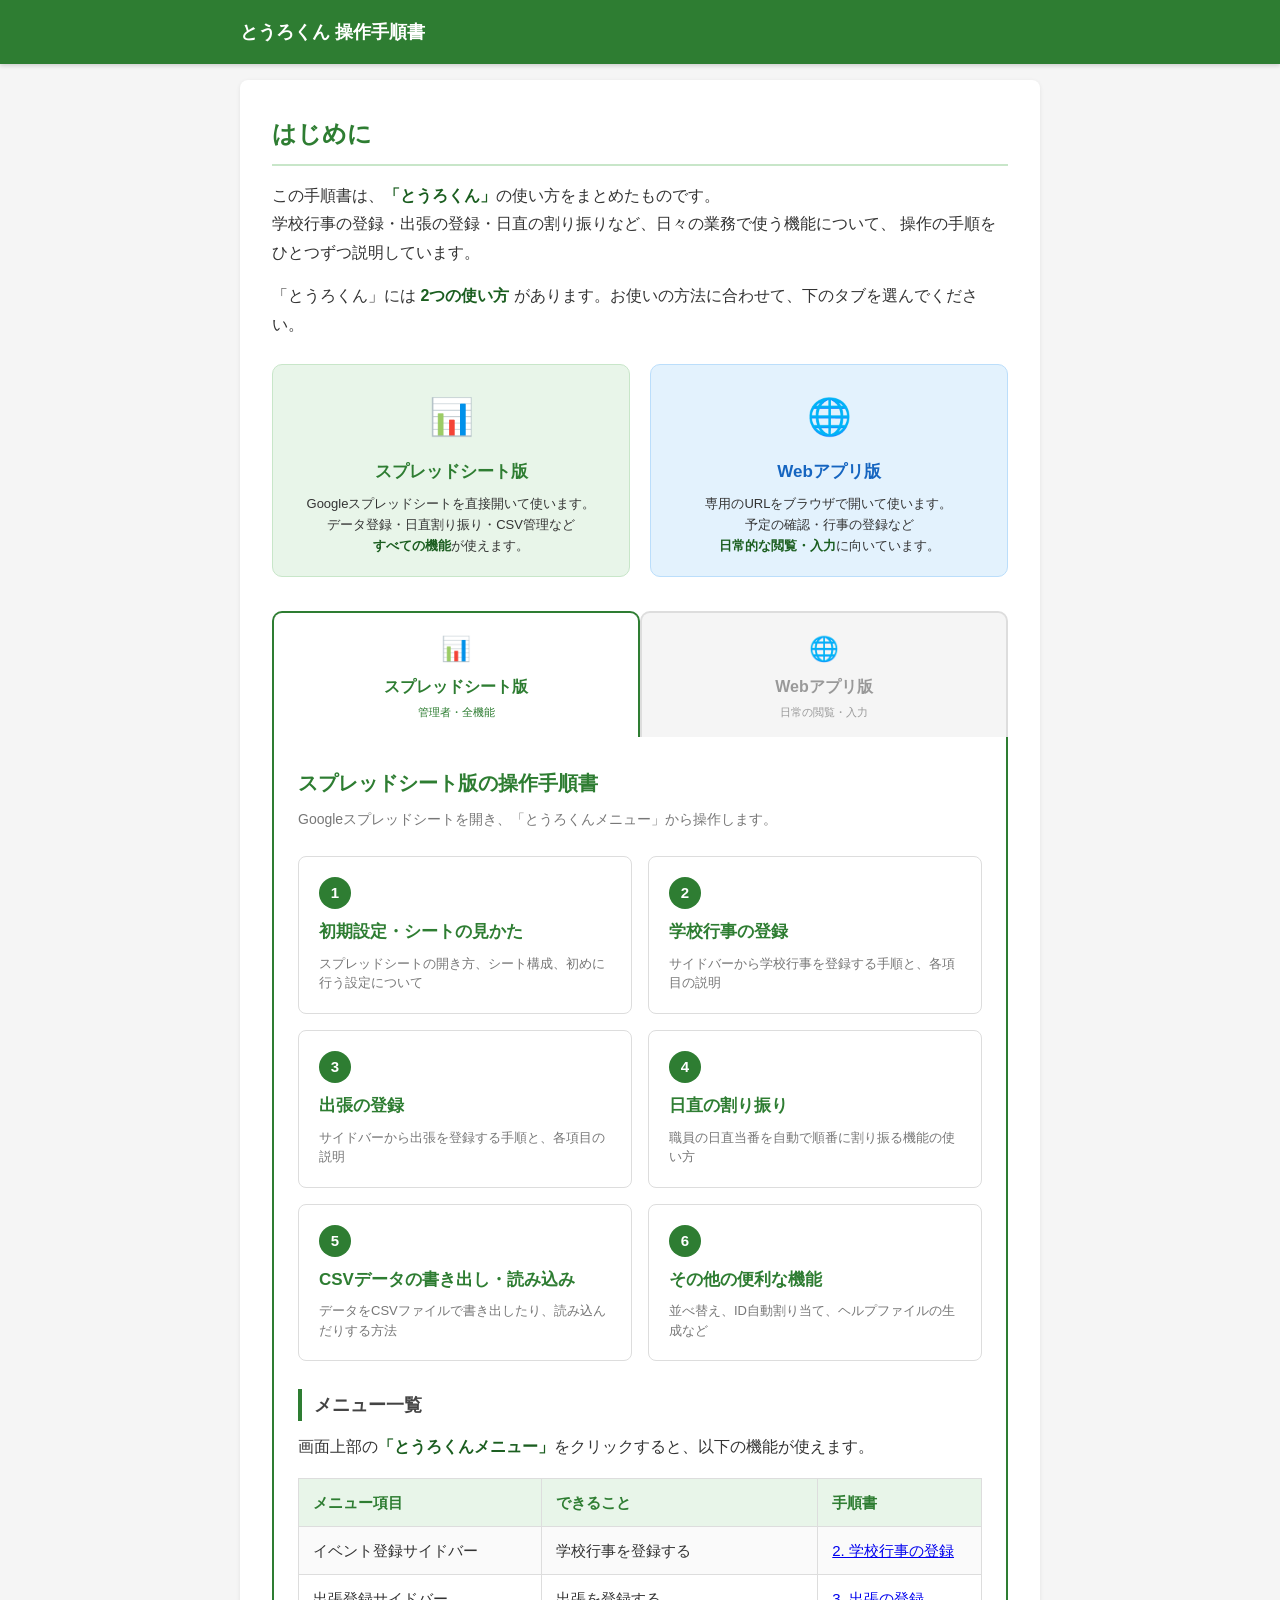
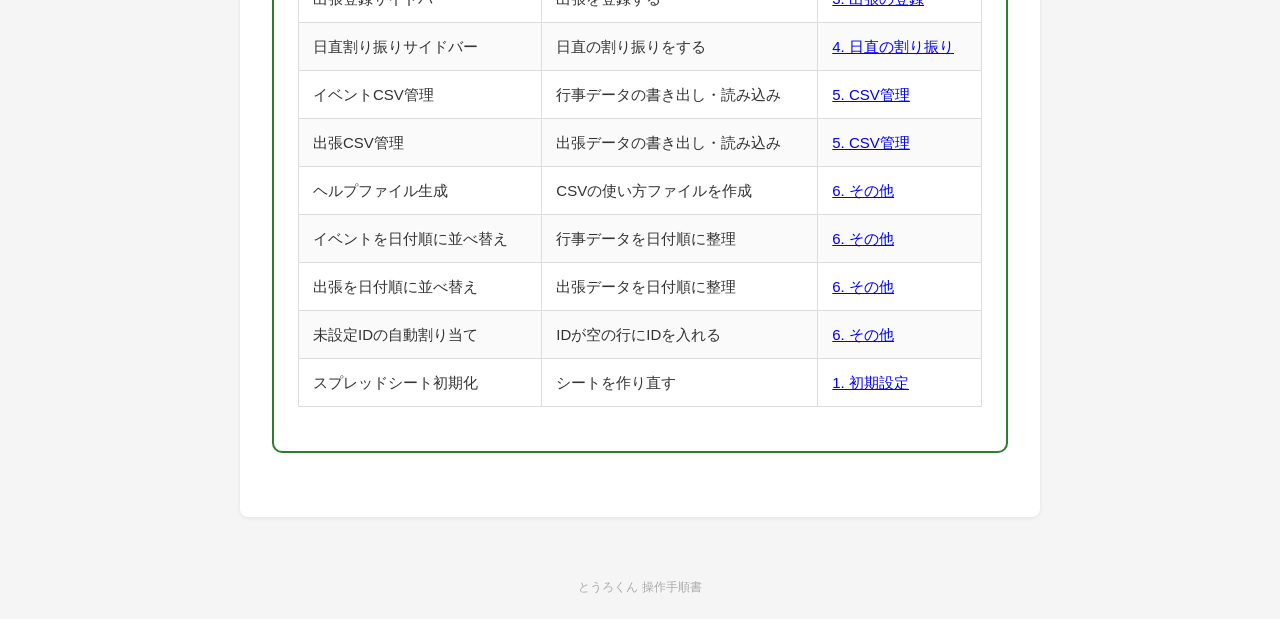
<file: index.html>
<!DOCTYPE html>
<html lang="ja">

<head>
  <meta charset="UTF-8">
  <meta name="viewport" content="width=device-width, initial-scale=1.0">
  <title>とうろくん 操作手順書</title>
  <link rel="stylesheet" href="style.css">
</head>

<body>
  <div class="header">
    <div class="header-inner">
      <h1><a href="index.html">とうろくん 操作手順書</a></h1>
    </div>
  </div>

  <div class="content">
    <h2>はじめに</h2>
    <p>
      この手順書は、<strong>「とうろくん」</strong>の使い方をまとめたものです。<br>
      学校行事の登録・出張の登録・日直の割り振りなど、日々の業務で使う機能について、
      操作の手順をひとつずつ説明しています。
    </p>

    <p>「とうろくん」には <strong>2つの使い方</strong> があります。お使いの方法に合わせて、下のタブを選んでください。</p>

    <!-- 2つの版の紹介ボックス -->
    <div class="version-intro">
      <div class="version-intro-box vi-ss">
        <div class="vi-icon">📊</div>
        <div class="vi-title">スプレッドシート版</div>
        <div class="vi-desc">
          Googleスプレッドシートを直接開いて使います。<br>
          データ登録・日直割り振り・CSV管理など<br>
          <strong>すべての機能</strong>が使えます。
        </div>
      </div>
      <div class="version-intro-box vi-web">
        <div class="vi-icon">🌐</div>
        <div class="vi-title">Webアプリ版</div>
        <div class="vi-desc">
          専用のURLをブラウザで開いて使います。<br>
          予定の確認・行事の登録など<br>
          <strong>日常的な閲覧・入力</strong>に向いています。
        </div>
      </div>
    </div>

    <!-- ========== タブ ========== -->
    <div class="version-tabs">
      <div class="version-tab tab-ss active" onclick="switchTab('ss')">
        <span class="tab-icon">📊</span>
        スプレッドシート版
        <span class="tab-sub">管理者・全機能</span>
      </div>
      <div class="version-tab tab-web" onclick="switchTab('web')">
        <span class="tab-icon">🌐</span>
        Webアプリ版
        <span class="tab-sub">日常の閲覧・入力</span>
      </div>
    </div>

    <!-- ========== スプレッドシート版コンテンツ ========== -->
    <div class="tab-content tab-ss-content active" id="tabSS">
      <div class="tab-heading">スプレッドシート版の操作手順書</div>
      <div class="tab-heading-desc">Googleスプレッドシートを開き、「とうろくんメニュー」から操作します。</div>

      <div class="card-grid">
        <a href="setup.html" class="card">
          <div class="card-number">1</div>
          <div class="card-title">初期設定・シートの見かた</div>
          <div class="card-desc">スプレッドシートの開き方、シート構成、初めに行う設定について</div>
        </a>
        <a href="event.html" class="card">
          <div class="card-number">2</div>
          <div class="card-title">学校行事の登録</div>
          <div class="card-desc">サイドバーから学校行事を登録する手順と、各項目の説明</div>
        </a>
        <a href="trip.html" class="card">
          <div class="card-number">3</div>
          <div class="card-title">出張の登録</div>
          <div class="card-desc">サイドバーから出張を登録する手順と、各項目の説明</div>
        </a>
        <a href="duty.html" class="card">
          <div class="card-number">4</div>
          <div class="card-title">日直の割り振り</div>
          <div class="card-desc">職員の日直当番を自動で順番に割り振る機能の使い方</div>
        </a>
        <a href="csv.html" class="card">
          <div class="card-number">5</div>
          <div class="card-title">CSVデータの書き出し・読み込み</div>
          <div class="card-desc">データをCSVファイルで書き出したり、読み込んだりする方法</div>
        </a>
        <a href="other.html" class="card">
          <div class="card-number">6</div>
          <div class="card-title">その他の便利な機能</div>
          <div class="card-desc">並べ替え、ID自動割り当て、ヘルプファイルの生成など</div>
        </a>
      </div>

      <h3 style="border-left-color: #2e7d32;">メニュー一覧</h3>
      <p>画面上部の<strong>「とうろくんメニュー」</strong>をクリックすると、以下の機能が使えます。</p>
      <table>
        <tr>
          <th>メニュー項目</th>
          <th>できること</th>
          <th>手順書</th>
        </tr>
        <tr>
          <td>イベント登録サイドバー</td>
          <td>学校行事を登録する</td>
          <td><a href="event.html">2. 学校行事の登録</a></td>
        </tr>
        <tr>
          <td>出張登録サイドバー</td>
          <td>出張を登録する</td>
          <td><a href="trip.html">3. 出張の登録</a></td>
        </tr>
        <tr>
          <td>日直割り振りサイドバー</td>
          <td>日直の割り振りをする</td>
          <td><a href="duty.html">4. 日直の割り振り</a></td>
        </tr>
        <tr>
          <td>イベントCSV管理</td>
          <td>行事データの書き出し・読み込み</td>
          <td><a href="csv.html">5. CSV管理</a></td>
        </tr>
        <tr>
          <td>出張CSV管理</td>
          <td>出張データの書き出し・読み込み</td>
          <td><a href="csv.html">5. CSV管理</a></td>
        </tr>
        <tr>
          <td>ヘルプファイル生成</td>
          <td>CSVの使い方ファイルを作成</td>
          <td><a href="other.html">6. その他</a></td>
        </tr>
        <tr>
          <td>イベントを日付順に並べ替え</td>
          <td>行事データを日付順に整理</td>
          <td><a href="other.html">6. その他</a></td>
        </tr>
        <tr>
          <td>出張を日付順に並べ替え</td>
          <td>出張データを日付順に整理</td>
          <td><a href="other.html">6. その他</a></td>
        </tr>
        <tr>
          <td>未設定IDの自動割り当て</td>
          <td>IDが空の行にIDを入れる</td>
          <td><a href="other.html">6. その他</a></td>
        </tr>
        <tr>
          <td>スプレッドシート初期化</td>
          <td>シートを作り直す</td>
          <td><a href="setup.html">1. 初期設定</a></td>
        </tr>
      </table>
    </div>

    <!-- ========== Webアプリ版コンテンツ ========== -->
    <div class="tab-content tab-web-content" id="tabWeb">
      <div class="tab-heading">Webアプリ版の操作手順書</div>
      <div class="tab-heading-desc">専用のURLをブラウザで開いて使います。スマホやタブレットでも利用できます。</div>

      <!-- スクリーンショット表示エリア -->
      <div class="img-container">
        <img src="img/webapp_preview.png" alt="とうろくん Webアプリ版の直感的な画面">
        <p class="img-caption">Webアプリ版の画面イメージ（機能により5つの表示モードを切り替え可能）</p>
      </div>

      <div class="card-grid">
        <a href="webapp.html" class="card">
          <div class="card-number">7</div>
          <div class="card-title">Webアプリの開き方と基本操作</div>
          <div class="card-desc">URLの開き方、画面の見かた、スプレッドシート版との違い</div>
        </a>
        <a href="webapp-views.html" class="card">
          <div class="card-number">8</div>
          <div class="card-title">5つの表示モード</div>
          <div class="card-desc">日・年間・月別・カレンダー・リストの各ビューの見かたと使い分け</div>
        </a>
        <a href="webapp-manage.html" class="card">
          <div class="card-number">9</div>
          <div class="card-title">行事・出張の登録と編集</div>
          <div class="card-desc">Webアプリから行事や出張を登録・編集・削除する方法</div>
        </a>
      </div>

      <h3 style="border-left-color: #1565c0;">Webアプリでできること</h3>
      <table>
        <tr>
          <th>機能</th>
          <th>説明</th>
          <th>手順書</th>
        </tr>
        <tr>
          <td>予定の確認</td>
          <td>5つの表示モードで行事・出張・日直をまとめて確認</td>
          <td><a href="webapp-views.html">8. 表示モード</a></td>
        </tr>
        <tr>
          <td>学校行事の登録</td>
          <td>「新規イベント登録」ボタンから行事を追加</td>
          <td><a href="webapp-manage.html">9. 登録と編集</a></td>
        </tr>
        <tr>
          <td>出張の登録</td>
          <td>「新規出張登録」ボタンから出張を追加</td>
          <td><a href="webapp-manage.html">9. 登録と編集</a></td>
        </tr>
        <tr>
          <td>行事の編集・削除</td>
          <td>予定をクリック→「編集」「削除」で変更や削除</td>
          <td><a href="webapp-manage.html">9. 登録と編集</a></td>
        </tr>
        <tr>
          <td>出張の編集・削除</td>
          <td>出張をクリック→「編集」「削除」で変更や削除</td>
          <td><a href="webapp-manage.html">9. 登録と編集</a></td>
        </tr>
        <tr>
          <td>ドラッグで日付変更</td>
          <td>カレンダー上で行事を移動</td>
          <td><a href="webapp-views.html">8. 表示モード</a></td>
        </tr>
        <tr>
          <td>資料リンク</td>
          <td>Googleドライブの資料を行事にリンク</td>
          <td><a href="webapp-manage.html">9. 登録と編集</a></td>
        </tr>
      </table>

      <div
        style="background:#e3f2fd; border-left:4px solid #1565c0; padding:12px 16px; margin:16px 0; border-radius:0 6px 6px 0; font-size:15px;">
        <strong style="color:#1565c0;">ポイント:</strong>
        日直の割り振りやCSV管理など、一部の管理機能はWebアプリ版では使えません。<br>
        それらの操作が必要な場合は、スプレッドシート版をお使いください。
      </div>
    </div>

  </div>

  <div class="footer">とうろくん 操作手順書</div>

  <script>
    function switchTab(type) {
      // タブボタン
      document.querySelector('.tab-ss').classList.toggle('active', type === 'ss');
      document.querySelector('.tab-web').classList.toggle('active', type === 'web');
      // タブコンテンツ
      document.getElementById('tabSS').classList.toggle('active', type === 'ss');
      document.getElementById('tabWeb').classList.toggle('active', type === 'web');
    }
  </script>
</body>

</html>
</file>
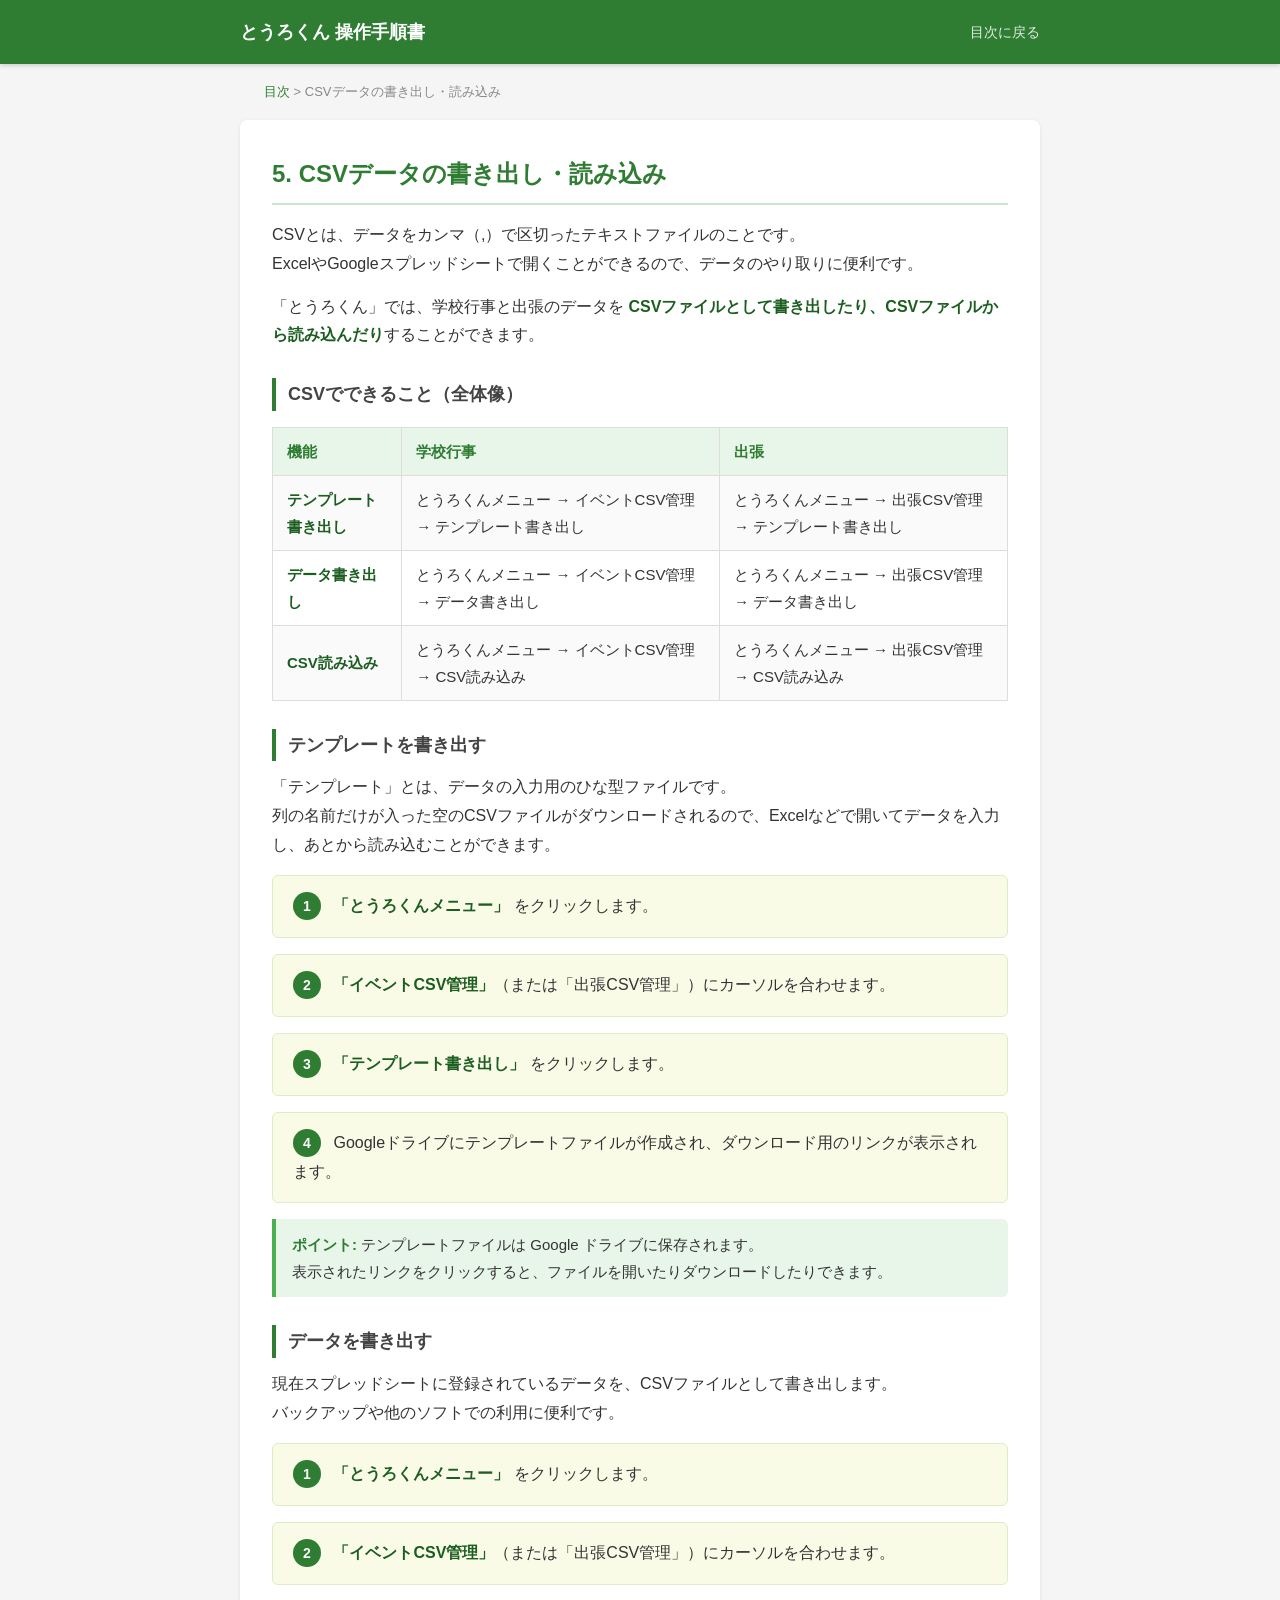
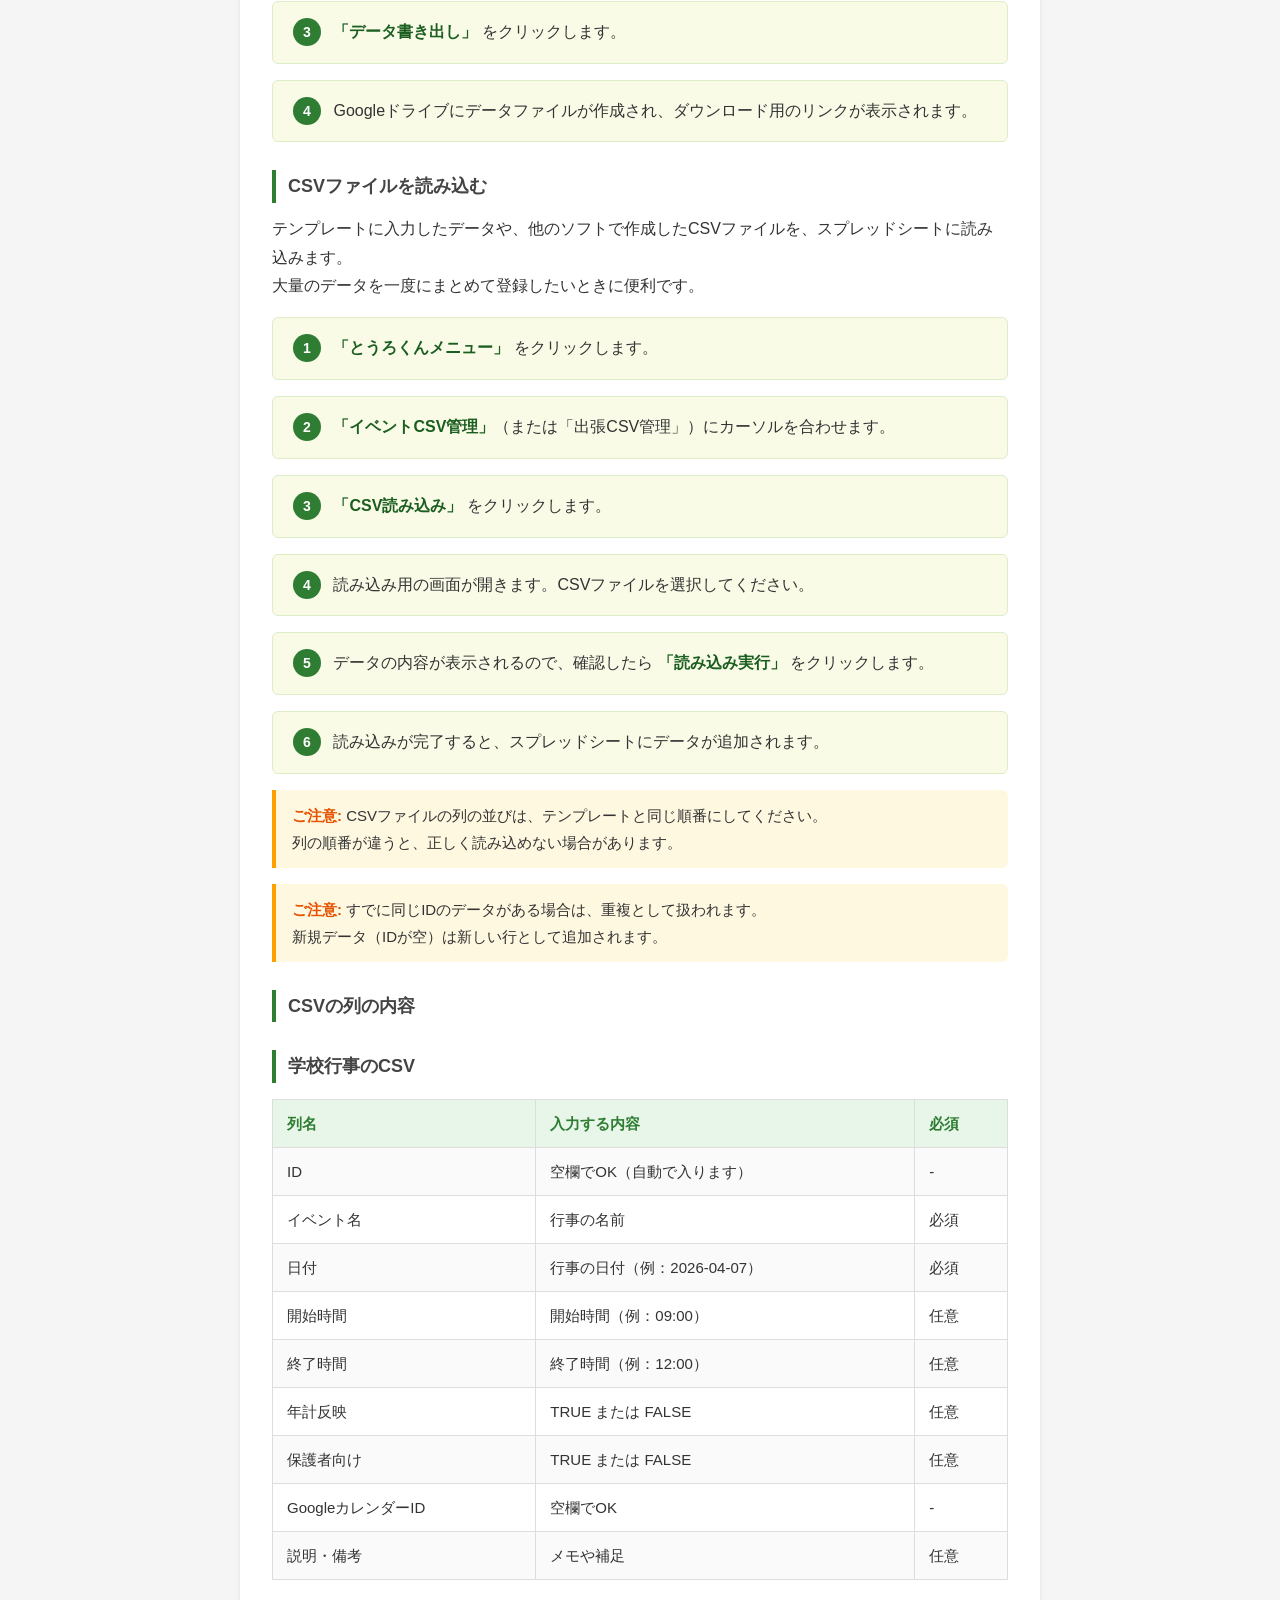
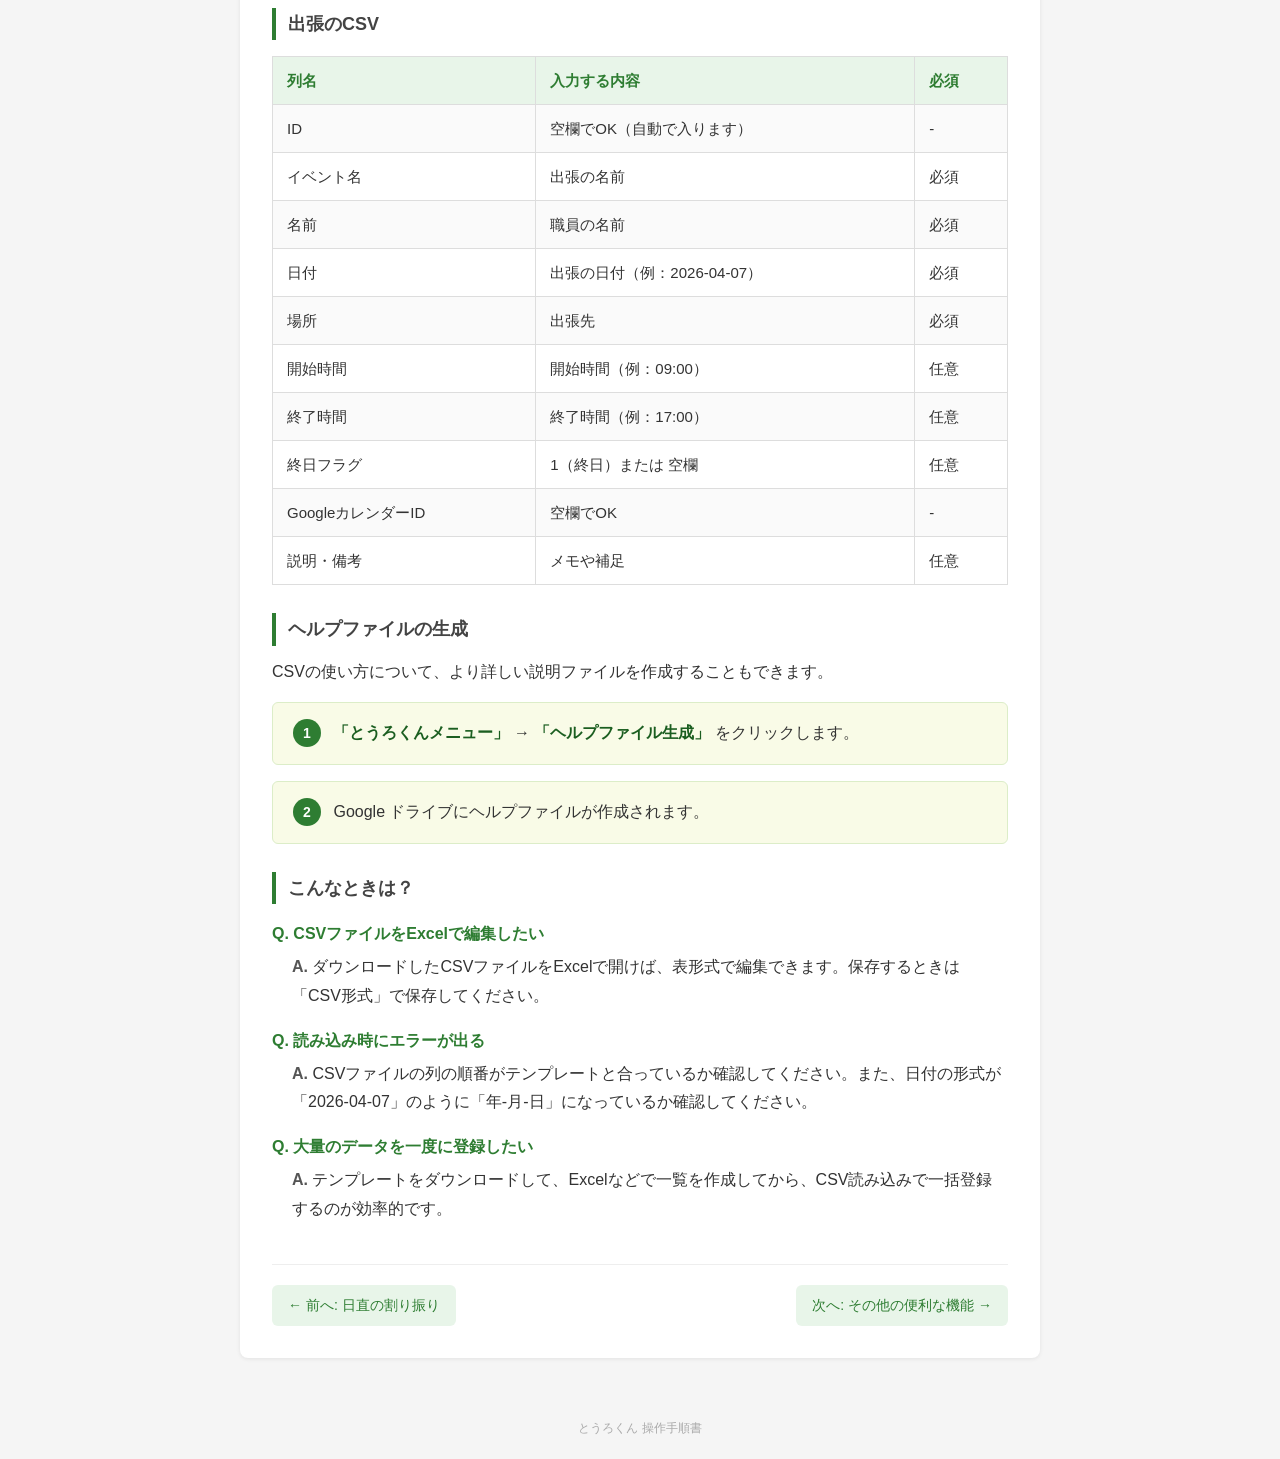
<file: csv.html>
<!DOCTYPE html>
<html lang="ja">
<head>
  <meta charset="UTF-8">
  <meta name="viewport" content="width=device-width, initial-scale=1.0">
  <title>CSVデータの書き出し・読み込み - とうろくん 操作手順書</title>
  <link rel="stylesheet" href="style.css">
</head>
<body>
  <div class="header">
    <div class="header-inner">
      <h1><a href="index.html">とうろくん 操作手順書</a></h1>
      <nav class="header-nav">
        <a href="index.html">目次に戻る</a>
      </nav>
    </div>
  </div>

  <div class="breadcrumb"><a href="index.html">目次</a> &gt; CSVデータの書き出し・読み込み</div>

  <div class="content">
    <h2>5. CSVデータの書き出し・読み込み</h2>

    <p>
      CSVとは、データをカンマ（,）で区切ったテキストファイルのことです。<br>
      ExcelやGoogleスプレッドシートで開くことができるので、データのやり取りに便利です。
    </p>
    <p>
      「とうろくん」では、学校行事と出張のデータを <strong>CSVファイルとして書き出したり、CSVファイルから読み込んだり</strong>することができます。
    </p>

    <!-- ============================================ -->
    <h3>CSVでできること（全体像）</h3>

    <table>
      <tr><th>機能</th><th>学校行事</th><th>出張</th></tr>
      <tr>
        <td><strong>テンプレート書き出し</strong></td>
        <td>とうろくんメニュー → イベントCSV管理 → テンプレート書き出し</td>
        <td>とうろくんメニュー → 出張CSV管理 → テンプレート書き出し</td>
      </tr>
      <tr>
        <td><strong>データ書き出し</strong></td>
        <td>とうろくんメニュー → イベントCSV管理 → データ書き出し</td>
        <td>とうろくんメニュー → 出張CSV管理 → データ書き出し</td>
      </tr>
      <tr>
        <td><strong>CSV読み込み</strong></td>
        <td>とうろくんメニュー → イベントCSV管理 → CSV読み込み</td>
        <td>とうろくんメニュー → 出張CSV管理 → CSV読み込み</td>
      </tr>
    </table>

    <!-- ============================================ -->
    <h3>テンプレートを書き出す</h3>

    <p>
      「テンプレート」とは、データの入力用のひな型ファイルです。<br>
      列の名前だけが入った空のCSVファイルがダウンロードされるので、Excelなどで開いてデータを入力し、あとから読み込むことができます。
    </p>

    <div class="step">
      <span class="step-number">1</span>
      <strong>「とうろくんメニュー」</strong> をクリックします。
    </div>
    <div class="step">
      <span class="step-number">2</span>
      <strong>「イベントCSV管理」</strong>（または「出張CSV管理」）にカーソルを合わせます。
    </div>
    <div class="step">
      <span class="step-number">3</span>
      <strong>「テンプレート書き出し」</strong> をクリックします。
    </div>
    <div class="step">
      <span class="step-number">4</span>
      Googleドライブにテンプレートファイルが作成され、ダウンロード用のリンクが表示されます。
    </div>

    <div class="tip">
      テンプレートファイルは Google ドライブに保存されます。<br>
      表示されたリンクをクリックすると、ファイルを開いたりダウンロードしたりできます。
    </div>

    <!-- ============================================ -->
    <h3>データを書き出す</h3>

    <p>
      現在スプレッドシートに登録されているデータを、CSVファイルとして書き出します。<br>
      バックアップや他のソフトでの利用に便利です。
    </p>

    <div class="step">
      <span class="step-number">1</span>
      <strong>「とうろくんメニュー」</strong> をクリックします。
    </div>
    <div class="step">
      <span class="step-number">2</span>
      <strong>「イベントCSV管理」</strong>（または「出張CSV管理」）にカーソルを合わせます。
    </div>
    <div class="step">
      <span class="step-number">3</span>
      <strong>「データ書き出し」</strong> をクリックします。
    </div>
    <div class="step">
      <span class="step-number">4</span>
      Googleドライブにデータファイルが作成され、ダウンロード用のリンクが表示されます。
    </div>

    <!-- ============================================ -->
    <h3>CSVファイルを読み込む</h3>

    <p>
      テンプレートに入力したデータや、他のソフトで作成したCSVファイルを、スプレッドシートに読み込みます。<br>
      大量のデータを一度にまとめて登録したいときに便利です。
    </p>

    <div class="step">
      <span class="step-number">1</span>
      <strong>「とうろくんメニュー」</strong> をクリックします。
    </div>
    <div class="step">
      <span class="step-number">2</span>
      <strong>「イベントCSV管理」</strong>（または「出張CSV管理」）にカーソルを合わせます。
    </div>
    <div class="step">
      <span class="step-number">3</span>
      <strong>「CSV読み込み」</strong> をクリックします。
    </div>
    <div class="step">
      <span class="step-number">4</span>
      読み込み用の画面が開きます。CSVファイルを選択してください。
    </div>
    <div class="step">
      <span class="step-number">5</span>
      データの内容が表示されるので、確認したら <strong>「読み込み実行」</strong> をクリックします。
    </div>
    <div class="step">
      <span class="step-number">6</span>
      読み込みが完了すると、スプレッドシートにデータが追加されます。
    </div>

    <div class="note">
      CSVファイルの列の並びは、テンプレートと同じ順番にしてください。<br>
      列の順番が違うと、正しく読み込めない場合があります。
    </div>

    <div class="note">
      すでに同じIDのデータがある場合は、重複として扱われます。<br>
      新規データ（IDが空）は新しい行として追加されます。
    </div>

    <!-- ============================================ -->
    <h3>CSVの列の内容</h3>

    <h3>学校行事のCSV</h3>
    <table>
      <tr><th>列名</th><th>入力する内容</th><th>必須</th></tr>
      <tr><td>ID</td><td>空欄でOK（自動で入ります）</td><td>-</td></tr>
      <tr><td>イベント名</td><td>行事の名前</td><td>必須</td></tr>
      <tr><td>日付</td><td>行事の日付（例：2026-04-07）</td><td>必須</td></tr>
      <tr><td>開始時間</td><td>開始時間（例：09:00）</td><td>任意</td></tr>
      <tr><td>終了時間</td><td>終了時間（例：12:00）</td><td>任意</td></tr>
      <tr><td>年計反映</td><td>TRUE または FALSE</td><td>任意</td></tr>
      <tr><td>保護者向け</td><td>TRUE または FALSE</td><td>任意</td></tr>
      <tr><td>GoogleカレンダーID</td><td>空欄でOK</td><td>-</td></tr>
      <tr><td>説明・備考</td><td>メモや補足</td><td>任意</td></tr>
    </table>

    <h3>出張のCSV</h3>
    <table>
      <tr><th>列名</th><th>入力する内容</th><th>必須</th></tr>
      <tr><td>ID</td><td>空欄でOK（自動で入ります）</td><td>-</td></tr>
      <tr><td>イベント名</td><td>出張の名前</td><td>必須</td></tr>
      <tr><td>名前</td><td>職員の名前</td><td>必須</td></tr>
      <tr><td>日付</td><td>出張の日付（例：2026-04-07）</td><td>必須</td></tr>
      <tr><td>場所</td><td>出張先</td><td>必須</td></tr>
      <tr><td>開始時間</td><td>開始時間（例：09:00）</td><td>任意</td></tr>
      <tr><td>終了時間</td><td>終了時間（例：17:00）</td><td>任意</td></tr>
      <tr><td>終日フラグ</td><td>1（終日）または 空欄</td><td>任意</td></tr>
      <tr><td>GoogleカレンダーID</td><td>空欄でOK</td><td>-</td></tr>
      <tr><td>説明・備考</td><td>メモや補足</td><td>任意</td></tr>
    </table>

    <!-- ============================================ -->
    <h3>ヘルプファイルの生成</h3>

    <p>
      CSVの使い方について、より詳しい説明ファイルを作成することもできます。
    </p>

    <div class="step">
      <span class="step-number">1</span>
      <strong>「とうろくんメニュー」</strong> → <strong>「ヘルプファイル生成」</strong> をクリックします。
    </div>
    <div class="step">
      <span class="step-number">2</span>
      Google ドライブにヘルプファイルが作成されます。
    </div>

    <!-- ============================================ -->
    <h3>こんなときは？</h3>

    <dl class="qa">
      <dt>CSVファイルをExcelで編集したい</dt>
      <dd>ダウンロードしたCSVファイルをExcelで開けば、表形式で編集できます。保存するときは「CSV形式」で保存してください。</dd>

      <dt>読み込み時にエラーが出る</dt>
      <dd>CSVファイルの列の順番がテンプレートと合っているか確認してください。また、日付の形式が「2026-04-07」のように「年-月-日」になっているか確認してください。</dd>

      <dt>大量のデータを一度に登録したい</dt>
      <dd>テンプレートをダウンロードして、Excelなどで一覧を作成してから、CSV読み込みで一括登録するのが効率的です。</dd>
    </dl>

    <div class="page-nav">
      <a href="duty.html">&larr; 前へ: 日直の割り振り</a>
      <a href="other.html">次へ: その他の便利な機能 &rarr;</a>
    </div>
  </div>

  <div class="footer">とうろくん 操作手順書</div>
</body>
</html>
</file>
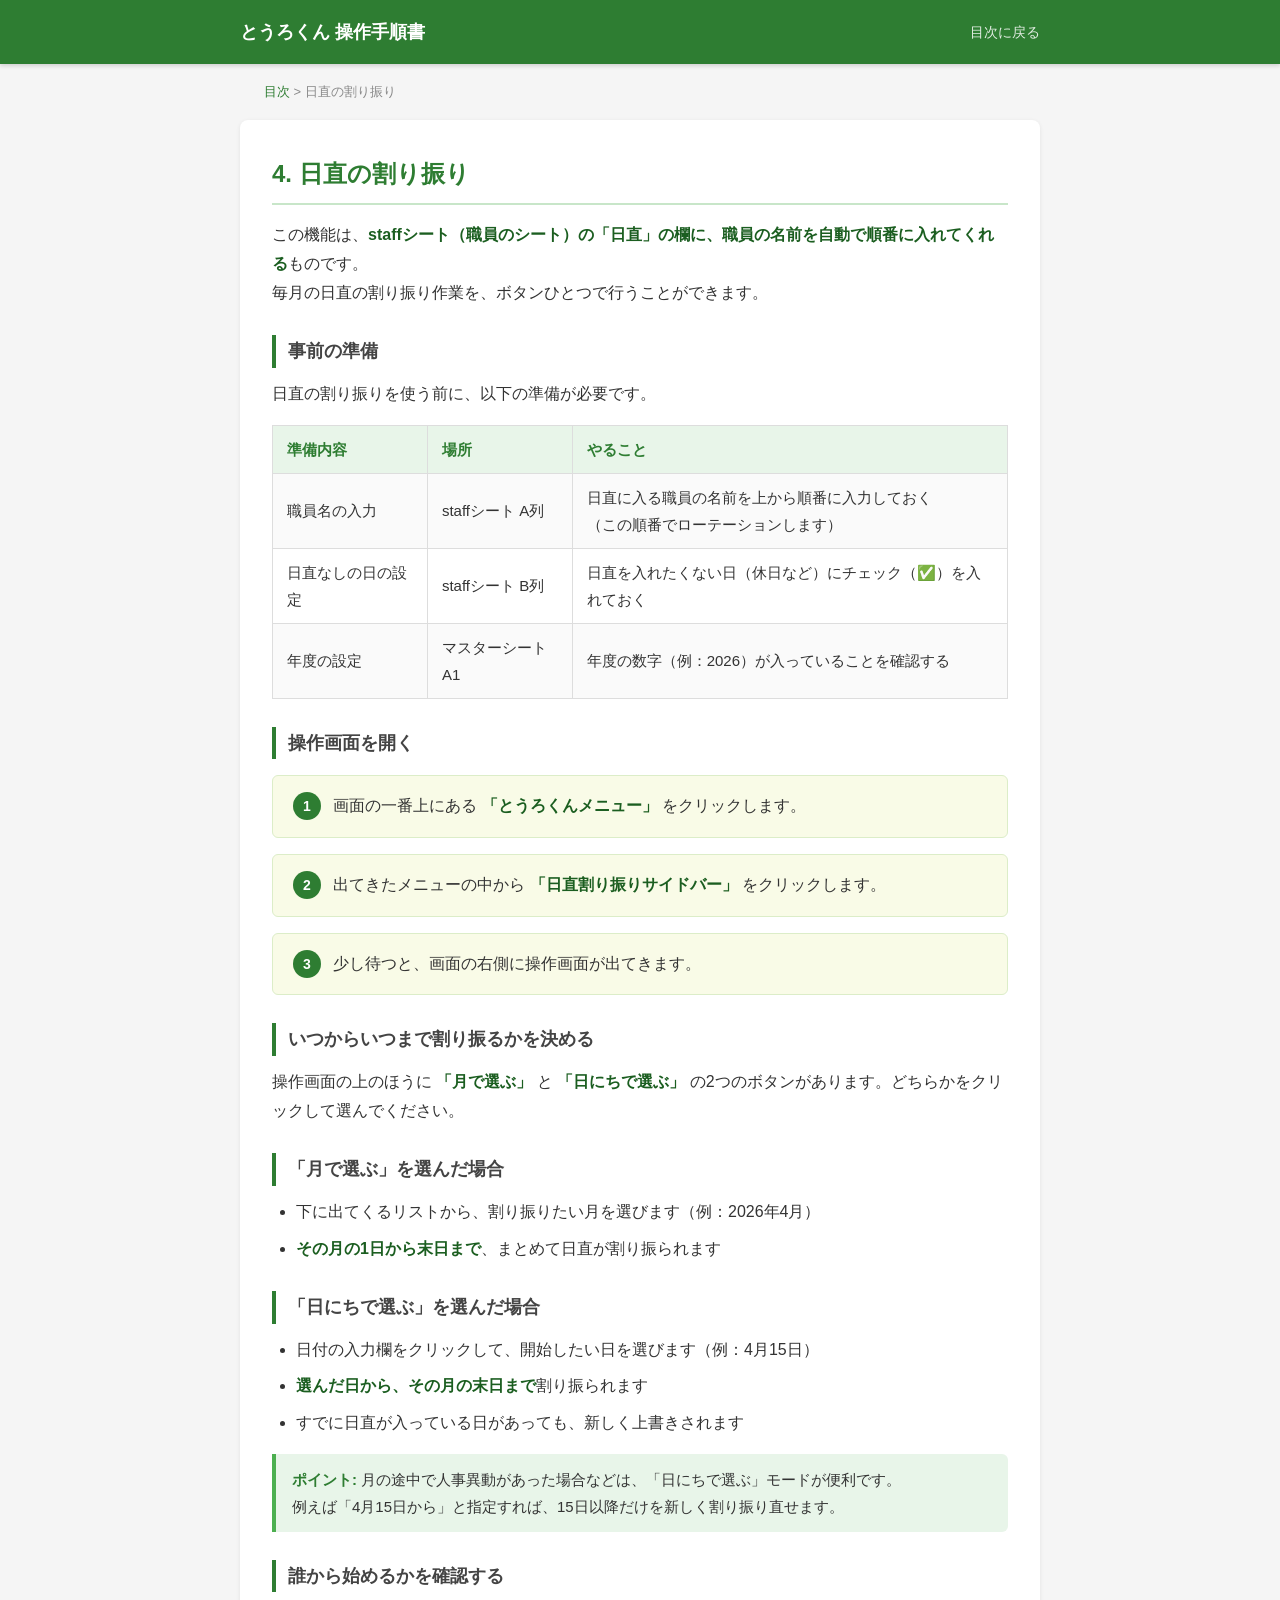
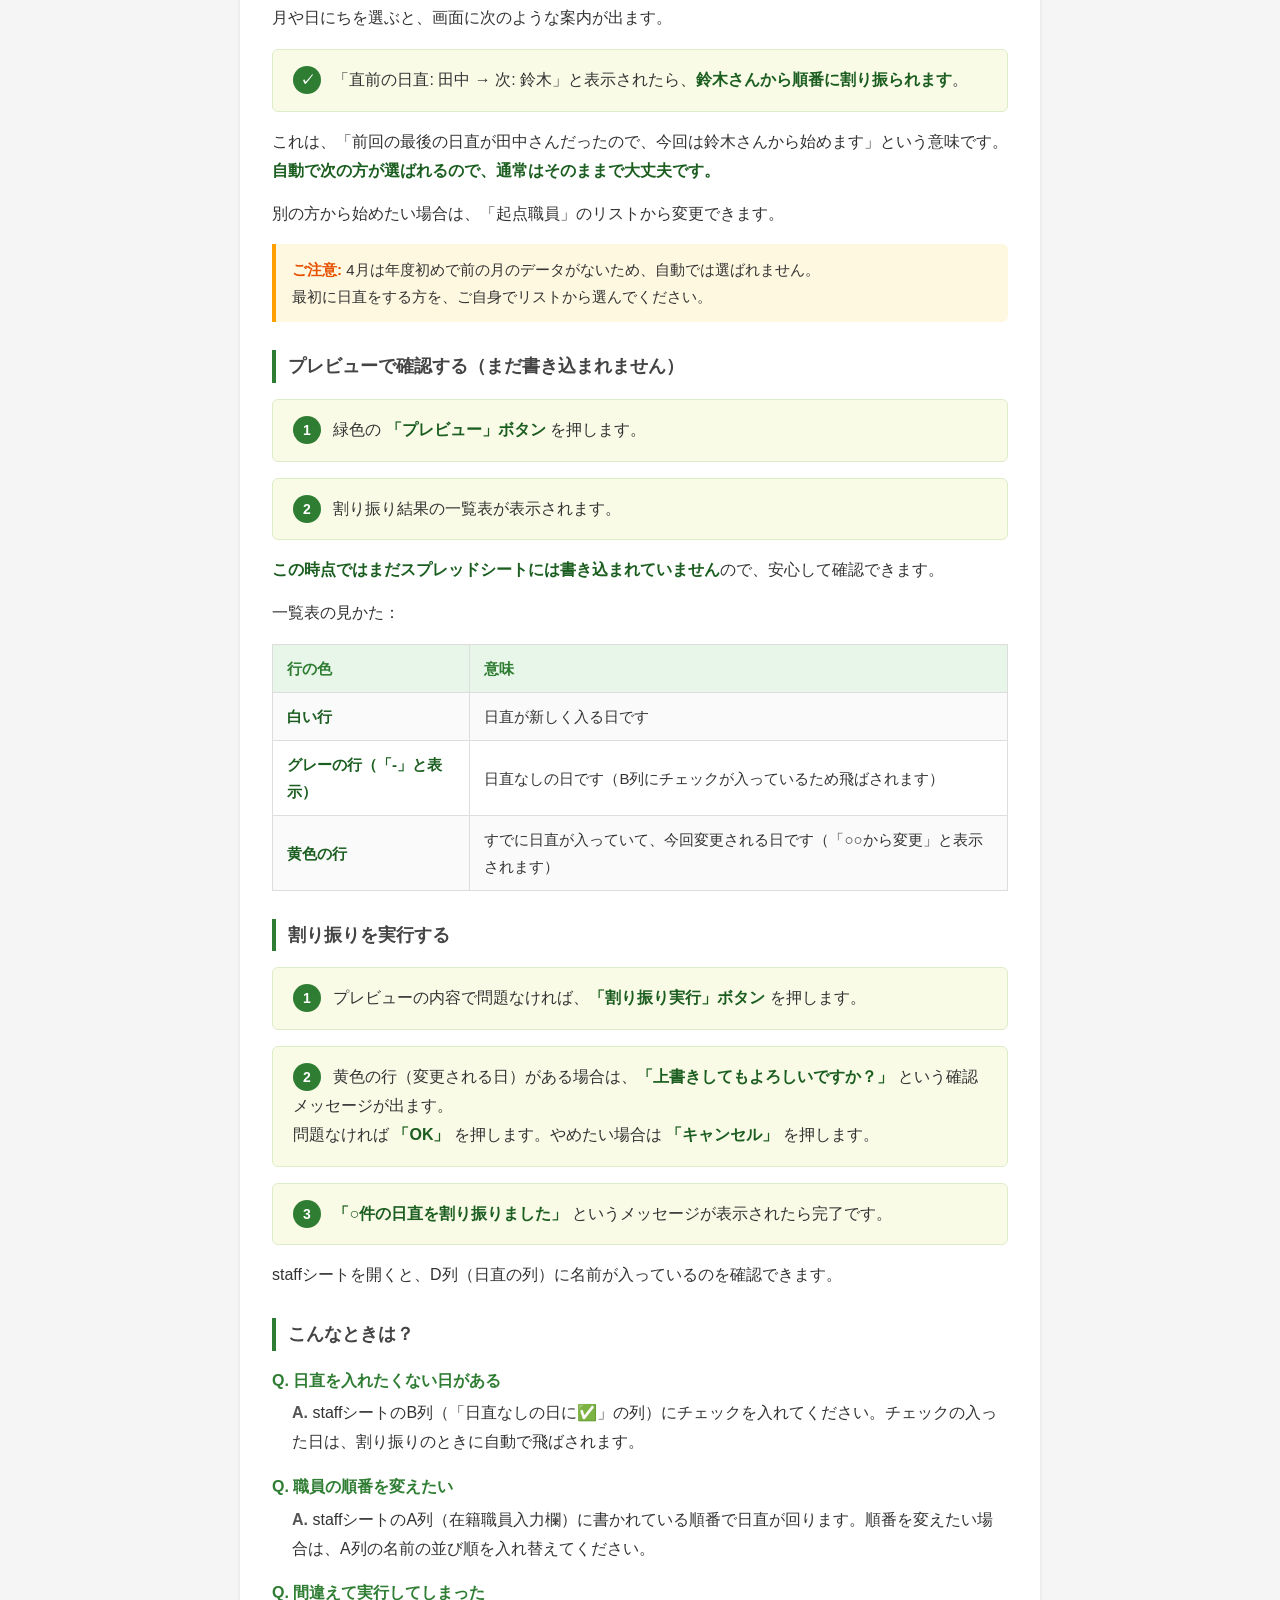
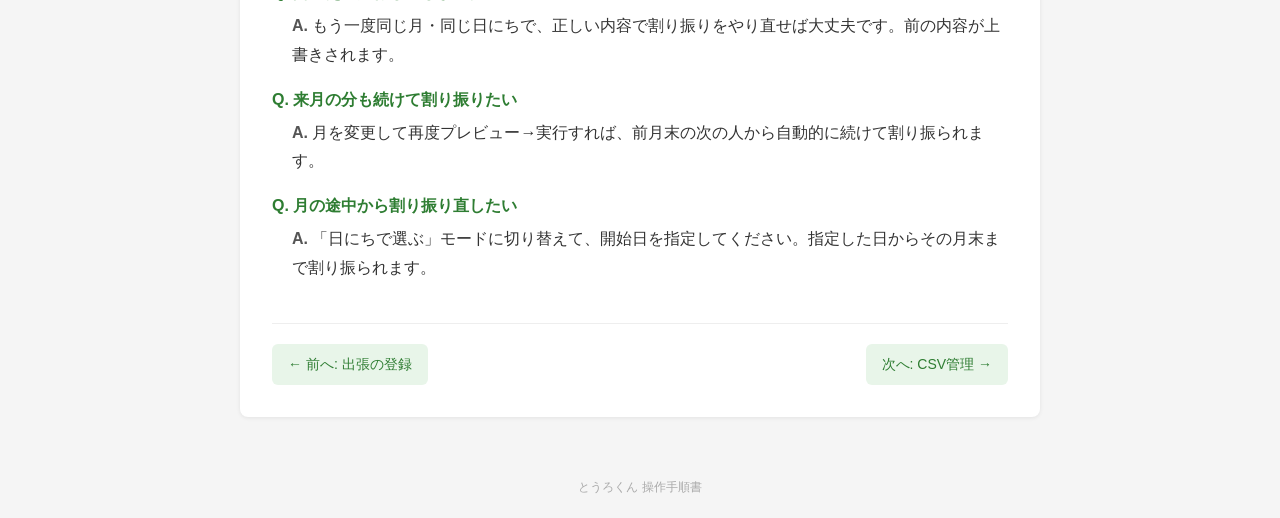
<file: duty.html>
<!DOCTYPE html>
<html lang="ja">
<head>
  <meta charset="UTF-8">
  <meta name="viewport" content="width=device-width, initial-scale=1.0">
  <title>日直の割り振り - とうろくん 操作手順書</title>
  <link rel="stylesheet" href="style.css">
</head>
<body>
  <div class="header">
    <div class="header-inner">
      <h1><a href="index.html">とうろくん 操作手順書</a></h1>
      <nav class="header-nav">
        <a href="index.html">目次に戻る</a>
      </nav>
    </div>
  </div>

  <div class="breadcrumb"><a href="index.html">目次</a> &gt; 日直の割り振り</div>

  <div class="content">
    <h2>4. 日直の割り振り</h2>

    <p>
      この機能は、<strong>staffシート（職員のシート）の「日直」の欄に、職員の名前を自動で順番に入れてくれる</strong>ものです。<br>
      毎月の日直の割り振り作業を、ボタンひとつで行うことができます。
    </p>

    <!-- ============================================ -->
    <h3>事前の準備</h3>

    <p>日直の割り振りを使う前に、以下の準備が必要です。</p>

    <table>
      <tr><th>準備内容</th><th>場所</th><th>やること</th></tr>
      <tr>
        <td>職員名の入力</td>
        <td>staffシート A列</td>
        <td>日直に入る職員の名前を上から順番に入力しておく<br>（この順番でローテーションします）</td>
      </tr>
      <tr>
        <td>日直なしの日の設定</td>
        <td>staffシート B列</td>
        <td>日直を入れたくない日（休日など）にチェック（✅）を入れておく</td>
      </tr>
      <tr>
        <td>年度の設定</td>
        <td>マスターシート A1</td>
        <td>年度の数字（例：2026）が入っていることを確認する</td>
      </tr>
    </table>

    <!-- ============================================ -->
    <h3>操作画面を開く</h3>

    <div class="step">
      <span class="step-number">1</span>
      画面の一番上にある <strong>「とうろくんメニュー」</strong> をクリックします。
    </div>
    <div class="step">
      <span class="step-number">2</span>
      出てきたメニューの中から <strong>「日直割り振りサイドバー」</strong> をクリックします。
    </div>
    <div class="step">
      <span class="step-number">3</span>
      少し待つと、画面の右側に操作画面が出てきます。
    </div>

    <!-- ============================================ -->
    <h3>いつからいつまで割り振るかを決める</h3>

    <p>操作画面の上のほうに <strong>「月で選ぶ」</strong> と <strong>「日にちで選ぶ」</strong> の2つのボタンがあります。どちらかをクリックして選んでください。</p>

    <h3>「月で選ぶ」を選んだ場合</h3>
    <ul>
      <li>下に出てくるリストから、割り振りたい月を選びます（例：2026年4月）</li>
      <li><strong>その月の1日から末日まで</strong>、まとめて日直が割り振られます</li>
    </ul>

    <h3>「日にちで選ぶ」を選んだ場合</h3>
    <ul>
      <li>日付の入力欄をクリックして、開始したい日を選びます（例：4月15日）</li>
      <li><strong>選んだ日から、その月の末日まで</strong>割り振られます</li>
      <li>すでに日直が入っている日があっても、新しく上書きされます</li>
    </ul>

    <div class="tip">
      月の途中で人事異動があった場合などは、「日にちで選ぶ」モードが便利です。<br>
      例えば「4月15日から」と指定すれば、15日以降だけを新しく割り振り直せます。
    </div>

    <!-- ============================================ -->
    <h3>誰から始めるかを確認する</h3>

    <p>月や日にちを選ぶと、画面に次のような案内が出ます。</p>

    <div class="step">
      <span class="step-number">&#10003;</span>
      「直前の日直: 田中 → 次: 鈴木」と表示されたら、<strong>鈴木さんから順番に割り振られます</strong>。
    </div>

    <p>
      これは、「前回の最後の日直が田中さんだったので、今回は鈴木さんから始めます」という意味です。<br>
      <strong>自動で次の方が選ばれるので、通常はそのままで大丈夫です。</strong>
    </p>

    <p>別の方から始めたい場合は、「起点職員」のリストから変更できます。</p>

    <div class="note">
      4月は年度初めで前の月のデータがないため、自動では選ばれません。<br>
      最初に日直をする方を、ご自身でリストから選んでください。
    </div>

    <!-- ============================================ -->
    <h3>プレビューで確認する（まだ書き込まれません）</h3>

    <div class="step">
      <span class="step-number">1</span>
      緑色の <strong>「プレビュー」ボタン</strong> を押します。
    </div>
    <div class="step">
      <span class="step-number">2</span>
      割り振り結果の一覧表が表示されます。
    </div>

    <p><strong>この時点ではまだスプレッドシートには書き込まれていません</strong>ので、安心して確認できます。</p>

    <p>一覧表の見かた：</p>
    <table>
      <tr><th>行の色</th><th>意味</th></tr>
      <tr>
        <td><strong>白い行</strong></td>
        <td>日直が新しく入る日です</td>
      </tr>
      <tr>
        <td><strong>グレーの行（「-」と表示）</strong></td>
        <td>日直なしの日です（B列にチェックが入っているため飛ばされます）</td>
      </tr>
      <tr>
        <td><strong>黄色の行</strong></td>
        <td>すでに日直が入っていて、今回変更される日です（「○○から変更」と表示されます）</td>
      </tr>
    </table>

    <!-- ============================================ -->
    <h3>割り振りを実行する</h3>

    <div class="step">
      <span class="step-number">1</span>
      プレビューの内容で問題なければ、<strong>「割り振り実行」ボタン</strong> を押します。
    </div>
    <div class="step">
      <span class="step-number">2</span>
      黄色の行（変更される日）がある場合は、<strong>「上書きしてもよろしいですか？」</strong> という確認メッセージが出ます。<br>
      問題なければ <strong>「OK」</strong> を押します。やめたい場合は <strong>「キャンセル」</strong> を押します。
    </div>
    <div class="step">
      <span class="step-number">3</span>
      <strong>「○件の日直を割り振りました」</strong> というメッセージが表示されたら完了です。
    </div>

    <p>staffシートを開くと、D列（日直の列）に名前が入っているのを確認できます。</p>

    <!-- ============================================ -->
    <h3>こんなときは？</h3>

    <dl class="qa">
      <dt>日直を入れたくない日がある</dt>
      <dd>staffシートのB列（「日直なしの日に✅」の列）にチェックを入れてください。チェックの入った日は、割り振りのときに自動で飛ばされます。</dd>

      <dt>職員の順番を変えたい</dt>
      <dd>staffシートのA列（在籍職員入力欄）に書かれている順番で日直が回ります。順番を変えたい場合は、A列の名前の並び順を入れ替えてください。</dd>

      <dt>間違えて実行してしまった</dt>
      <dd>もう一度同じ月・同じ日にちで、正しい内容で割り振りをやり直せば大丈夫です。前の内容が上書きされます。</dd>

      <dt>来月の分も続けて割り振りたい</dt>
      <dd>月を変更して再度プレビュー→実行すれば、前月末の次の人から自動的に続けて割り振られます。</dd>

      <dt>月の途中から割り振り直したい</dt>
      <dd>「日にちで選ぶ」モードに切り替えて、開始日を指定してください。指定した日からその月末まで割り振られます。</dd>
    </dl>

    <div class="page-nav">
      <a href="trip.html">&larr; 前へ: 出張の登録</a>
      <a href="csv.html">次へ: CSV管理 &rarr;</a>
    </div>
  </div>

  <div class="footer">とうろくん 操作手順書</div>
</body>
</html>
</file>
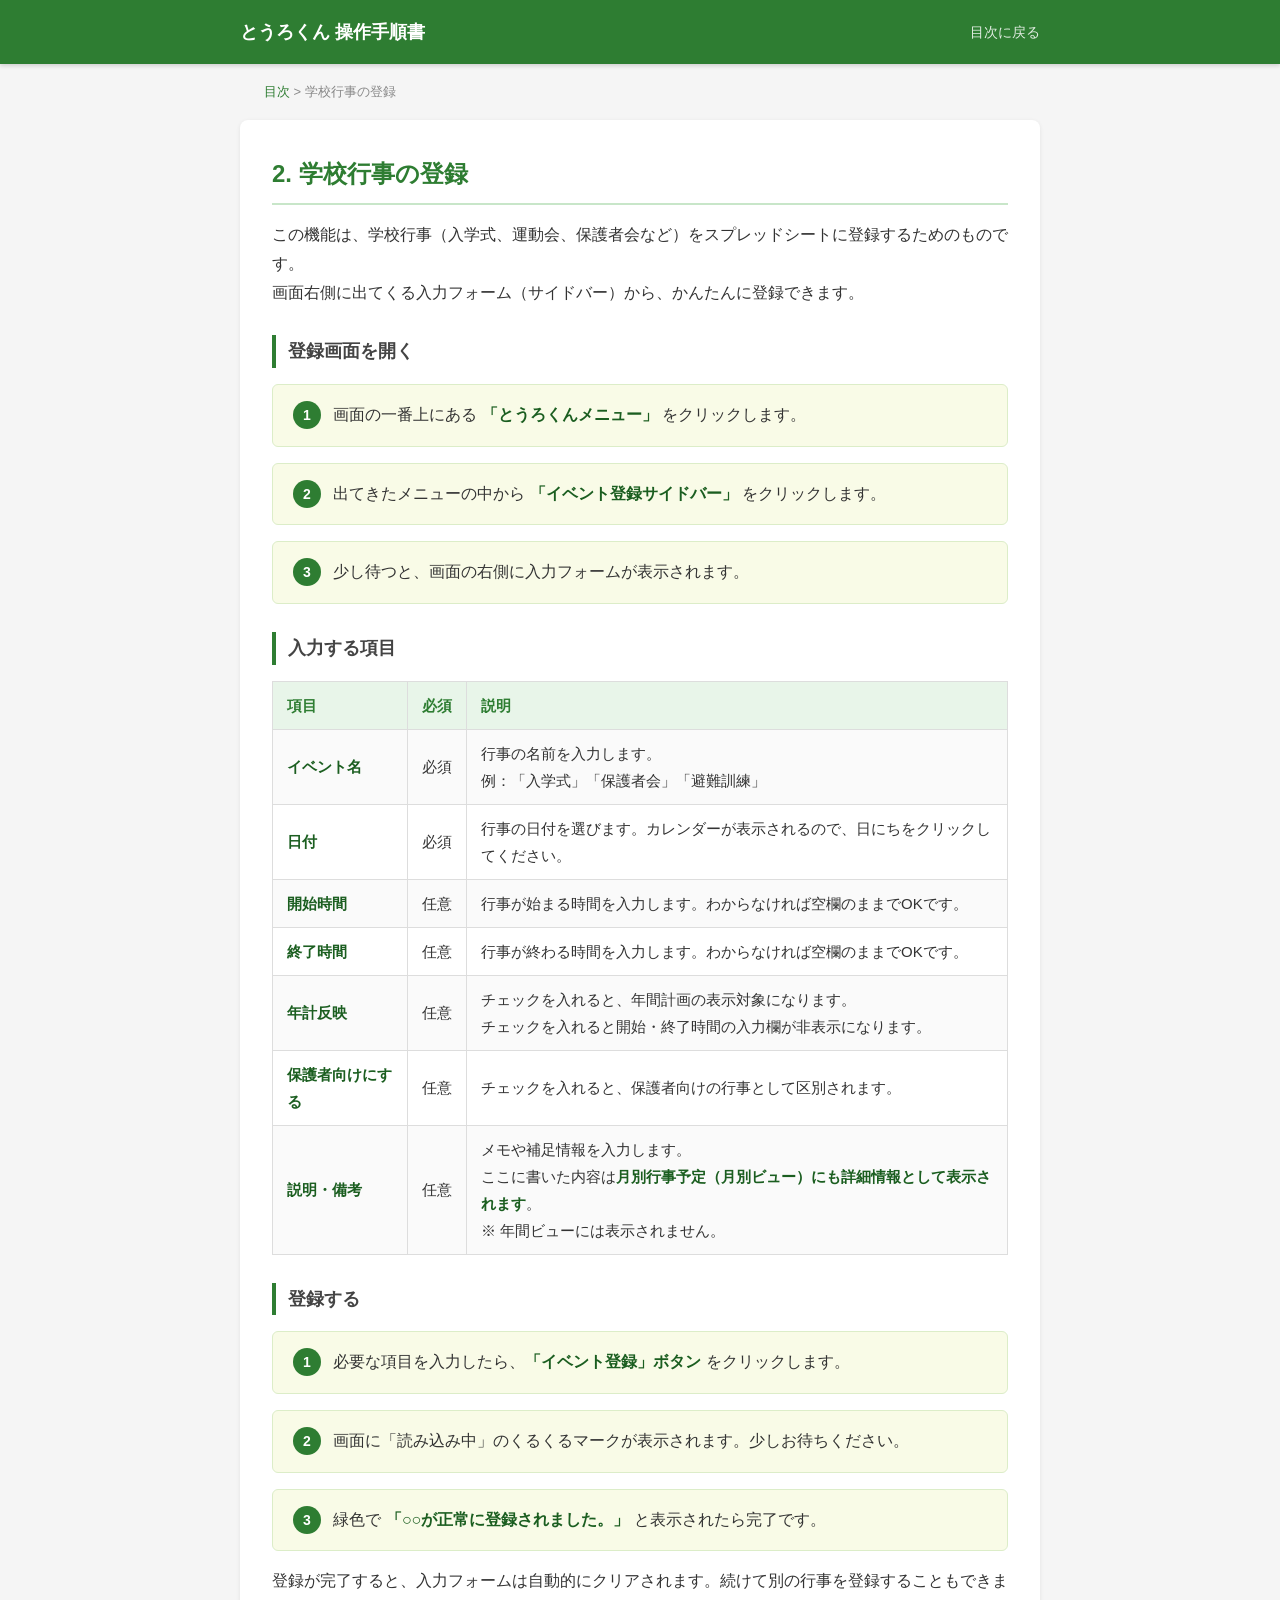
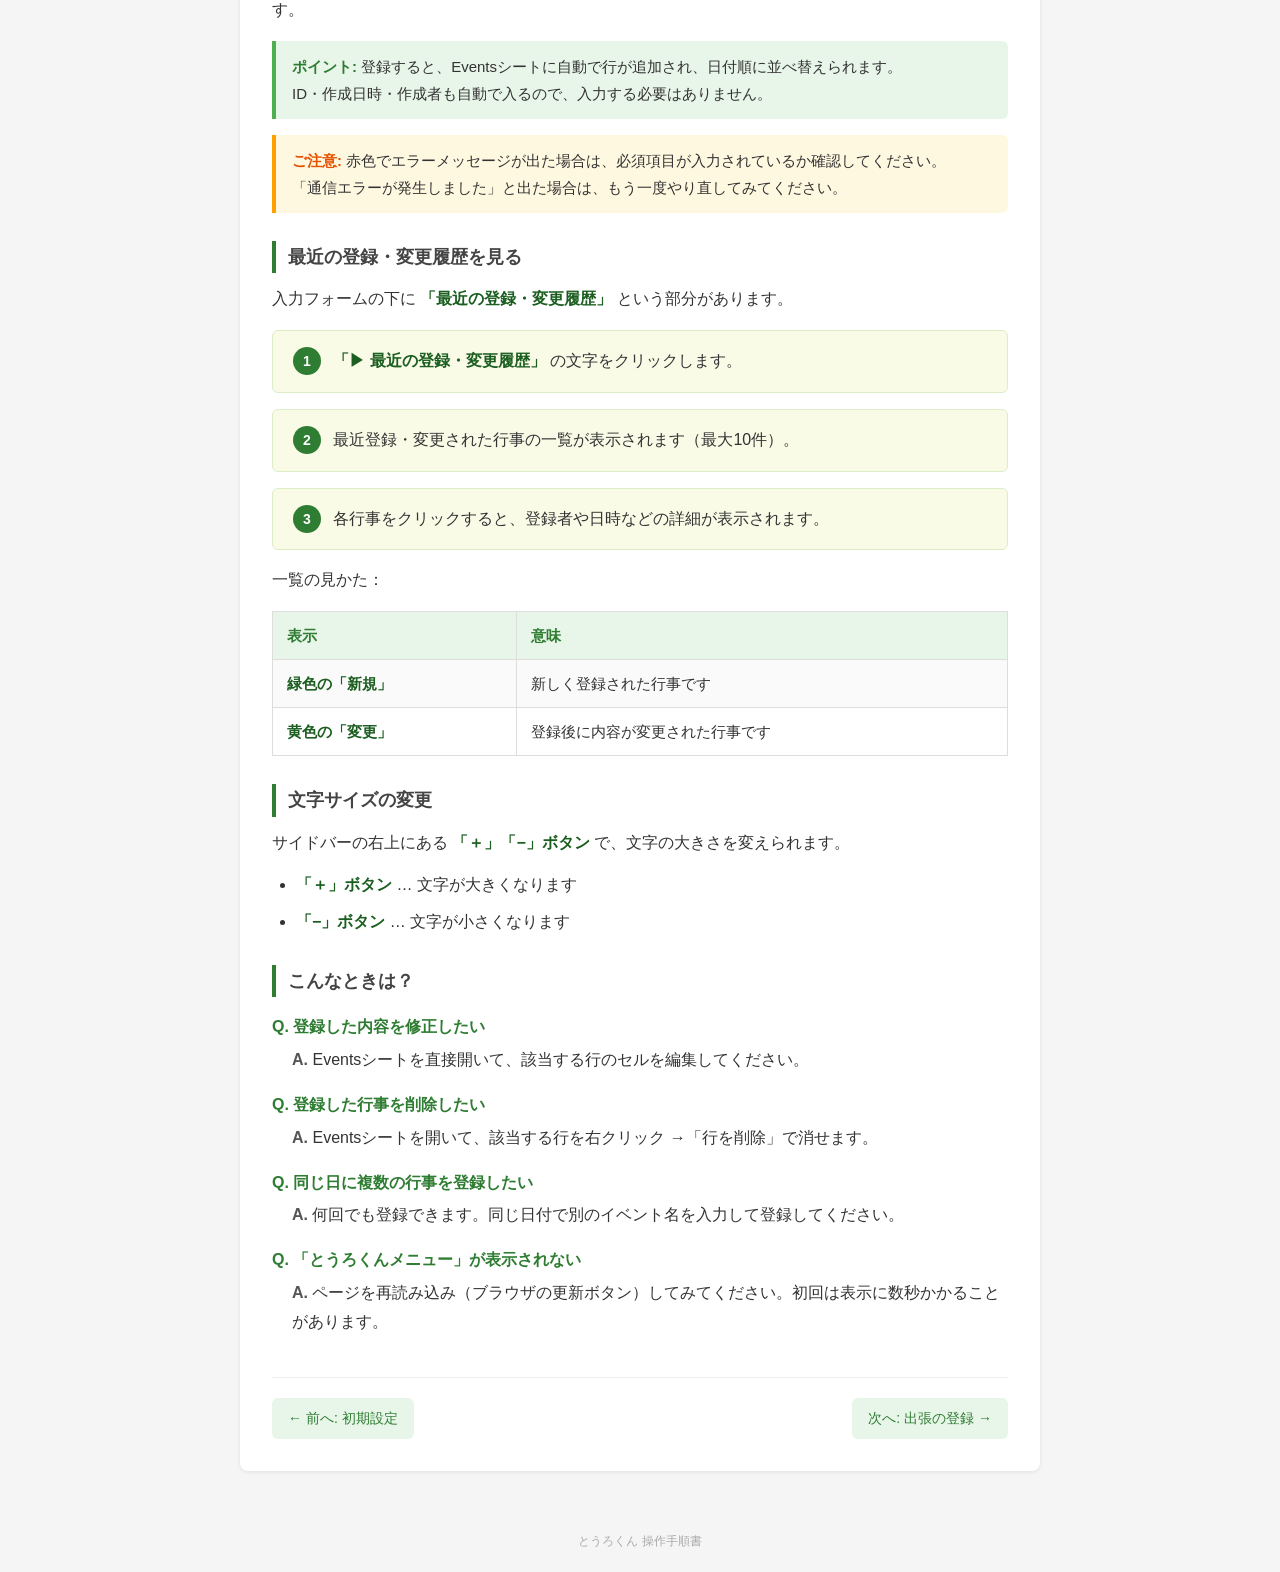
<file: event.html>
<!DOCTYPE html>
<html lang="ja">
<head>
  <meta charset="UTF-8">
  <meta name="viewport" content="width=device-width, initial-scale=1.0">
  <title>学校行事の登録 - とうろくん 操作手順書</title>
  <link rel="stylesheet" href="style.css">
</head>
<body>
  <div class="header">
    <div class="header-inner">
      <h1><a href="index.html">とうろくん 操作手順書</a></h1>
      <nav class="header-nav">
        <a href="index.html">目次に戻る</a>
      </nav>
    </div>
  </div>

  <div class="breadcrumb"><a href="index.html">目次</a> &gt; 学校行事の登録</div>

  <div class="content">
    <h2>2. 学校行事の登録</h2>

    <p>
      この機能は、学校行事（入学式、運動会、保護者会など）をスプレッドシートに登録するためのものです。<br>
      画面右側に出てくる入力フォーム（サイドバー）から、かんたんに登録できます。
    </p>

    <!-- ============================================ -->
    <h3>登録画面を開く</h3>

    <div class="step">
      <span class="step-number">1</span>
      画面の一番上にある <strong>「とうろくんメニュー」</strong> をクリックします。
    </div>
    <div class="step">
      <span class="step-number">2</span>
      出てきたメニューの中から <strong>「イベント登録サイドバー」</strong> をクリックします。
    </div>
    <div class="step">
      <span class="step-number">3</span>
      少し待つと、画面の右側に入力フォームが表示されます。
    </div>

    <!-- ============================================ -->
    <h3>入力する項目</h3>

    <table>
      <tr><th>項目</th><th>必須</th><th>説明</th></tr>
      <tr>
        <td><strong>イベント名</strong></td>
        <td>必須</td>
        <td>行事の名前を入力します。<br>例：「入学式」「保護者会」「避難訓練」</td>
      </tr>
      <tr>
        <td><strong>日付</strong></td>
        <td>必須</td>
        <td>行事の日付を選びます。カレンダーが表示されるので、日にちをクリックしてください。</td>
      </tr>
      <tr>
        <td><strong>開始時間</strong></td>
        <td>任意</td>
        <td>行事が始まる時間を入力します。わからなければ空欄のままでOKです。</td>
      </tr>
      <tr>
        <td><strong>終了時間</strong></td>
        <td>任意</td>
        <td>行事が終わる時間を入力します。わからなければ空欄のままでOKです。</td>
      </tr>
      <tr>
        <td><strong>年計反映</strong></td>
        <td>任意</td>
        <td>チェックを入れると、年間計画の表示対象になります。<br>チェックを入れると開始・終了時間の入力欄が非表示になります。</td>
      </tr>
      <tr>
        <td><strong>保護者向けにする</strong></td>
        <td>任意</td>
        <td>チェックを入れると、保護者向けの行事として区別されます。</td>
      </tr>
      <tr>
        <td><strong>説明・備考</strong></td>
        <td>任意</td>
        <td>メモや補足情報を入力します。<br>ここに書いた内容は<strong>月別行事予定（月別ビュー）にも詳細情報として表示されます</strong>。<br>※ 年間ビューには表示されません。</td>
      </tr>
    </table>

    <!-- ============================================ -->
    <h3>登録する</h3>

    <div class="step">
      <span class="step-number">1</span>
      必要な項目を入力したら、<strong>「イベント登録」ボタン</strong> をクリックします。
    </div>
    <div class="step">
      <span class="step-number">2</span>
      画面に「読み込み中」のくるくるマークが表示されます。少しお待ちください。
    </div>
    <div class="step">
      <span class="step-number">3</span>
      緑色で <strong>「○○が正常に登録されました。」</strong> と表示されたら完了です。
    </div>

    <p>登録が完了すると、入力フォームは自動的にクリアされます。続けて別の行事を登録することもできます。</p>

    <div class="tip">
      登録すると、Eventsシートに自動で行が追加され、日付順に並べ替えられます。<br>
      ID・作成日時・作成者も自動で入るので、入力する必要はありません。
    </div>

    <div class="note">
      赤色でエラーメッセージが出た場合は、必須項目が入力されているか確認してください。<br>
      「通信エラーが発生しました」と出た場合は、もう一度やり直してみてください。
    </div>

    <!-- ============================================ -->
    <h3>最近の登録・変更履歴を見る</h3>

    <p>入力フォームの下に <strong>「最近の登録・変更履歴」</strong> という部分があります。</p>

    <div class="step">
      <span class="step-number">1</span>
      <strong>「▶ 最近の登録・変更履歴」</strong> の文字をクリックします。
    </div>
    <div class="step">
      <span class="step-number">2</span>
      最近登録・変更された行事の一覧が表示されます（最大10件）。
    </div>
    <div class="step">
      <span class="step-number">3</span>
      各行事をクリックすると、登録者や日時などの詳細が表示されます。
    </div>

    <p>一覧の見かた：</p>
    <table>
      <tr><th>表示</th><th>意味</th></tr>
      <tr>
        <td><strong>緑色の「新規」</strong></td>
        <td>新しく登録された行事です</td>
      </tr>
      <tr>
        <td><strong>黄色の「変更」</strong></td>
        <td>登録後に内容が変更された行事です</td>
      </tr>
    </table>

    <!-- ============================================ -->
    <h3>文字サイズの変更</h3>

    <p>サイドバーの右上にある <strong>「＋」「−」ボタン</strong> で、文字の大きさを変えられます。</p>
    <ul>
      <li><strong>「＋」ボタン</strong> … 文字が大きくなります</li>
      <li><strong>「−」ボタン</strong> … 文字が小さくなります</li>
    </ul>

    <!-- ============================================ -->
    <h3>こんなときは？</h3>

    <dl class="qa">
      <dt>登録した内容を修正したい</dt>
      <dd>Eventsシートを直接開いて、該当する行のセルを編集してください。</dd>

      <dt>登録した行事を削除したい</dt>
      <dd>Eventsシートを開いて、該当する行を右クリック →「行を削除」で消せます。</dd>

      <dt>同じ日に複数の行事を登録したい</dt>
      <dd>何回でも登録できます。同じ日付で別のイベント名を入力して登録してください。</dd>

      <dt>「とうろくんメニュー」が表示されない</dt>
      <dd>ページを再読み込み（ブラウザの更新ボタン）してみてください。初回は表示に数秒かかることがあります。</dd>
    </dl>

    <div class="page-nav">
      <a href="setup.html">&larr; 前へ: 初期設定</a>
      <a href="trip.html">次へ: 出張の登録 &rarr;</a>
    </div>
  </div>

  <div class="footer">とうろくん 操作手順書</div>
</body>
</html>
</file>
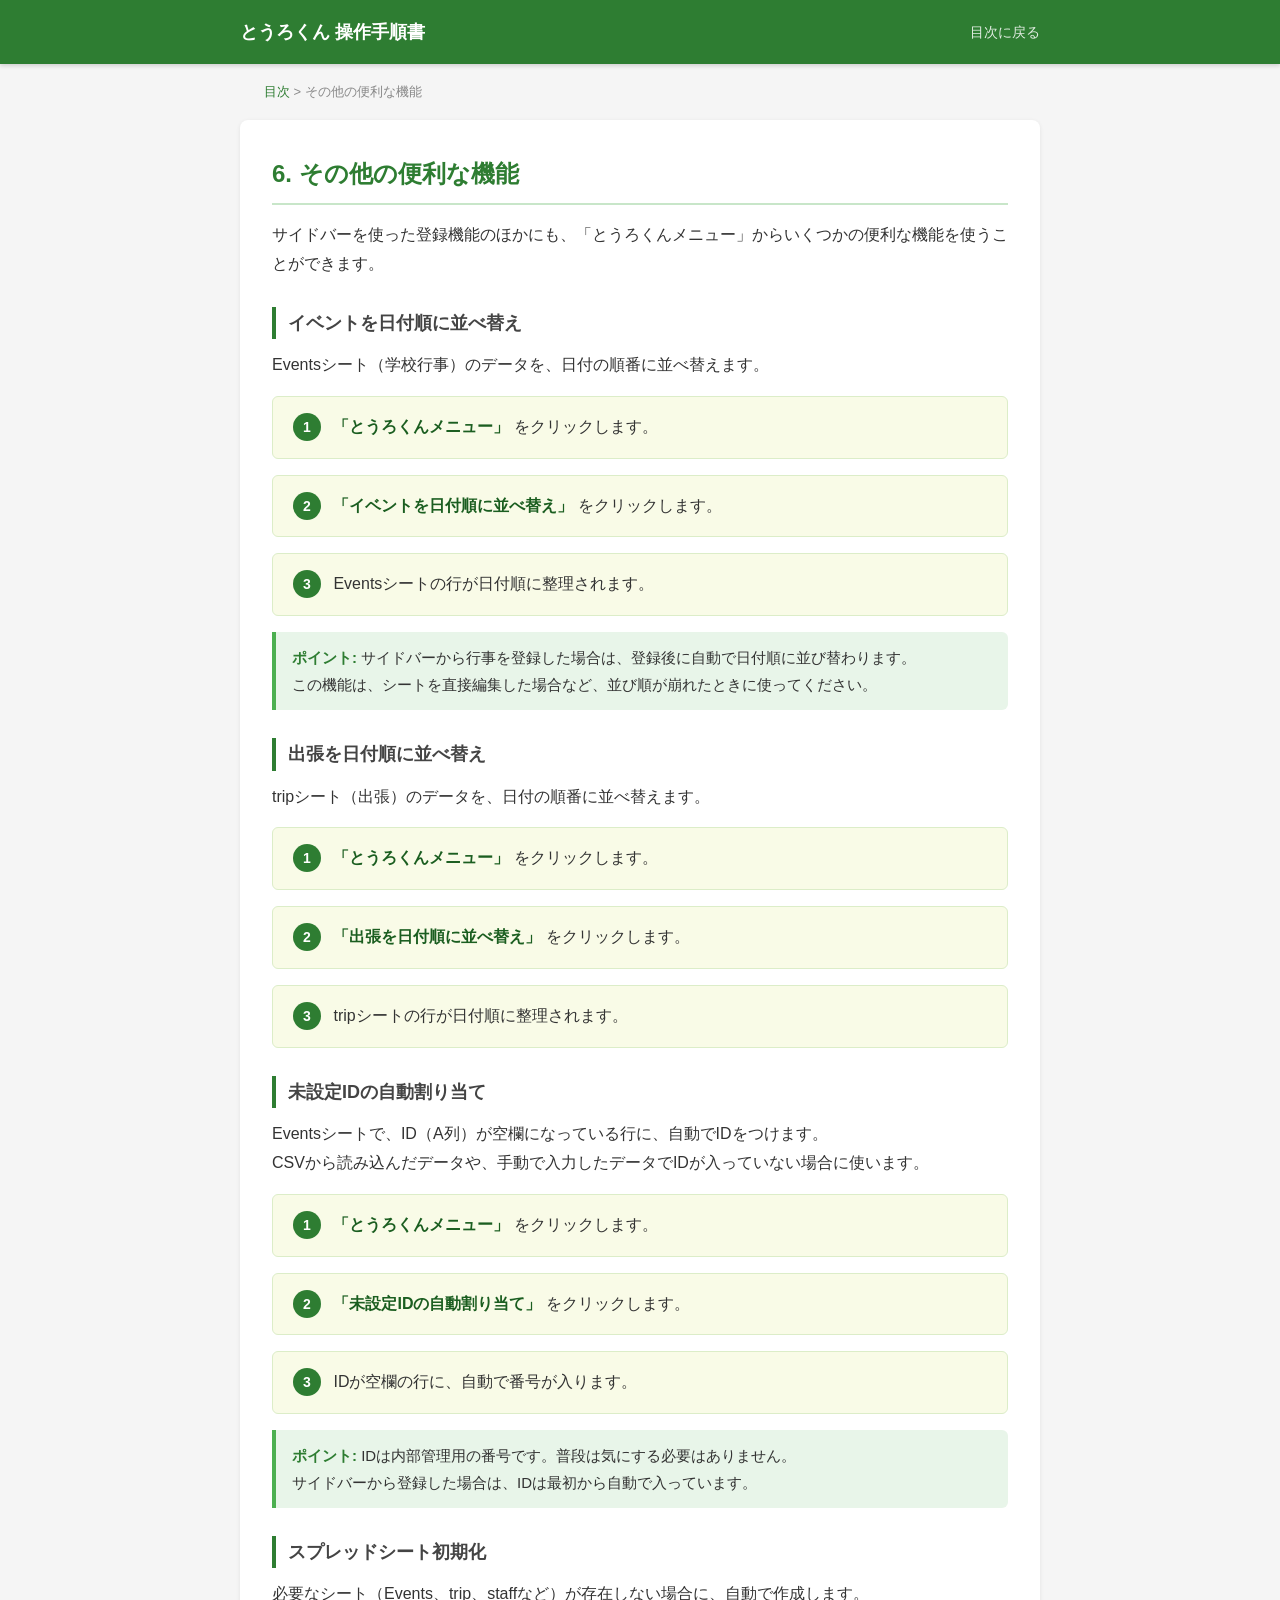
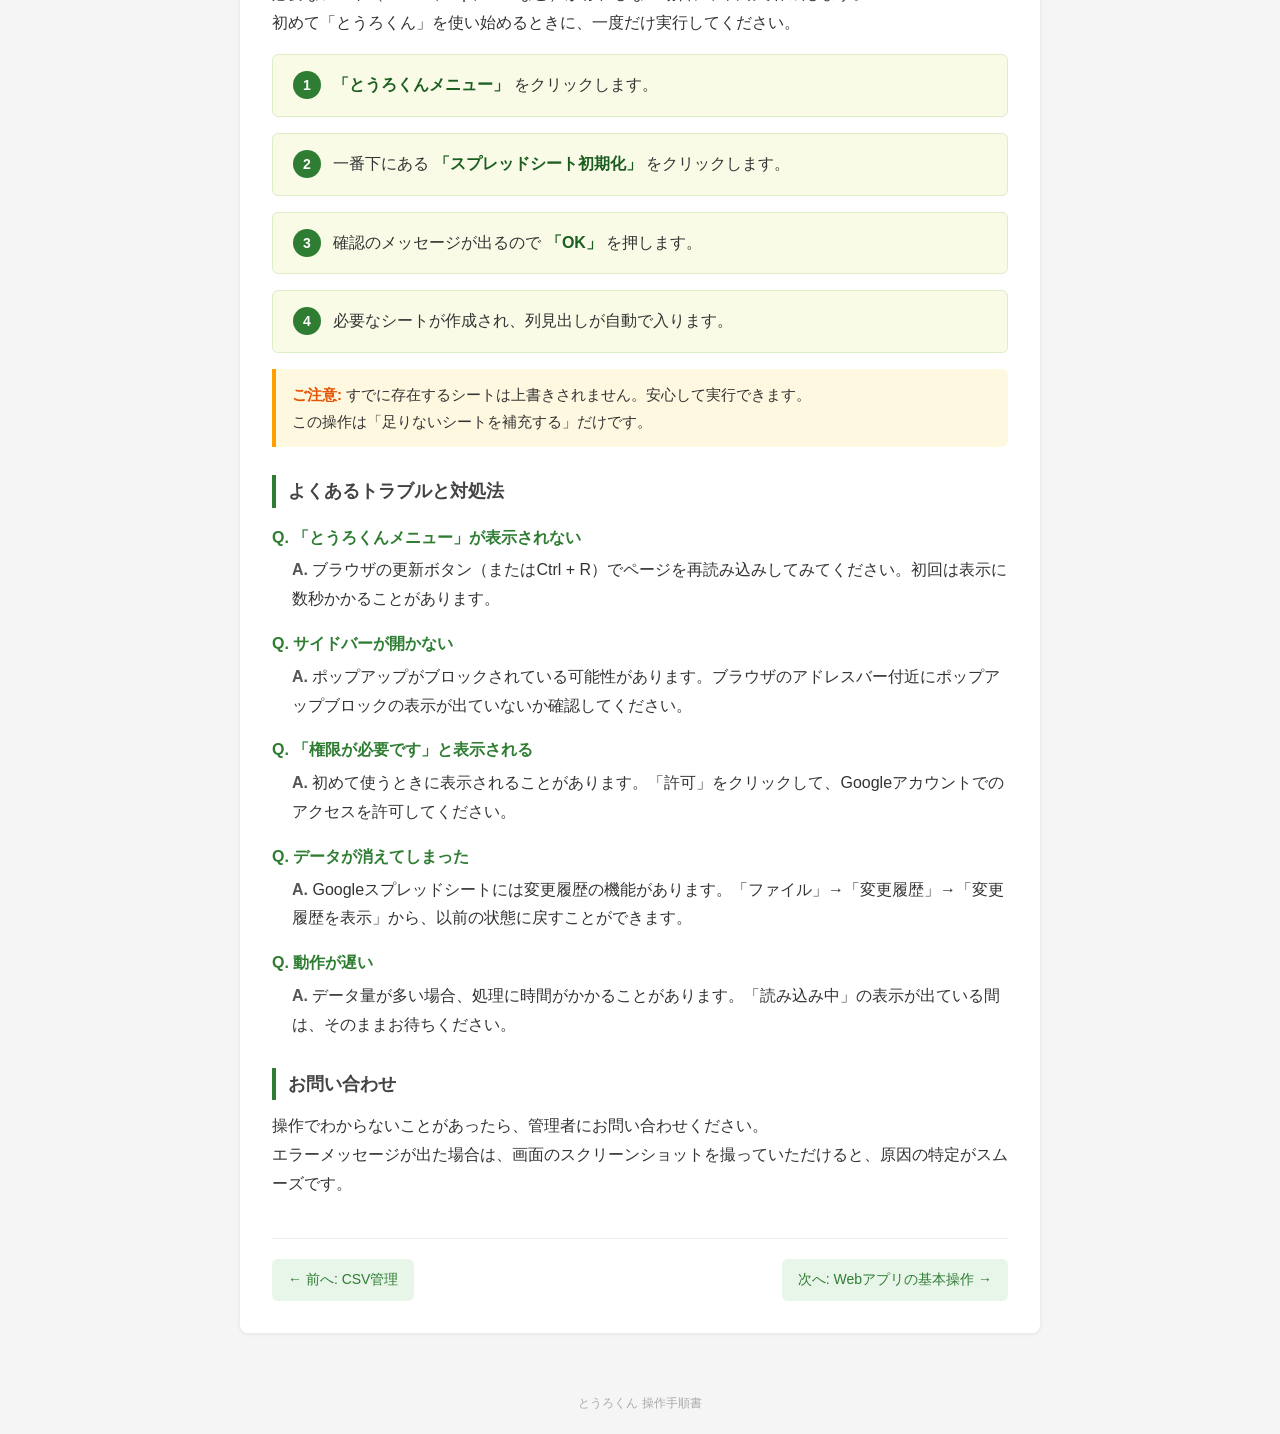
<file: other.html>
<!DOCTYPE html>
<html lang="ja">
<head>
  <meta charset="UTF-8">
  <meta name="viewport" content="width=device-width, initial-scale=1.0">
  <title>その他の便利な機能 - とうろくん 操作手順書</title>
  <link rel="stylesheet" href="style.css">
</head>
<body>
  <div class="header">
    <div class="header-inner">
      <h1><a href="index.html">とうろくん 操作手順書</a></h1>
      <nav class="header-nav">
        <a href="index.html">目次に戻る</a>
      </nav>
    </div>
  </div>

  <div class="breadcrumb"><a href="index.html">目次</a> &gt; その他の便利な機能</div>

  <div class="content">
    <h2>6. その他の便利な機能</h2>

    <p>
      サイドバーを使った登録機能のほかにも、「とうろくんメニュー」からいくつかの便利な機能を使うことができます。
    </p>

    <!-- ============================================ -->
    <h3>イベントを日付順に並べ替え</h3>

    <p>Eventsシート（学校行事）のデータを、日付の順番に並べ替えます。</p>

    <div class="step">
      <span class="step-number">1</span>
      <strong>「とうろくんメニュー」</strong> をクリックします。
    </div>
    <div class="step">
      <span class="step-number">2</span>
      <strong>「イベントを日付順に並べ替え」</strong> をクリックします。
    </div>
    <div class="step">
      <span class="step-number">3</span>
      Eventsシートの行が日付順に整理されます。
    </div>

    <div class="tip">
      サイドバーから行事を登録した場合は、登録後に自動で日付順に並び替わります。<br>
      この機能は、シートを直接編集した場合など、並び順が崩れたときに使ってください。
    </div>

    <!-- ============================================ -->
    <h3>出張を日付順に並べ替え</h3>

    <p>tripシート（出張）のデータを、日付の順番に並べ替えます。</p>

    <div class="step">
      <span class="step-number">1</span>
      <strong>「とうろくんメニュー」</strong> をクリックします。
    </div>
    <div class="step">
      <span class="step-number">2</span>
      <strong>「出張を日付順に並べ替え」</strong> をクリックします。
    </div>
    <div class="step">
      <span class="step-number">3</span>
      tripシートの行が日付順に整理されます。
    </div>

    <!-- ============================================ -->
    <h3>未設定IDの自動割り当て</h3>

    <p>
      Eventsシートで、ID（A列）が空欄になっている行に、自動でIDをつけます。<br>
      CSVから読み込んだデータや、手動で入力したデータでIDが入っていない場合に使います。
    </p>

    <div class="step">
      <span class="step-number">1</span>
      <strong>「とうろくんメニュー」</strong> をクリックします。
    </div>
    <div class="step">
      <span class="step-number">2</span>
      <strong>「未設定IDの自動割り当て」</strong> をクリックします。
    </div>
    <div class="step">
      <span class="step-number">3</span>
      IDが空欄の行に、自動で番号が入ります。
    </div>

    <div class="tip">
      IDは内部管理用の番号です。普段は気にする必要はありません。<br>
      サイドバーから登録した場合は、IDは最初から自動で入っています。
    </div>

    <!-- ============================================ -->
    <h3>スプレッドシート初期化</h3>

    <p>
      必要なシート（Events、trip、staffなど）が存在しない場合に、自動で作成します。<br>
      初めて「とうろくん」を使い始めるときに、一度だけ実行してください。
    </p>

    <div class="step">
      <span class="step-number">1</span>
      <strong>「とうろくんメニュー」</strong> をクリックします。
    </div>
    <div class="step">
      <span class="step-number">2</span>
      一番下にある <strong>「スプレッドシート初期化」</strong> をクリックします。
    </div>
    <div class="step">
      <span class="step-number">3</span>
      確認のメッセージが出るので <strong>「OK」</strong> を押します。
    </div>
    <div class="step">
      <span class="step-number">4</span>
      必要なシートが作成され、列見出しが自動で入ります。
    </div>

    <div class="note">
      すでに存在するシートは上書きされません。安心して実行できます。<br>
      この操作は「足りないシートを補充する」だけです。
    </div>

    <!-- ============================================ -->
    <h3>よくあるトラブルと対処法</h3>

    <dl class="qa">
      <dt>「とうろくんメニュー」が表示されない</dt>
      <dd>ブラウザの更新ボタン（またはCtrl + R）でページを再読み込みしてみてください。初回は表示に数秒かかることがあります。</dd>

      <dt>サイドバーが開かない</dt>
      <dd>ポップアップがブロックされている可能性があります。ブラウザのアドレスバー付近にポップアップブロックの表示が出ていないか確認してください。</dd>

      <dt>「権限が必要です」と表示される</dt>
      <dd>初めて使うときに表示されることがあります。「許可」をクリックして、Googleアカウントでのアクセスを許可してください。</dd>

      <dt>データが消えてしまった</dt>
      <dd>Googleスプレッドシートには変更履歴の機能があります。「ファイル」→「変更履歴」→「変更履歴を表示」から、以前の状態に戻すことができます。</dd>

      <dt>動作が遅い</dt>
      <dd>データ量が多い場合、処理に時間がかかることがあります。「読み込み中」の表示が出ている間は、そのままお待ちください。</dd>
    </dl>

    <!-- ============================================ -->
    <h3>お問い合わせ</h3>

    <p>
      操作でわからないことがあったら、管理者にお問い合わせください。<br>
      エラーメッセージが出た場合は、画面のスクリーンショットを撮っていただけると、原因の特定がスムーズです。
    </p>

    <div class="page-nav">
      <a href="csv.html">&larr; 前へ: CSV管理</a>
      <a href="webapp.html">次へ: Webアプリの基本操作 &rarr;</a>
    </div>
  </div>

  <div class="footer">とうろくん 操作手順書</div>
</body>
</html>
</file>
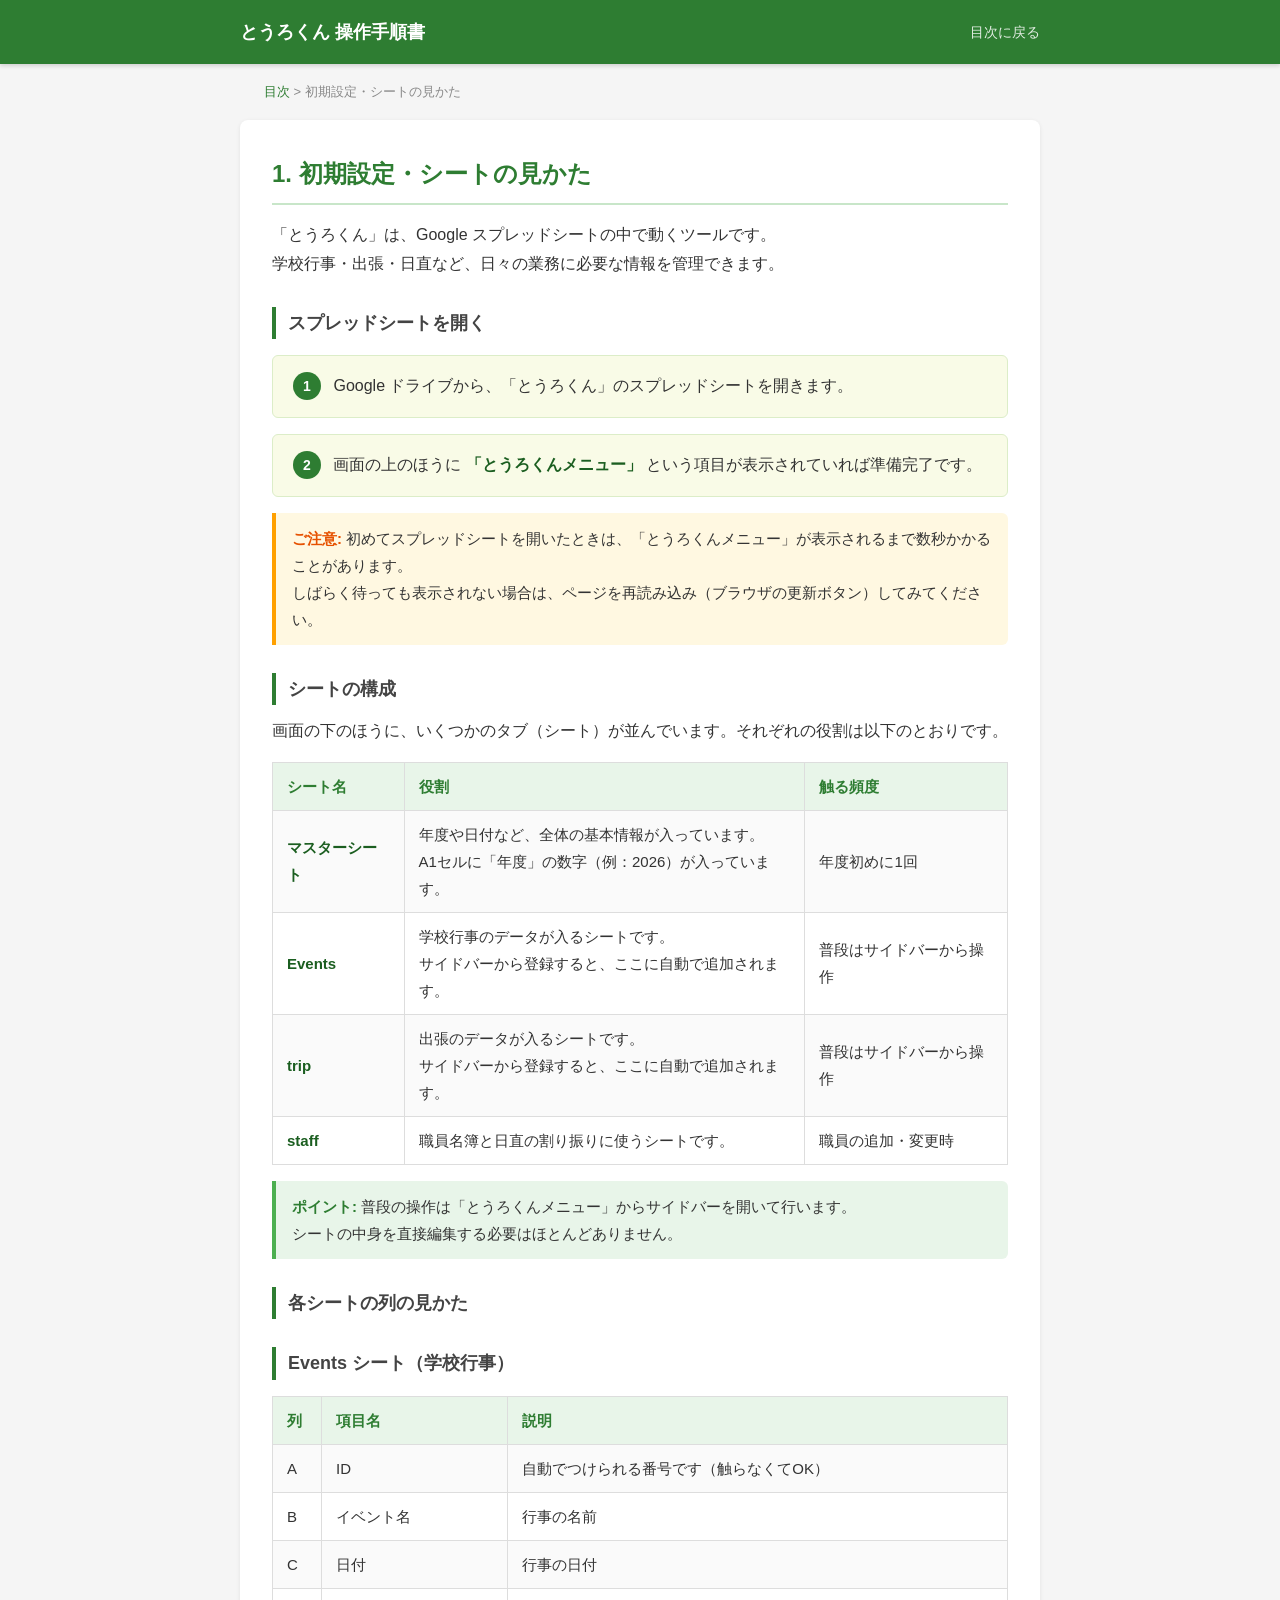
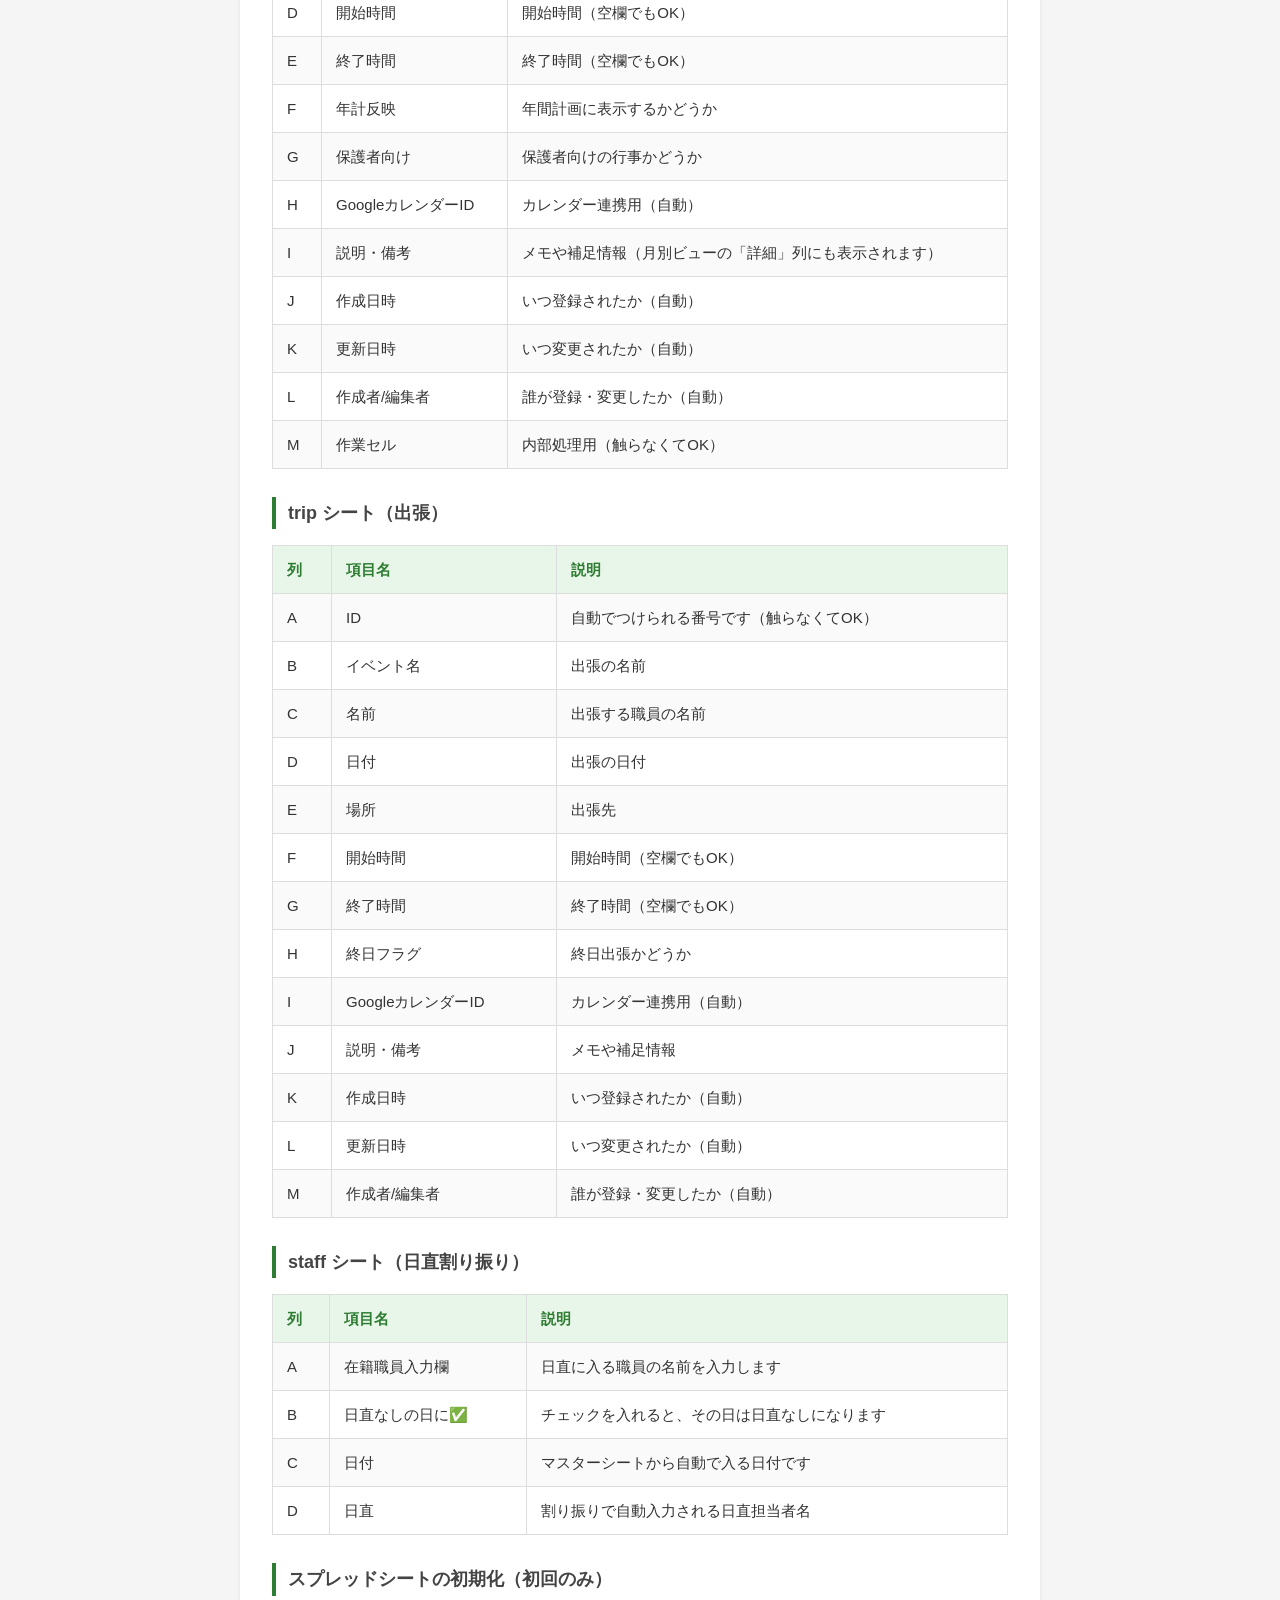
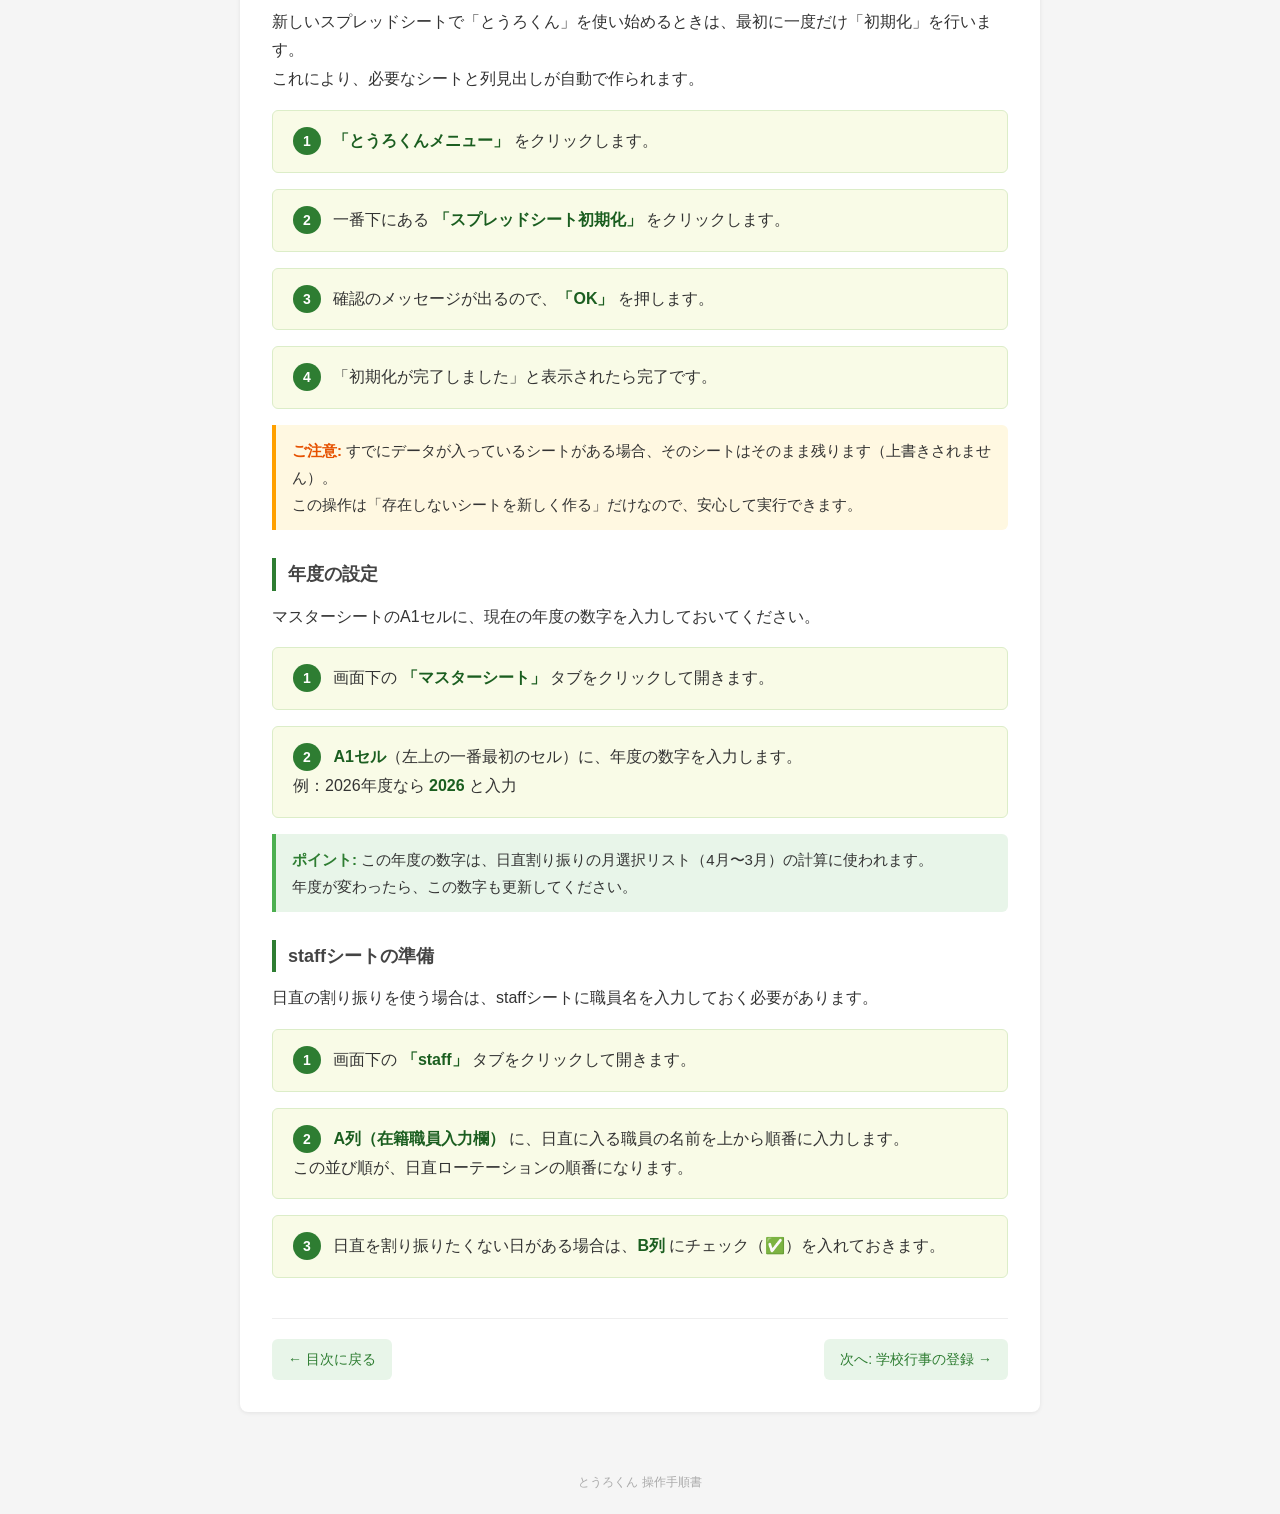
<file: setup.html>
<!DOCTYPE html>
<html lang="ja">
<head>
  <meta charset="UTF-8">
  <meta name="viewport" content="width=device-width, initial-scale=1.0">
  <title>初期設定・シートの見かた - とうろくん 操作手順書</title>
  <link rel="stylesheet" href="style.css">
</head>
<body>
  <div class="header">
    <div class="header-inner">
      <h1><a href="index.html">とうろくん 操作手順書</a></h1>
      <nav class="header-nav">
        <a href="index.html">目次に戻る</a>
      </nav>
    </div>
  </div>

  <div class="breadcrumb"><a href="index.html">目次</a> &gt; 初期設定・シートの見かた</div>

  <div class="content">
    <h2>1. 初期設定・シートの見かた</h2>

    <p>
      「とうろくん」は、Google スプレッドシートの中で動くツールです。<br>
      学校行事・出張・日直など、日々の業務に必要な情報を管理できます。
    </p>

    <!-- ============================================ -->
    <h3>スプレッドシートを開く</h3>

    <div class="step">
      <span class="step-number">1</span>
      Google ドライブから、「とうろくん」のスプレッドシートを開きます。
    </div>
    <div class="step">
      <span class="step-number">2</span>
      画面の上のほうに <strong>「とうろくんメニュー」</strong> という項目が表示されていれば準備完了です。
    </div>

    <div class="note">
      初めてスプレッドシートを開いたときは、「とうろくんメニュー」が表示されるまで数秒かかることがあります。<br>
      しばらく待っても表示されない場合は、ページを再読み込み（ブラウザの更新ボタン）してみてください。
    </div>

    <!-- ============================================ -->
    <h3>シートの構成</h3>

    <p>画面の下のほうに、いくつかのタブ（シート）が並んでいます。それぞれの役割は以下のとおりです。</p>

    <table>
      <tr><th>シート名</th><th>役割</th><th>触る頻度</th></tr>
      <tr>
        <td><strong>マスターシート</strong></td>
        <td>年度や日付など、全体の基本情報が入っています。<br>A1セルに「年度」の数字（例：2026）が入っています。</td>
        <td>年度初めに1回</td>
      </tr>
      <tr>
        <td><strong>Events</strong></td>
        <td>学校行事のデータが入るシートです。<br>サイドバーから登録すると、ここに自動で追加されます。</td>
        <td>普段はサイドバーから操作</td>
      </tr>
      <tr>
        <td><strong>trip</strong></td>
        <td>出張のデータが入るシートです。<br>サイドバーから登録すると、ここに自動で追加されます。</td>
        <td>普段はサイドバーから操作</td>
      </tr>
      <tr>
        <td><strong>staff</strong></td>
        <td>職員名簿と日直の割り振りに使うシートです。</td>
        <td>職員の追加・変更時</td>
      </tr>
    </table>

    <div class="tip">
      普段の操作は「とうろくんメニュー」からサイドバーを開いて行います。<br>
      シートの中身を直接編集する必要はほとんどありません。
    </div>

    <!-- ============================================ -->
    <h3>各シートの列の見かた</h3>

    <h3>Events シート（学校行事）</h3>
    <table>
      <tr><th>列</th><th>項目名</th><th>説明</th></tr>
      <tr><td>A</td><td>ID</td><td>自動でつけられる番号です（触らなくてOK）</td></tr>
      <tr><td>B</td><td>イベント名</td><td>行事の名前</td></tr>
      <tr><td>C</td><td>日付</td><td>行事の日付</td></tr>
      <tr><td>D</td><td>開始時間</td><td>開始時間（空欄でもOK）</td></tr>
      <tr><td>E</td><td>終了時間</td><td>終了時間（空欄でもOK）</td></tr>
      <tr><td>F</td><td>年計反映</td><td>年間計画に表示するかどうか</td></tr>
      <tr><td>G</td><td>保護者向け</td><td>保護者向けの行事かどうか</td></tr>
      <tr><td>H</td><td>GoogleカレンダーID</td><td>カレンダー連携用（自動）</td></tr>
      <tr><td>I</td><td>説明・備考</td><td>メモや補足情報（月別ビューの「詳細」列にも表示されます）</td></tr>
      <tr><td>J</td><td>作成日時</td><td>いつ登録されたか（自動）</td></tr>
      <tr><td>K</td><td>更新日時</td><td>いつ変更されたか（自動）</td></tr>
      <tr><td>L</td><td>作成者/編集者</td><td>誰が登録・変更したか（自動）</td></tr>
      <tr><td>M</td><td>作業セル</td><td>内部処理用（触らなくてOK）</td></tr>
    </table>

    <h3>trip シート（出張）</h3>
    <table>
      <tr><th>列</th><th>項目名</th><th>説明</th></tr>
      <tr><td>A</td><td>ID</td><td>自動でつけられる番号です（触らなくてOK）</td></tr>
      <tr><td>B</td><td>イベント名</td><td>出張の名前</td></tr>
      <tr><td>C</td><td>名前</td><td>出張する職員の名前</td></tr>
      <tr><td>D</td><td>日付</td><td>出張の日付</td></tr>
      <tr><td>E</td><td>場所</td><td>出張先</td></tr>
      <tr><td>F</td><td>開始時間</td><td>開始時間（空欄でもOK）</td></tr>
      <tr><td>G</td><td>終了時間</td><td>終了時間（空欄でもOK）</td></tr>
      <tr><td>H</td><td>終日フラグ</td><td>終日出張かどうか</td></tr>
      <tr><td>I</td><td>GoogleカレンダーID</td><td>カレンダー連携用（自動）</td></tr>
      <tr><td>J</td><td>説明・備考</td><td>メモや補足情報</td></tr>
      <tr><td>K</td><td>作成日時</td><td>いつ登録されたか（自動）</td></tr>
      <tr><td>L</td><td>更新日時</td><td>いつ変更されたか（自動）</td></tr>
      <tr><td>M</td><td>作成者/編集者</td><td>誰が登録・変更したか（自動）</td></tr>
    </table>

    <h3>staff シート（日直割り振り）</h3>
    <table>
      <tr><th>列</th><th>項目名</th><th>説明</th></tr>
      <tr><td>A</td><td>在籍職員入力欄</td><td>日直に入る職員の名前を入力します</td></tr>
      <tr><td>B</td><td>日直なしの日に✅</td><td>チェックを入れると、その日は日直なしになります</td></tr>
      <tr><td>C</td><td>日付</td><td>マスターシートから自動で入る日付です</td></tr>
      <tr><td>D</td><td>日直</td><td>割り振りで自動入力される日直担当者名</td></tr>
    </table>

    <!-- ============================================ -->
    <h3>スプレッドシートの初期化（初回のみ）</h3>

    <p>
      新しいスプレッドシートで「とうろくん」を使い始めるときは、最初に一度だけ「初期化」を行います。<br>
      これにより、必要なシートと列見出しが自動で作られます。
    </p>

    <div class="step">
      <span class="step-number">1</span>
      <strong>「とうろくんメニュー」</strong> をクリックします。
    </div>
    <div class="step">
      <span class="step-number">2</span>
      一番下にある <strong>「スプレッドシート初期化」</strong> をクリックします。
    </div>
    <div class="step">
      <span class="step-number">3</span>
      確認のメッセージが出るので、<strong>「OK」</strong> を押します。
    </div>
    <div class="step">
      <span class="step-number">4</span>
      「初期化が完了しました」と表示されたら完了です。
    </div>

    <div class="note">
      すでにデータが入っているシートがある場合、そのシートはそのまま残ります（上書きされません）。<br>
      この操作は「存在しないシートを新しく作る」だけなので、安心して実行できます。
    </div>

    <!-- ============================================ -->
    <h3>年度の設定</h3>

    <p>マスターシートのA1セルに、現在の年度の数字を入力しておいてください。</p>

    <div class="step">
      <span class="step-number">1</span>
      画面下の <strong>「マスターシート」</strong> タブをクリックして開きます。
    </div>
    <div class="step">
      <span class="step-number">2</span>
      <strong>A1セル</strong>（左上の一番最初のセル）に、年度の数字を入力します。<br>
      例：2026年度なら <strong>2026</strong> と入力
    </div>

    <div class="tip">
      この年度の数字は、日直割り振りの月選択リスト（4月〜3月）の計算に使われます。<br>
      年度が変わったら、この数字も更新してください。
    </div>

    <!-- ============================================ -->
    <h3>staffシートの準備</h3>

    <p>日直の割り振りを使う場合は、staffシートに職員名を入力しておく必要があります。</p>

    <div class="step">
      <span class="step-number">1</span>
      画面下の <strong>「staff」</strong> タブをクリックして開きます。
    </div>
    <div class="step">
      <span class="step-number">2</span>
      <strong>A列（在籍職員入力欄）</strong> に、日直に入る職員の名前を上から順番に入力します。<br>
      この並び順が、日直ローテーションの順番になります。
    </div>
    <div class="step">
      <span class="step-number">3</span>
      日直を割り振りたくない日がある場合は、<strong>B列</strong> にチェック（✅）を入れておきます。
    </div>

    <div class="page-nav">
      <a href="index.html">&larr; 目次に戻る</a>
      <a href="event.html">次へ: 学校行事の登録 &rarr;</a>
    </div>
  </div>

  <div class="footer">とうろくん 操作手順書</div>
</body>
</html>
</file>
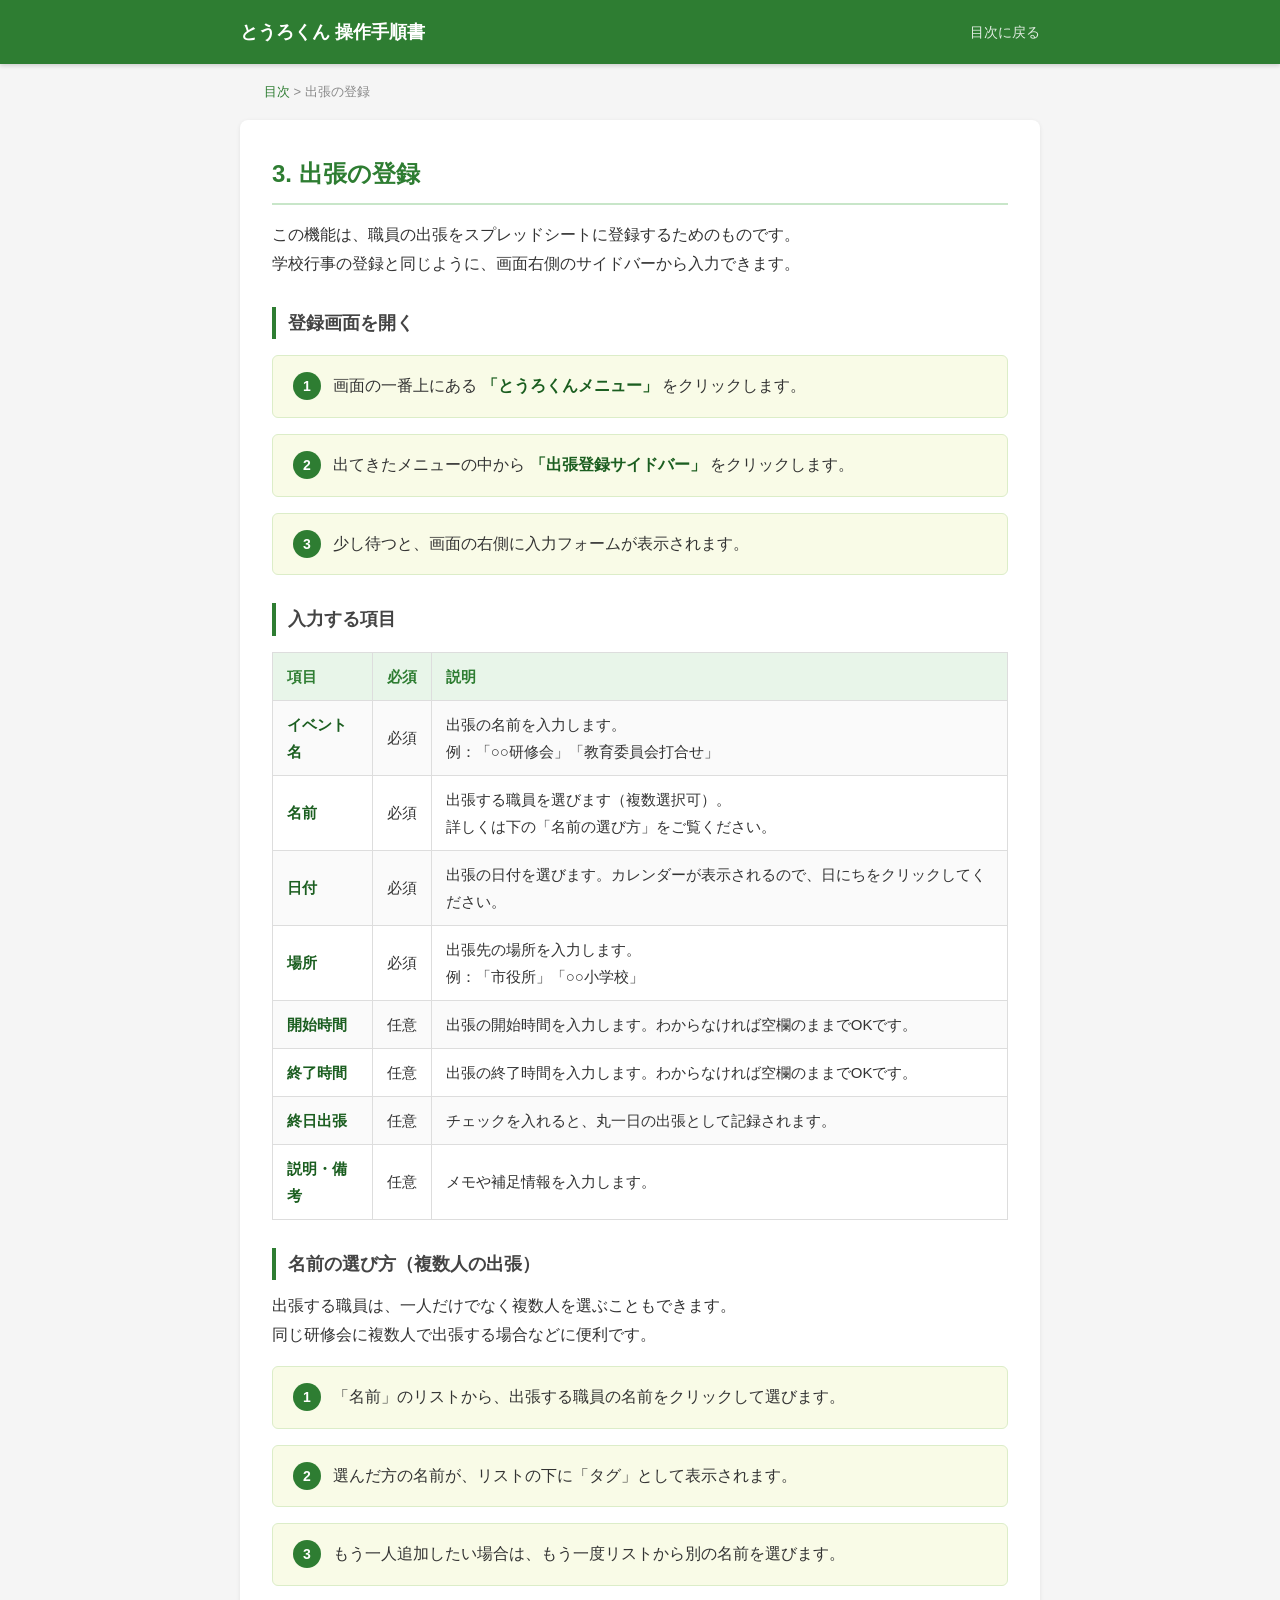
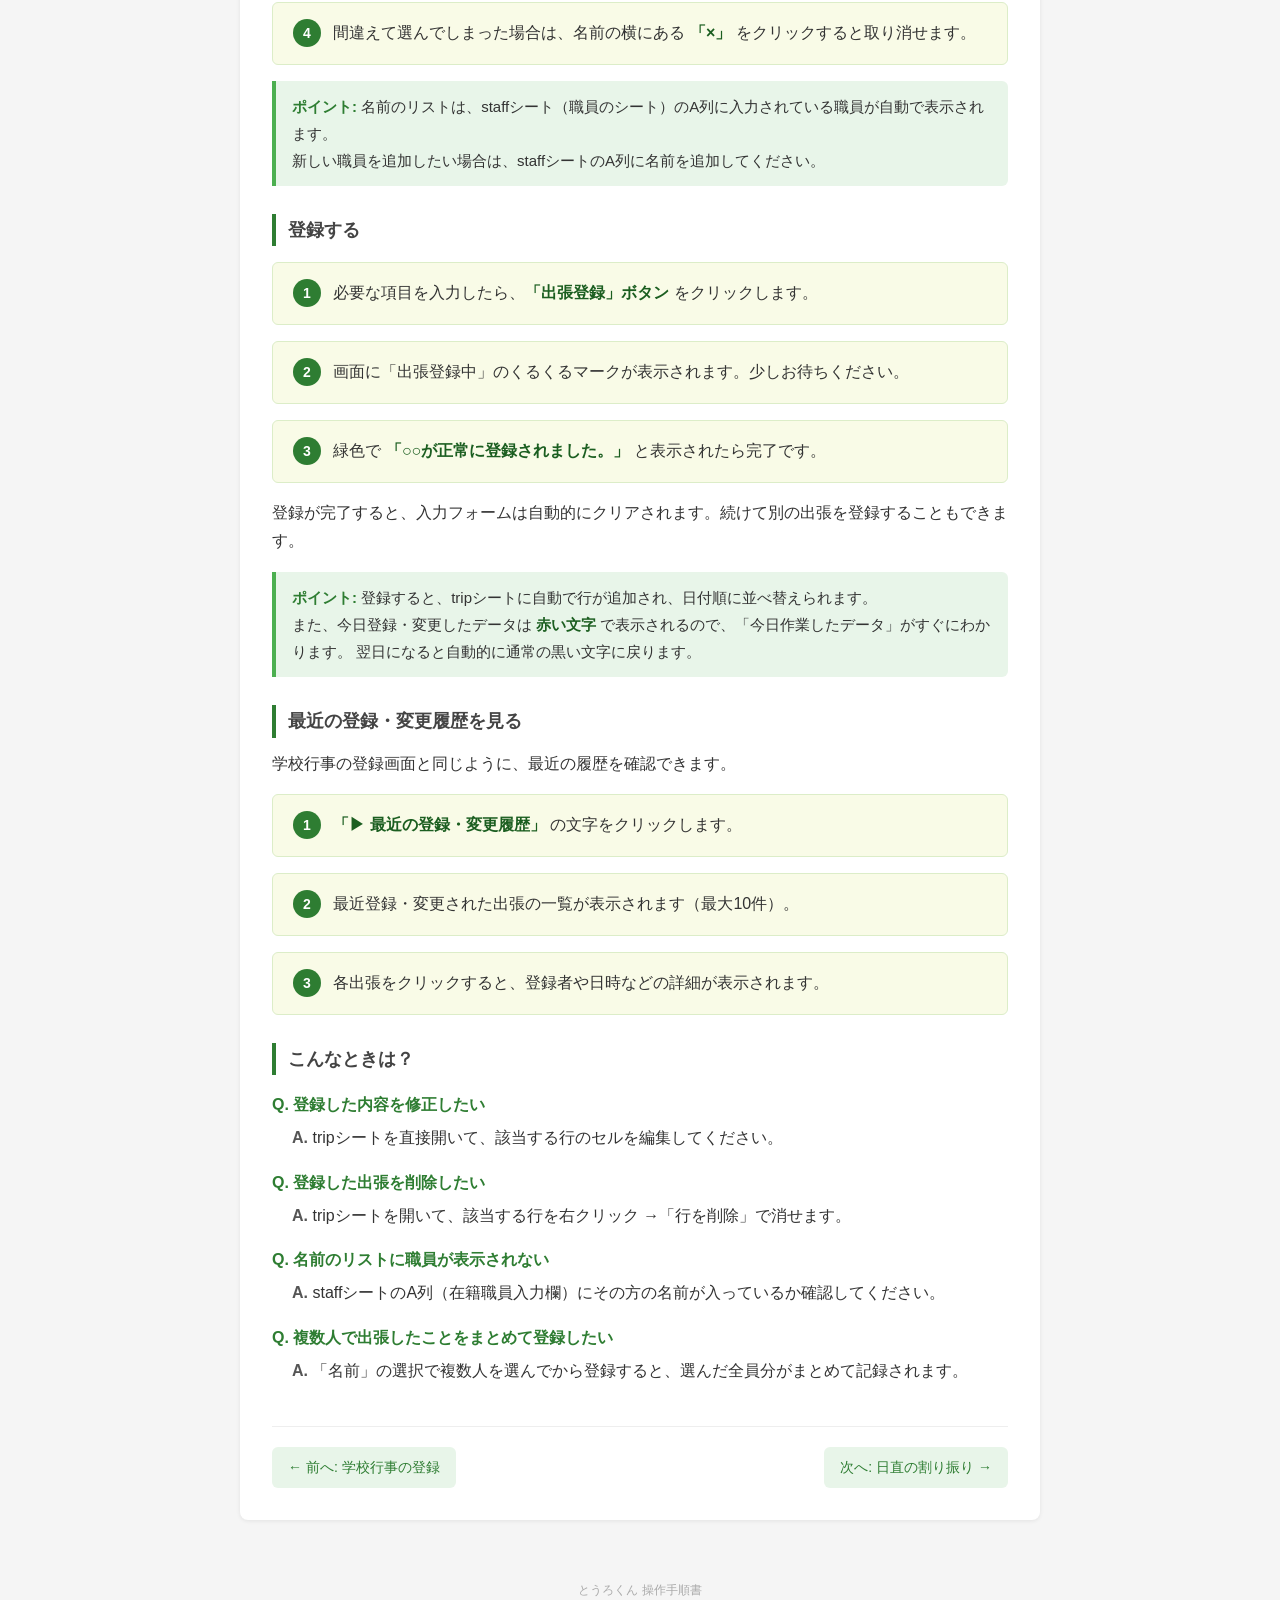
<file: trip.html>
<!DOCTYPE html>
<html lang="ja">
<head>
  <meta charset="UTF-8">
  <meta name="viewport" content="width=device-width, initial-scale=1.0">
  <title>出張の登録 - とうろくん 操作手順書</title>
  <link rel="stylesheet" href="style.css">
</head>
<body>
  <div class="header">
    <div class="header-inner">
      <h1><a href="index.html">とうろくん 操作手順書</a></h1>
      <nav class="header-nav">
        <a href="index.html">目次に戻る</a>
      </nav>
    </div>
  </div>

  <div class="breadcrumb"><a href="index.html">目次</a> &gt; 出張の登録</div>

  <div class="content">
    <h2>3. 出張の登録</h2>

    <p>
      この機能は、職員の出張をスプレッドシートに登録するためのものです。<br>
      学校行事の登録と同じように、画面右側のサイドバーから入力できます。
    </p>

    <!-- ============================================ -->
    <h3>登録画面を開く</h3>

    <div class="step">
      <span class="step-number">1</span>
      画面の一番上にある <strong>「とうろくんメニュー」</strong> をクリックします。
    </div>
    <div class="step">
      <span class="step-number">2</span>
      出てきたメニューの中から <strong>「出張登録サイドバー」</strong> をクリックします。
    </div>
    <div class="step">
      <span class="step-number">3</span>
      少し待つと、画面の右側に入力フォームが表示されます。
    </div>

    <!-- ============================================ -->
    <h3>入力する項目</h3>

    <table>
      <tr><th>項目</th><th>必須</th><th>説明</th></tr>
      <tr>
        <td><strong>イベント名</strong></td>
        <td>必須</td>
        <td>出張の名前を入力します。<br>例：「○○研修会」「教育委員会打合せ」</td>
      </tr>
      <tr>
        <td><strong>名前</strong></td>
        <td>必須</td>
        <td>出張する職員を選びます（複数選択可）。<br>詳しくは下の「名前の選び方」をご覧ください。</td>
      </tr>
      <tr>
        <td><strong>日付</strong></td>
        <td>必須</td>
        <td>出張の日付を選びます。カレンダーが表示されるので、日にちをクリックしてください。</td>
      </tr>
      <tr>
        <td><strong>場所</strong></td>
        <td>必須</td>
        <td>出張先の場所を入力します。<br>例：「市役所」「○○小学校」</td>
      </tr>
      <tr>
        <td><strong>開始時間</strong></td>
        <td>任意</td>
        <td>出張の開始時間を入力します。わからなければ空欄のままでOKです。</td>
      </tr>
      <tr>
        <td><strong>終了時間</strong></td>
        <td>任意</td>
        <td>出張の終了時間を入力します。わからなければ空欄のままでOKです。</td>
      </tr>
      <tr>
        <td><strong>終日出張</strong></td>
        <td>任意</td>
        <td>チェックを入れると、丸一日の出張として記録されます。</td>
      </tr>
      <tr>
        <td><strong>説明・備考</strong></td>
        <td>任意</td>
        <td>メモや補足情報を入力します。</td>
      </tr>
    </table>

    <!-- ============================================ -->
    <h3>名前の選び方（複数人の出張）</h3>

    <p>
      出張する職員は、一人だけでなく複数人を選ぶこともできます。<br>
      同じ研修会に複数人で出張する場合などに便利です。
    </p>

    <div class="step">
      <span class="step-number">1</span>
      「名前」のリストから、出張する職員の名前をクリックして選びます。
    </div>
    <div class="step">
      <span class="step-number">2</span>
      選んだ方の名前が、リストの下に「タグ」として表示されます。
    </div>
    <div class="step">
      <span class="step-number">3</span>
      もう一人追加したい場合は、もう一度リストから別の名前を選びます。
    </div>
    <div class="step">
      <span class="step-number">4</span>
      間違えて選んでしまった場合は、名前の横にある <strong>「×」</strong> をクリックすると取り消せます。
    </div>

    <div class="tip">
      名前のリストは、staffシート（職員のシート）のA列に入力されている職員が自動で表示されます。<br>
      新しい職員を追加したい場合は、staffシートのA列に名前を追加してください。
    </div>

    <!-- ============================================ -->
    <h3>登録する</h3>

    <div class="step">
      <span class="step-number">1</span>
      必要な項目を入力したら、<strong>「出張登録」ボタン</strong> をクリックします。
    </div>
    <div class="step">
      <span class="step-number">2</span>
      画面に「出張登録中」のくるくるマークが表示されます。少しお待ちください。
    </div>
    <div class="step">
      <span class="step-number">3</span>
      緑色で <strong>「○○が正常に登録されました。」</strong> と表示されたら完了です。
    </div>

    <p>登録が完了すると、入力フォームは自動的にクリアされます。続けて別の出張を登録することもできます。</p>

    <div class="tip">
      登録すると、tripシートに自動で行が追加され、日付順に並べ替えられます。<br>
      また、今日登録・変更したデータは <strong>赤い文字</strong> で表示されるので、「今日作業したデータ」がすぐにわかります。
      翌日になると自動的に通常の黒い文字に戻ります。
    </div>

    <!-- ============================================ -->
    <h3>最近の登録・変更履歴を見る</h3>

    <p>学校行事の登録画面と同じように、最近の履歴を確認できます。</p>

    <div class="step">
      <span class="step-number">1</span>
      <strong>「▶ 最近の登録・変更履歴」</strong> の文字をクリックします。
    </div>
    <div class="step">
      <span class="step-number">2</span>
      最近登録・変更された出張の一覧が表示されます（最大10件）。
    </div>
    <div class="step">
      <span class="step-number">3</span>
      各出張をクリックすると、登録者や日時などの詳細が表示されます。
    </div>

    <!-- ============================================ -->
    <h3>こんなときは？</h3>

    <dl class="qa">
      <dt>登録した内容を修正したい</dt>
      <dd>tripシートを直接開いて、該当する行のセルを編集してください。</dd>

      <dt>登録した出張を削除したい</dt>
      <dd>tripシートを開いて、該当する行を右クリック →「行を削除」で消せます。</dd>

      <dt>名前のリストに職員が表示されない</dt>
      <dd>staffシートのA列（在籍職員入力欄）にその方の名前が入っているか確認してください。</dd>

      <dt>複数人で出張したことをまとめて登録したい</dt>
      <dd>「名前」の選択で複数人を選んでから登録すると、選んだ全員分がまとめて記録されます。</dd>
    </dl>

    <div class="page-nav">
      <a href="event.html">&larr; 前へ: 学校行事の登録</a>
      <a href="duty.html">次へ: 日直の割り振り &rarr;</a>
    </div>
  </div>

  <div class="footer">とうろくん 操作手順書</div>
</body>
</html>
</file>
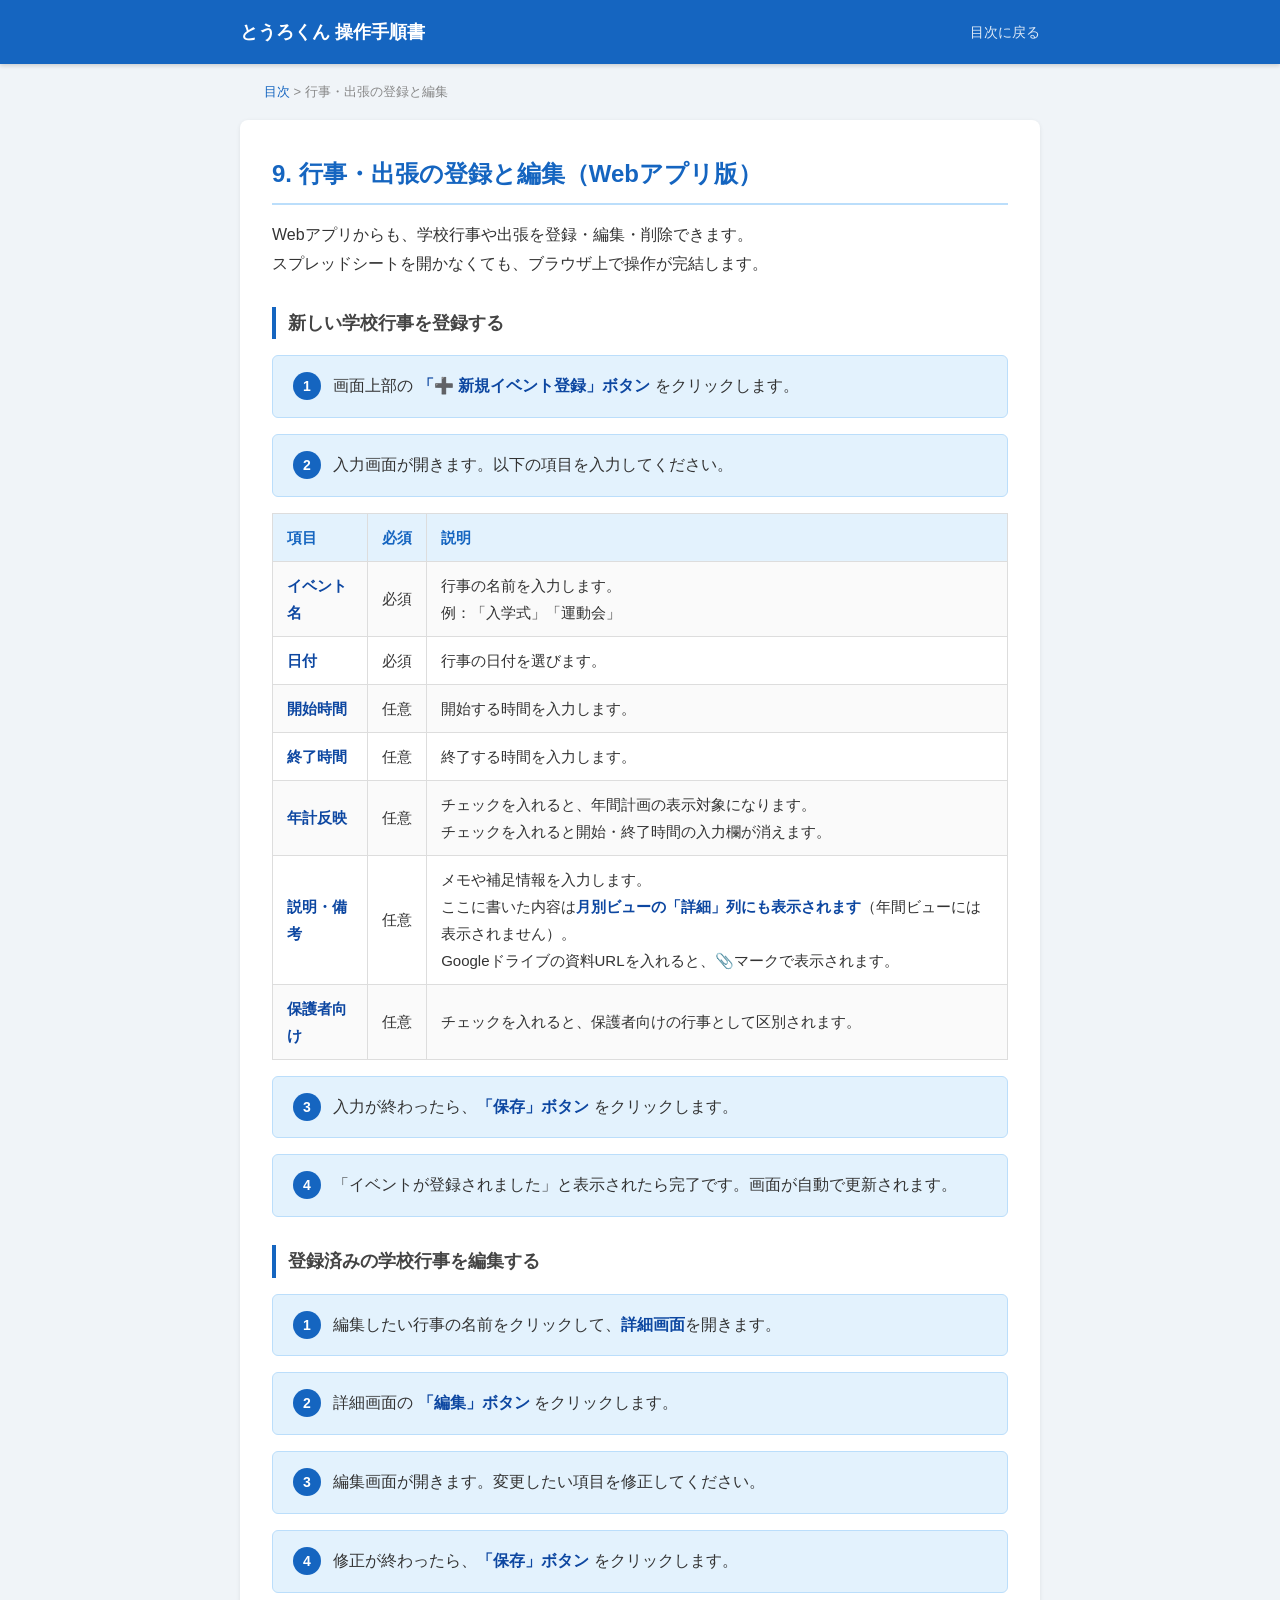
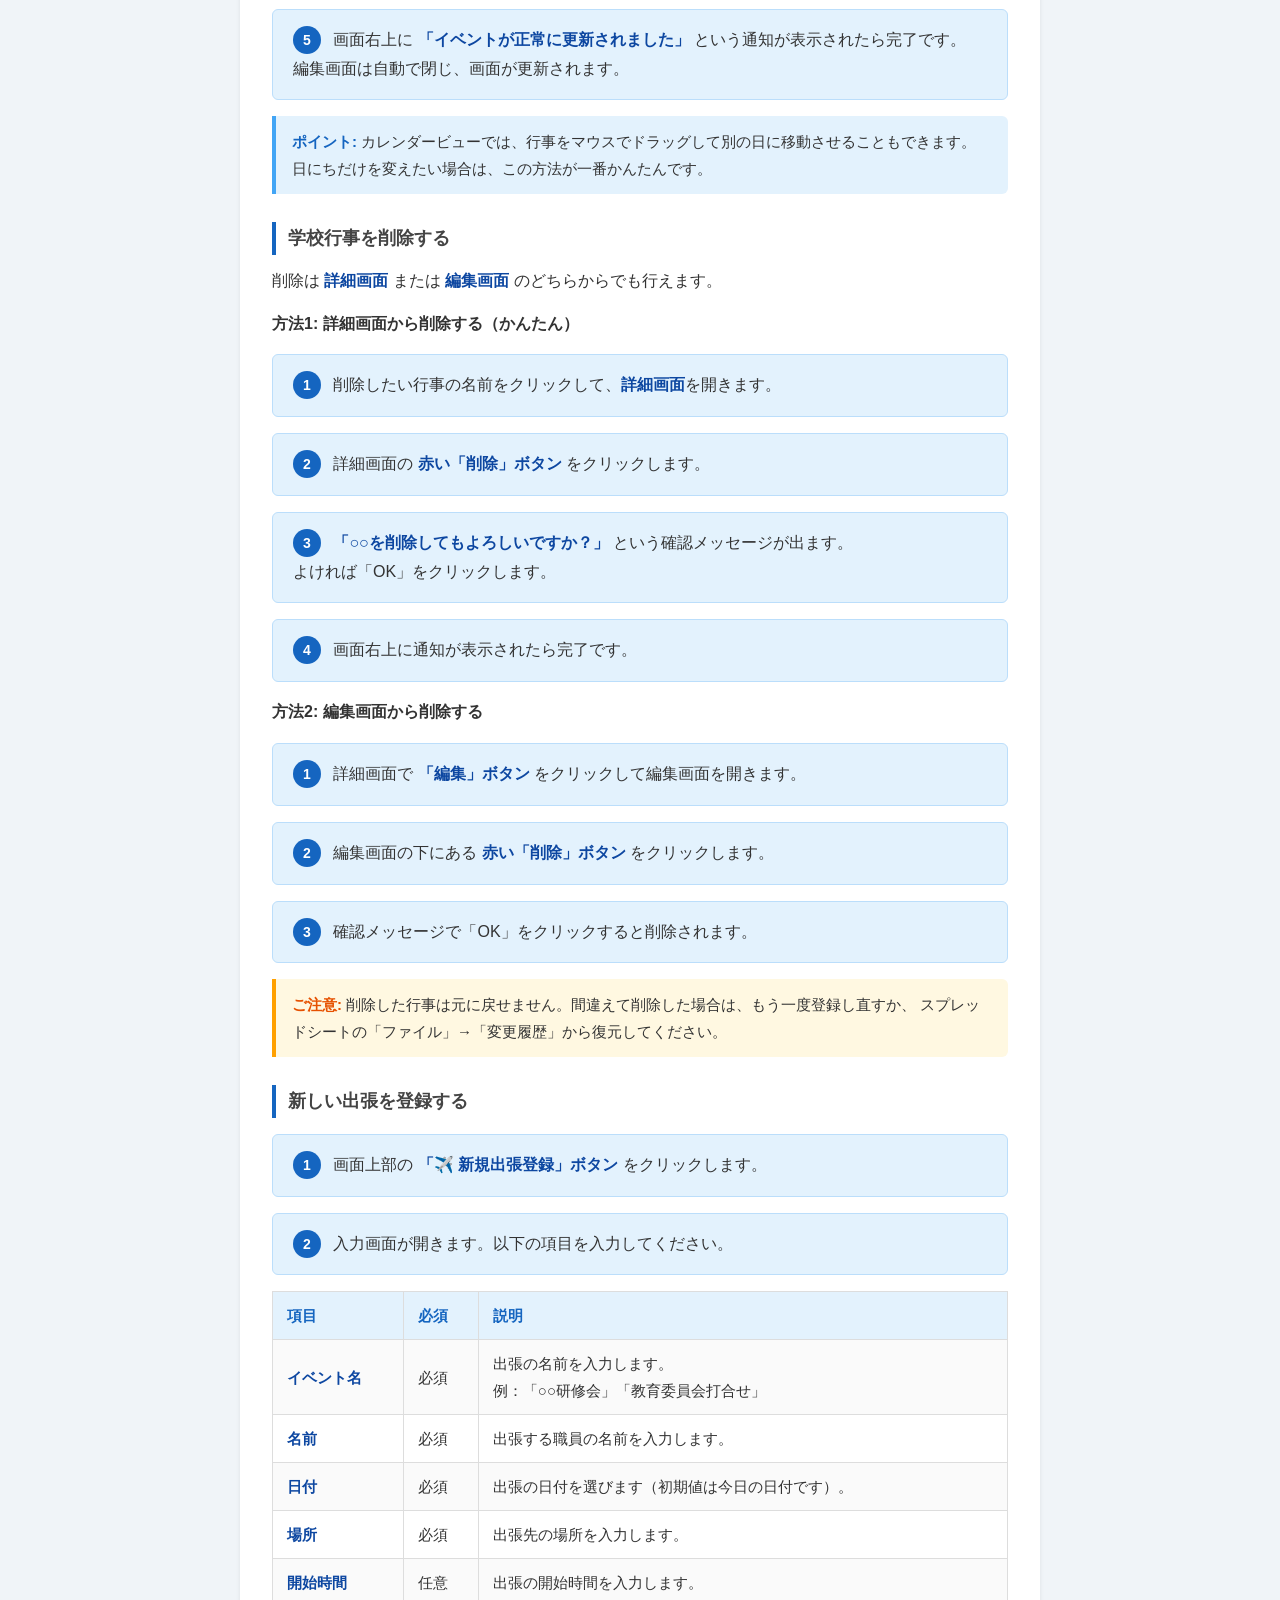
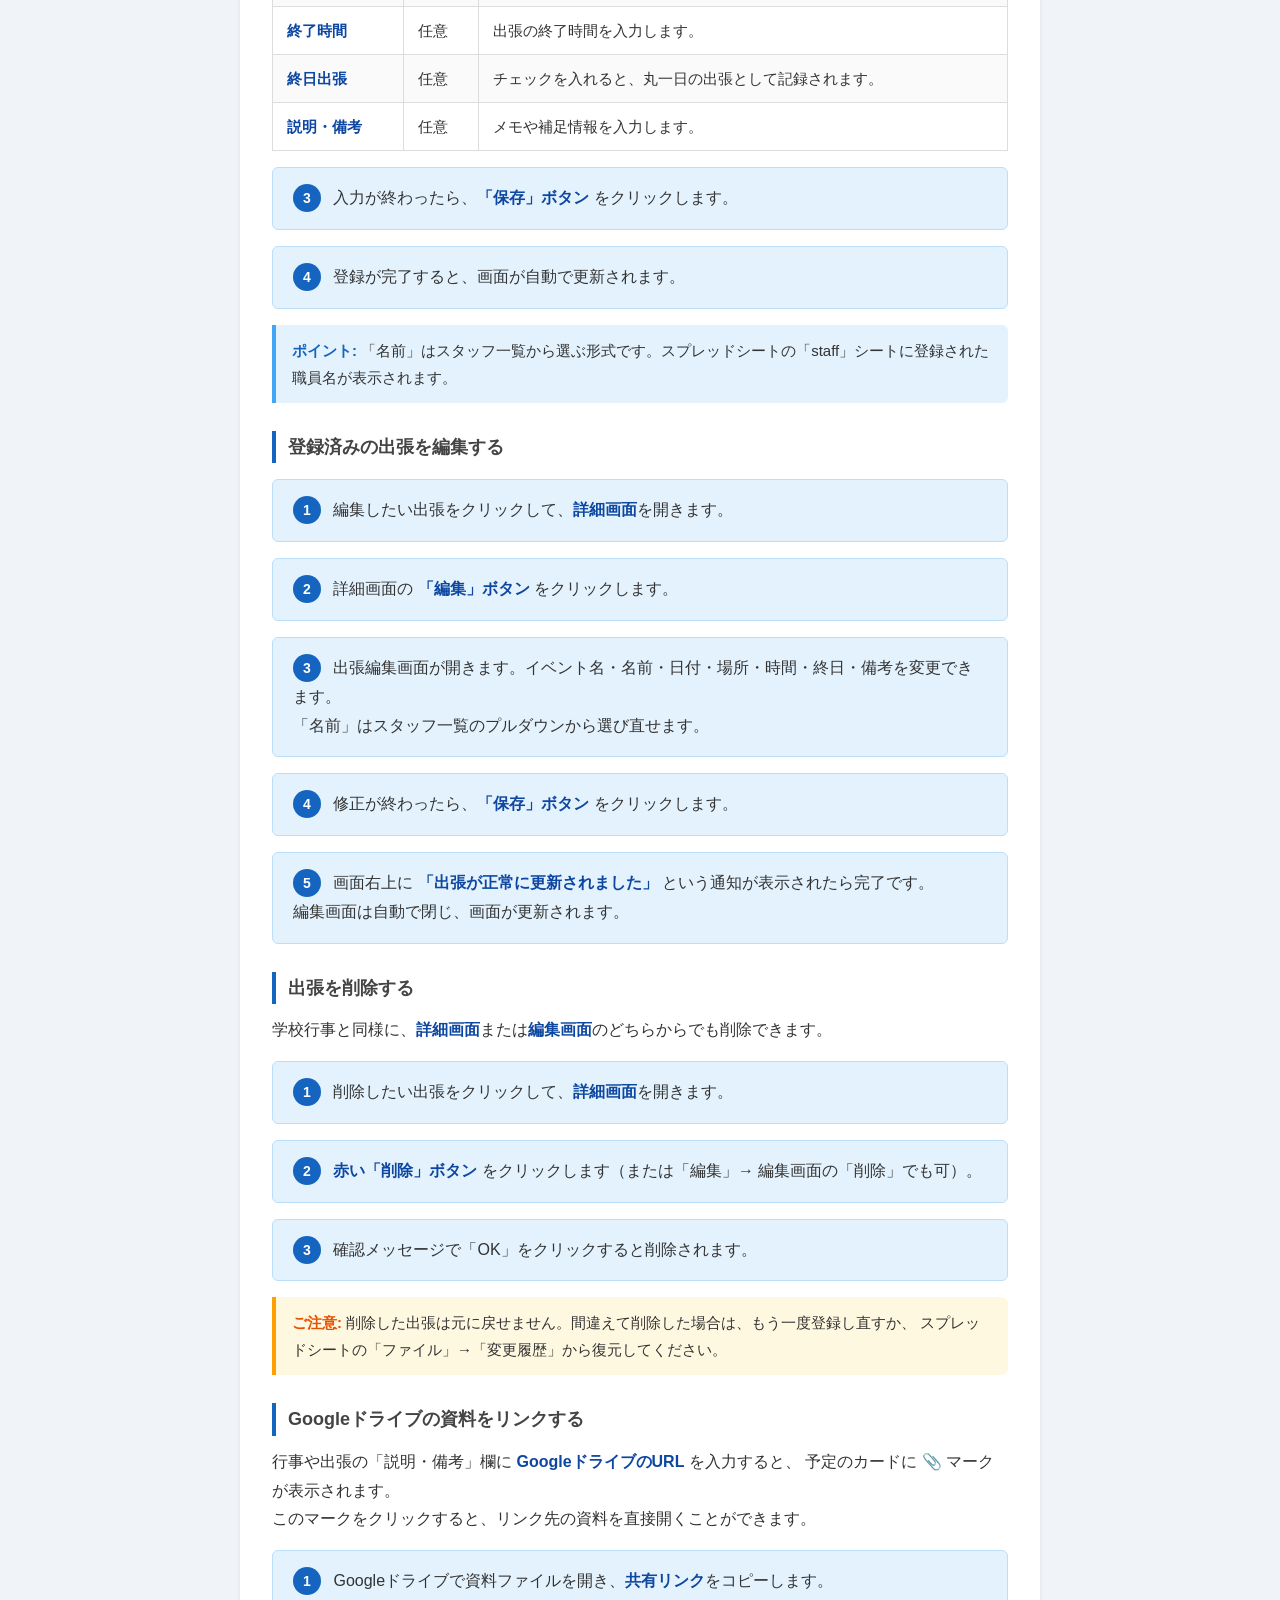
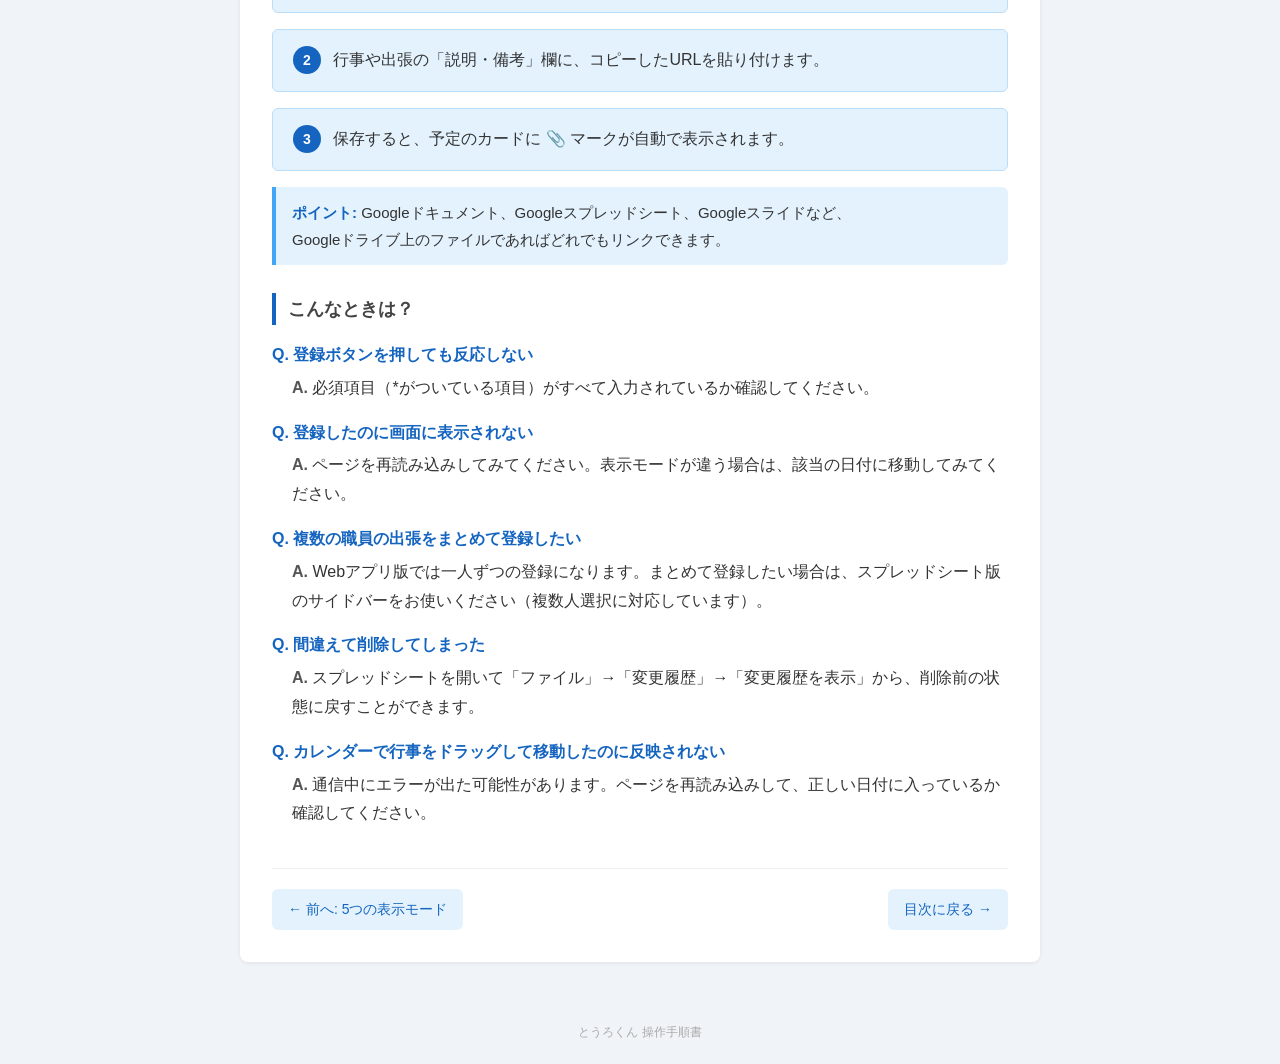
<file: webapp-manage.html>
<!DOCTYPE html>
<html lang="ja">
<head>
  <meta charset="UTF-8">
  <meta name="viewport" content="width=device-width, initial-scale=1.0">
  <title>行事・出張の登録と編集 - とうろくん 操作手順書</title>
  <link rel="stylesheet" href="style.css">
</head>
<body class="theme-web">
  <div class="header">
    <div class="header-inner">
      <h1><a href="index.html">とうろくん 操作手順書</a></h1>
      <nav class="header-nav">
        <a href="index.html">目次に戻る</a>
      </nav>
    </div>
  </div>

  <div class="breadcrumb"><a href="index.html">目次</a> &gt; 行事・出張の登録と編集</div>

  <div class="content">
    <h2>9. 行事・出張の登録と編集（Webアプリ版）</h2>

    <p>
      Webアプリからも、学校行事や出張を登録・編集・削除できます。<br>
      スプレッドシートを開かなくても、ブラウザ上で操作が完結します。
    </p>

    <!-- ============================================ -->
    <h3>新しい学校行事を登録する</h3>

    <div class="step">
      <span class="step-number">1</span>
      画面上部の <strong>「➕ 新規イベント登録」ボタン</strong> をクリックします。
    </div>
    <div class="step">
      <span class="step-number">2</span>
      入力画面が開きます。以下の項目を入力してください。
    </div>

    <table>
      <tr><th>項目</th><th>必須</th><th>説明</th></tr>
      <tr>
        <td><strong>イベント名</strong></td>
        <td>必須</td>
        <td>行事の名前を入力します。<br>例：「入学式」「運動会」</td>
      </tr>
      <tr>
        <td><strong>日付</strong></td>
        <td>必須</td>
        <td>行事の日付を選びます。</td>
      </tr>
      <tr>
        <td><strong>開始時間</strong></td>
        <td>任意</td>
        <td>開始する時間を入力します。</td>
      </tr>
      <tr>
        <td><strong>終了時間</strong></td>
        <td>任意</td>
        <td>終了する時間を入力します。</td>
      </tr>
      <tr>
        <td><strong>年計反映</strong></td>
        <td>任意</td>
        <td>チェックを入れると、年間計画の表示対象になります。<br>チェックを入れると開始・終了時間の入力欄が消えます。</td>
      </tr>
      <tr>
        <td><strong>説明・備考</strong></td>
        <td>任意</td>
        <td>メモや補足情報を入力します。<br>ここに書いた内容は<strong>月別ビューの「詳細」列にも表示されます</strong>（年間ビューには表示されません）。<br>Googleドライブの資料URLを入れると、📎マークで表示されます。</td>
      </tr>
      <tr>
        <td><strong>保護者向け</strong></td>
        <td>任意</td>
        <td>チェックを入れると、保護者向けの行事として区別されます。</td>
      </tr>
    </table>

    <div class="step">
      <span class="step-number">3</span>
      入力が終わったら、<strong>「保存」ボタン</strong> をクリックします。
    </div>
    <div class="step">
      <span class="step-number">4</span>
      「イベントが登録されました」と表示されたら完了です。画面が自動で更新されます。
    </div>

    <!-- ============================================ -->
    <h3>登録済みの学校行事を編集する</h3>

    <div class="step">
      <span class="step-number">1</span>
      編集したい行事の名前をクリックして、<strong>詳細画面</strong>を開きます。
    </div>
    <div class="step">
      <span class="step-number">2</span>
      詳細画面の <strong>「編集」ボタン</strong> をクリックします。
    </div>
    <div class="step">
      <span class="step-number">3</span>
      編集画面が開きます。変更したい項目を修正してください。
    </div>
    <div class="step">
      <span class="step-number">4</span>
      修正が終わったら、<strong>「保存」ボタン</strong> をクリックします。
    </div>
    <div class="step">
      <span class="step-number">5</span>
      画面右上に <strong>「イベントが正常に更新されました」</strong> という通知が表示されたら完了です。<br>
      編集画面は自動で閉じ、画面が更新されます。
    </div>

    <div class="tip">
      カレンダービューでは、行事をマウスでドラッグして別の日に移動させることもできます。<br>
      日にちだけを変えたい場合は、この方法が一番かんたんです。
    </div>

    <!-- ============================================ -->
    <h3>学校行事を削除する</h3>

    <p>削除は <strong>詳細画面</strong> または <strong>編集画面</strong> のどちらからでも行えます。</p>

    <h4>方法1: 詳細画面から削除する（かんたん）</h4>

    <div class="step">
      <span class="step-number">1</span>
      削除したい行事の名前をクリックして、<strong>詳細画面</strong>を開きます。
    </div>
    <div class="step">
      <span class="step-number">2</span>
      詳細画面の <strong>赤い「削除」ボタン</strong> をクリックします。
    </div>
    <div class="step">
      <span class="step-number">3</span>
      <strong>「○○を削除してもよろしいですか？」</strong> という確認メッセージが出ます。<br>
      よければ「OK」をクリックします。
    </div>
    <div class="step">
      <span class="step-number">4</span>
      画面右上に通知が表示されたら完了です。
    </div>

    <h4>方法2: 編集画面から削除する</h4>

    <div class="step">
      <span class="step-number">1</span>
      詳細画面で <strong>「編集」ボタン</strong> をクリックして編集画面を開きます。
    </div>
    <div class="step">
      <span class="step-number">2</span>
      編集画面の下にある <strong>赤い「削除」ボタン</strong> をクリックします。
    </div>
    <div class="step">
      <span class="step-number">3</span>
      確認メッセージで「OK」をクリックすると削除されます。
    </div>

    <div class="note">
      削除した行事は元に戻せません。間違えて削除した場合は、もう一度登録し直すか、
      スプレッドシートの「ファイル」→「変更履歴」から復元してください。
    </div>

    <!-- ============================================ -->
    <h3>新しい出張を登録する</h3>

    <div class="step">
      <span class="step-number">1</span>
      画面上部の <strong>「✈️ 新規出張登録」ボタン</strong> をクリックします。
    </div>
    <div class="step">
      <span class="step-number">2</span>
      入力画面が開きます。以下の項目を入力してください。
    </div>

    <table>
      <tr><th>項目</th><th>必須</th><th>説明</th></tr>
      <tr>
        <td><strong>イベント名</strong></td>
        <td>必須</td>
        <td>出張の名前を入力します。<br>例：「○○研修会」「教育委員会打合せ」</td>
      </tr>
      <tr>
        <td><strong>名前</strong></td>
        <td>必須</td>
        <td>出張する職員の名前を入力します。</td>
      </tr>
      <tr>
        <td><strong>日付</strong></td>
        <td>必須</td>
        <td>出張の日付を選びます（初期値は今日の日付です）。</td>
      </tr>
      <tr>
        <td><strong>場所</strong></td>
        <td>必須</td>
        <td>出張先の場所を入力します。</td>
      </tr>
      <tr>
        <td><strong>開始時間</strong></td>
        <td>任意</td>
        <td>出張の開始時間を入力します。</td>
      </tr>
      <tr>
        <td><strong>終了時間</strong></td>
        <td>任意</td>
        <td>出張の終了時間を入力します。</td>
      </tr>
      <tr>
        <td><strong>終日出張</strong></td>
        <td>任意</td>
        <td>チェックを入れると、丸一日の出張として記録されます。</td>
      </tr>
      <tr>
        <td><strong>説明・備考</strong></td>
        <td>任意</td>
        <td>メモや補足情報を入力します。</td>
      </tr>
    </table>

    <div class="step">
      <span class="step-number">3</span>
      入力が終わったら、<strong>「保存」ボタン</strong> をクリックします。
    </div>
    <div class="step">
      <span class="step-number">4</span>
      登録が完了すると、画面が自動で更新されます。
    </div>

    <div class="tip">
      「名前」はスタッフ一覧から選ぶ形式です。スプレッドシートの「staff」シートに登録された職員名が表示されます。
    </div>

    <!-- ============================================ -->
    <h3>登録済みの出張を編集する</h3>

    <div class="step">
      <span class="step-number">1</span>
      編集したい出張をクリックして、<strong>詳細画面</strong>を開きます。
    </div>
    <div class="step">
      <span class="step-number">2</span>
      詳細画面の <strong>「編集」ボタン</strong> をクリックします。
    </div>
    <div class="step">
      <span class="step-number">3</span>
      出張編集画面が開きます。イベント名・名前・日付・場所・時間・終日・備考を変更できます。<br>
      「名前」はスタッフ一覧のプルダウンから選び直せます。
    </div>
    <div class="step">
      <span class="step-number">4</span>
      修正が終わったら、<strong>「保存」ボタン</strong> をクリックします。
    </div>
    <div class="step">
      <span class="step-number">5</span>
      画面右上に <strong>「出張が正常に更新されました」</strong> という通知が表示されたら完了です。<br>
      編集画面は自動で閉じ、画面が更新されます。
    </div>

    <!-- ============================================ -->
    <h3>出張を削除する</h3>

    <p>学校行事と同様に、<strong>詳細画面</strong>または<strong>編集画面</strong>のどちらからでも削除できます。</p>

    <div class="step">
      <span class="step-number">1</span>
      削除したい出張をクリックして、<strong>詳細画面</strong>を開きます。
    </div>
    <div class="step">
      <span class="step-number">2</span>
      <strong>赤い「削除」ボタン</strong> をクリックします（または「編集」→ 編集画面の「削除」でも可）。
    </div>
    <div class="step">
      <span class="step-number">3</span>
      確認メッセージで「OK」をクリックすると削除されます。
    </div>

    <div class="note">
      削除した出張は元に戻せません。間違えて削除した場合は、もう一度登録し直すか、
      スプレッドシートの「ファイル」→「変更履歴」から復元してください。
    </div>

    <!-- ============================================ -->
    <h3>Googleドライブの資料をリンクする</h3>

    <p>
      行事や出張の「説明・備考」欄に <strong>GoogleドライブのURL</strong> を入力すると、
      予定のカードに 📎 マークが表示されます。<br>
      このマークをクリックすると、リンク先の資料を直接開くことができます。
    </p>

    <div class="step">
      <span class="step-number">1</span>
      Googleドライブで資料ファイルを開き、<strong>共有リンク</strong>をコピーします。
    </div>
    <div class="step">
      <span class="step-number">2</span>
      行事や出張の「説明・備考」欄に、コピーしたURLを貼り付けます。
    </div>
    <div class="step">
      <span class="step-number">3</span>
      保存すると、予定のカードに 📎 マークが自動で表示されます。
    </div>

    <div class="tip">
      Googleドキュメント、Googleスプレッドシート、Googleスライドなど、<br>
      Googleドライブ上のファイルであればどれでもリンクできます。
    </div>

    <!-- ============================================ -->
    <h3>こんなときは？</h3>

    <dl class="qa">
      <dt>登録ボタンを押しても反応しない</dt>
      <dd>必須項目（*がついている項目）がすべて入力されているか確認してください。</dd>

      <dt>登録したのに画面に表示されない</dt>
      <dd>ページを再読み込みしてみてください。表示モードが違う場合は、該当の日付に移動してみてください。</dd>

      <dt>複数の職員の出張をまとめて登録したい</dt>
      <dd>Webアプリ版では一人ずつの登録になります。まとめて登録したい場合は、スプレッドシート版のサイドバーをお使いください（複数人選択に対応しています）。</dd>

      <dt>間違えて削除してしまった</dt>
      <dd>スプレッドシートを開いて「ファイル」→「変更履歴」→「変更履歴を表示」から、削除前の状態に戻すことができます。</dd>

      <dt>カレンダーで行事をドラッグして移動したのに反映されない</dt>
      <dd>通信中にエラーが出た可能性があります。ページを再読み込みして、正しい日付に入っているか確認してください。</dd>
    </dl>

    <div class="page-nav">
      <a href="webapp-views.html">&larr; 前へ: 5つの表示モード</a>
      <a href="index.html">目次に戻る &rarr;</a>
    </div>
  </div>

  <div class="footer">とうろくん 操作手順書</div>
</body>
</html>
</file>
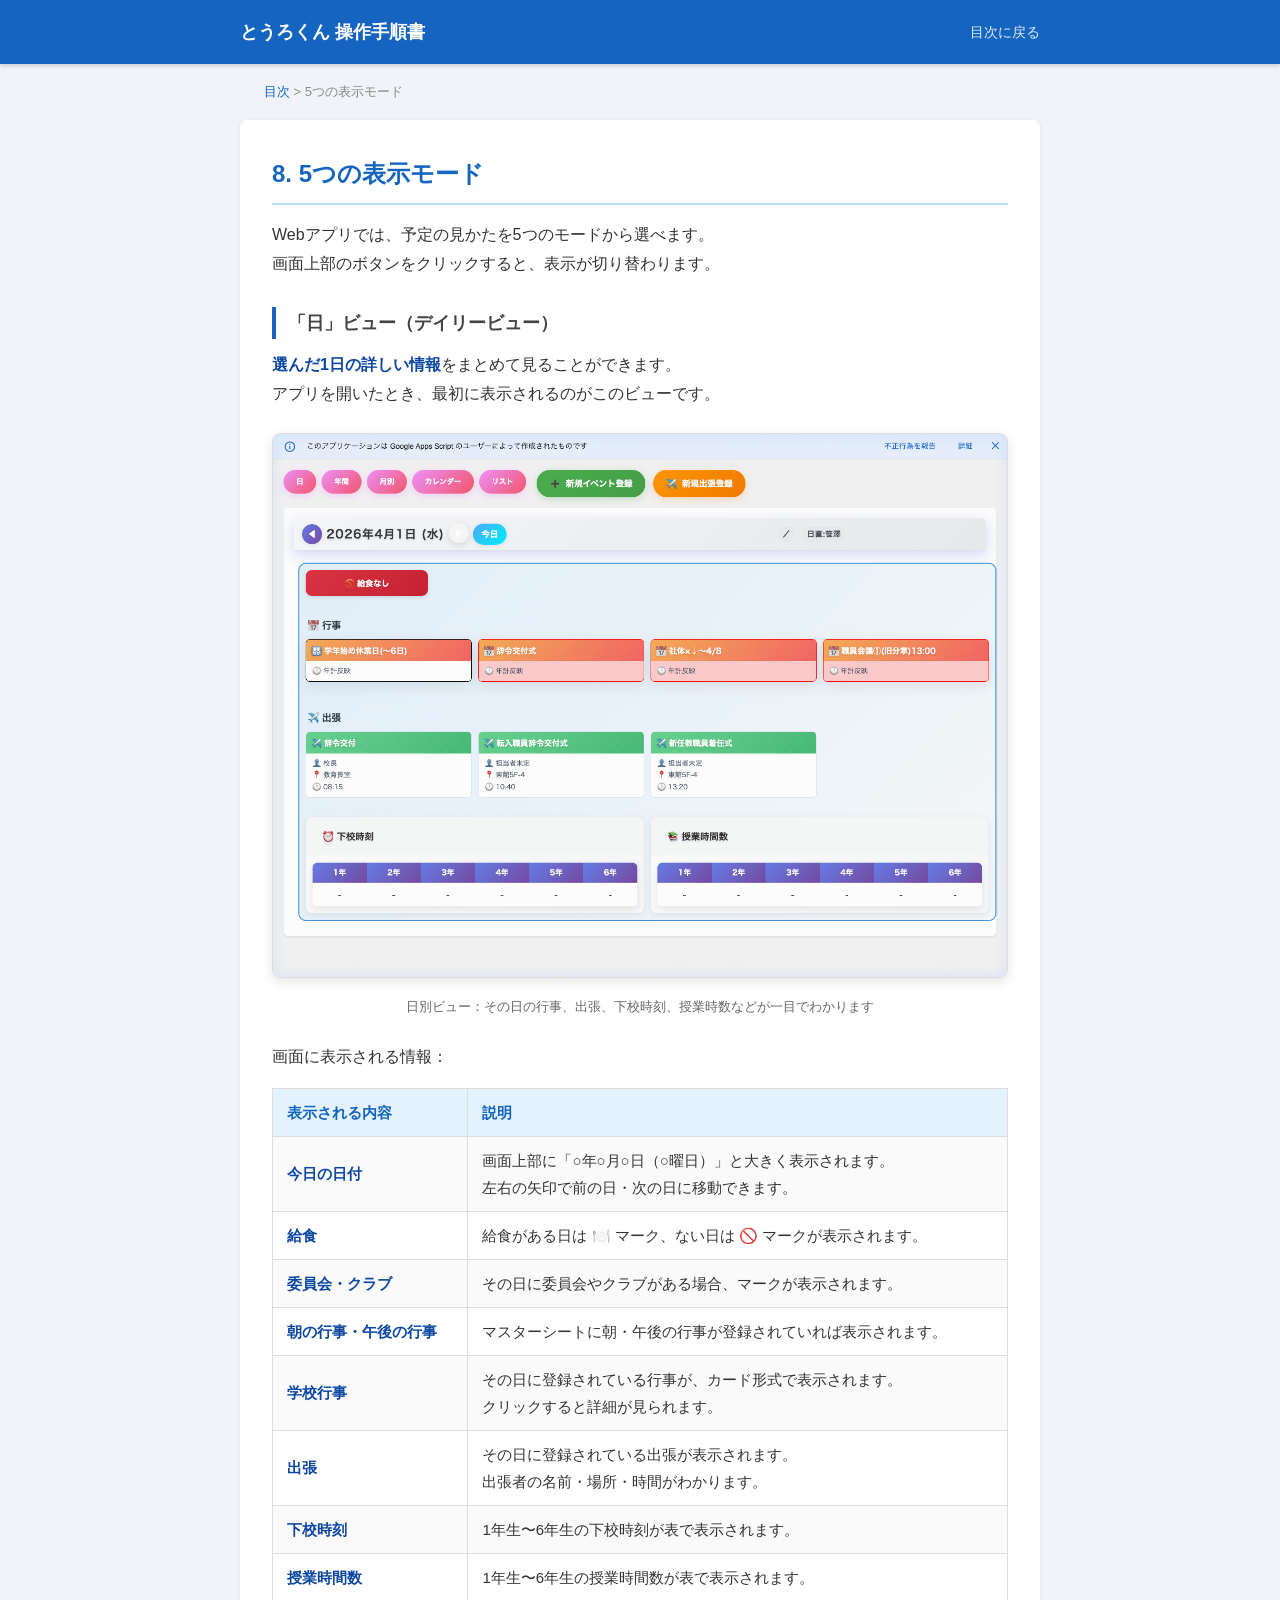
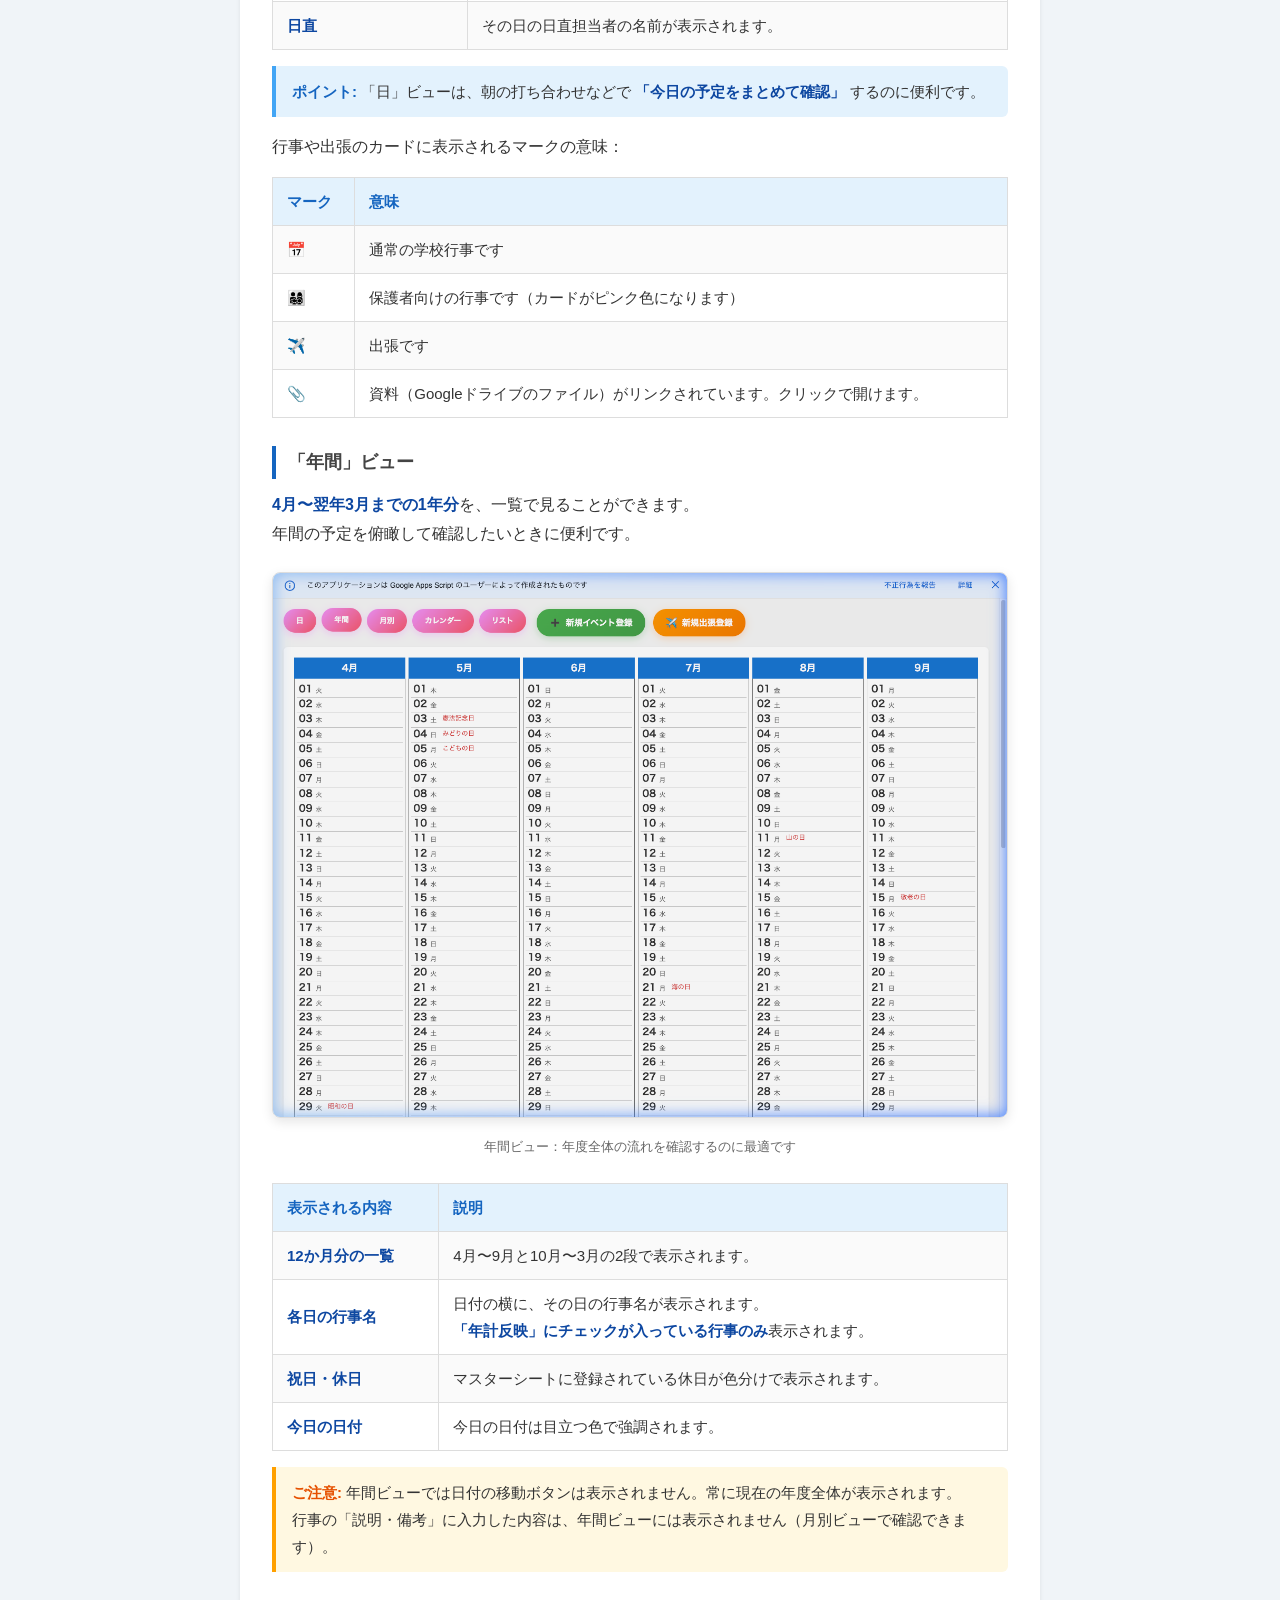
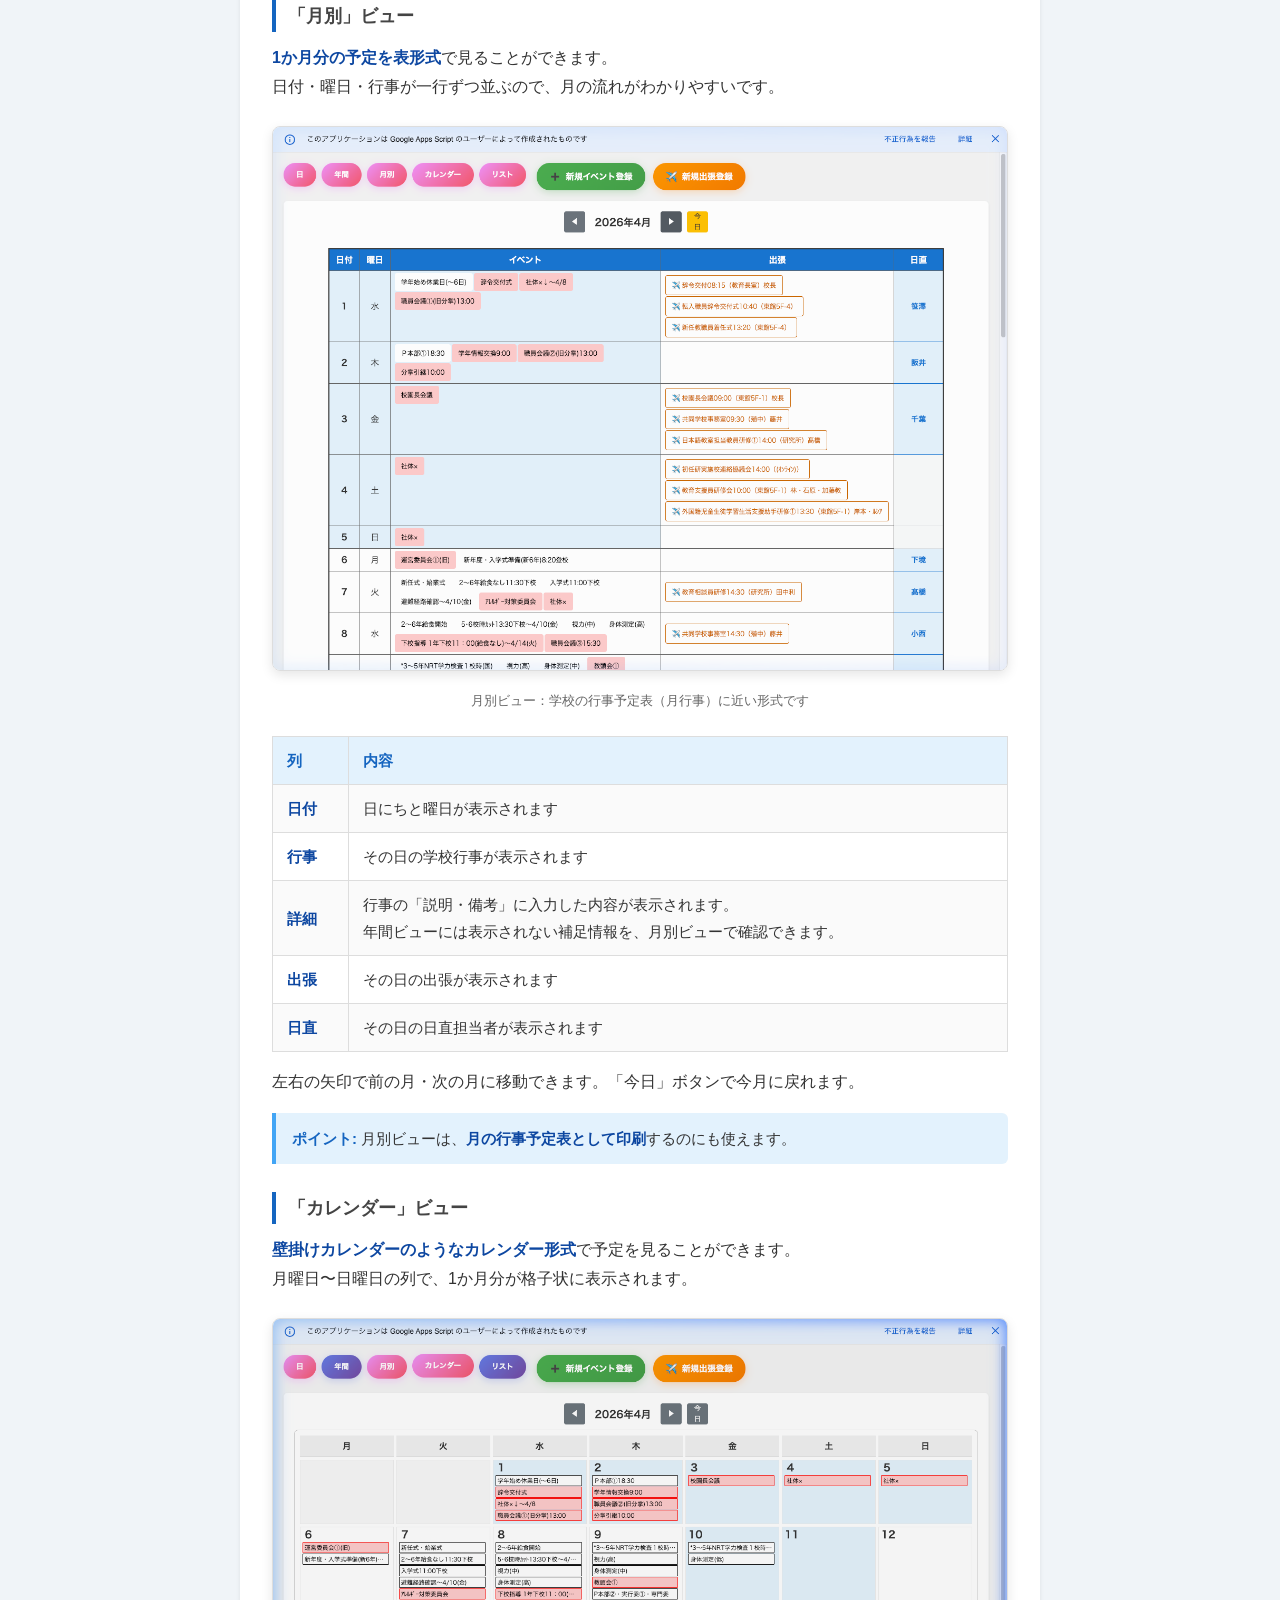
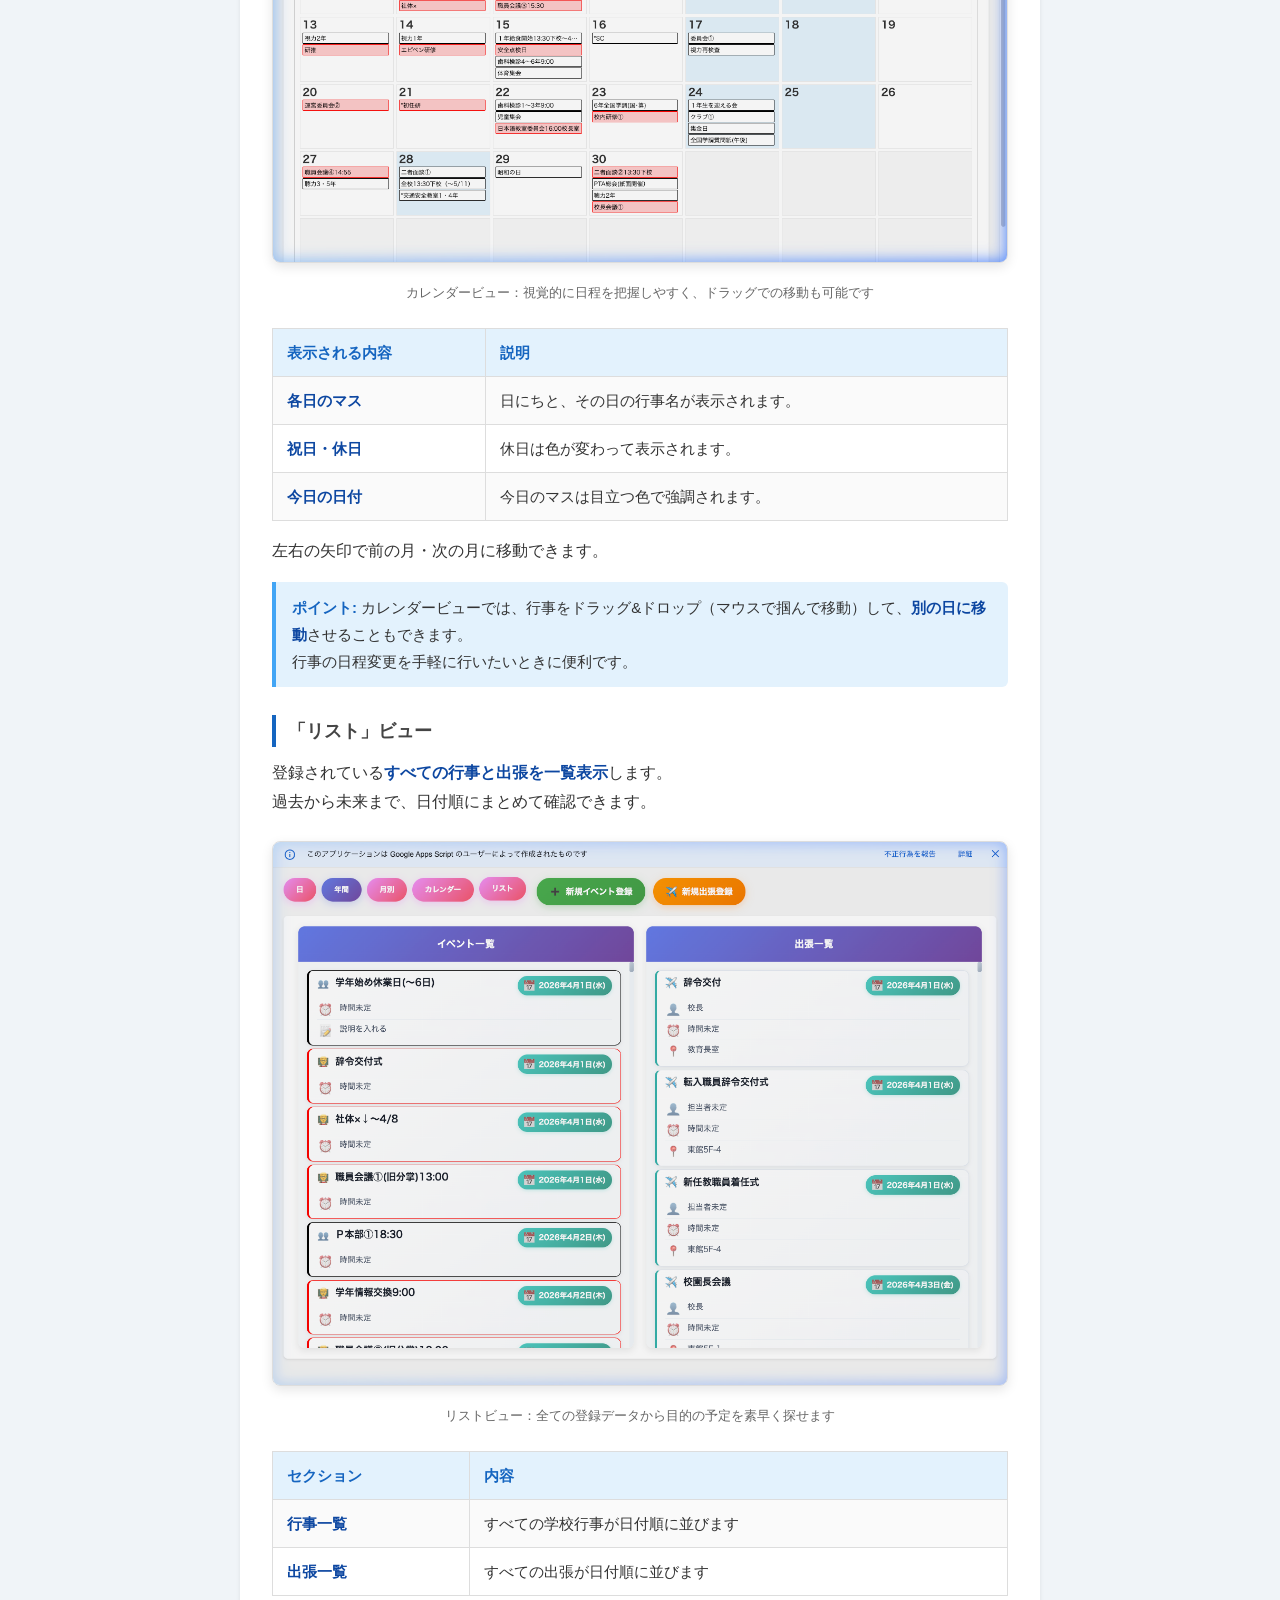
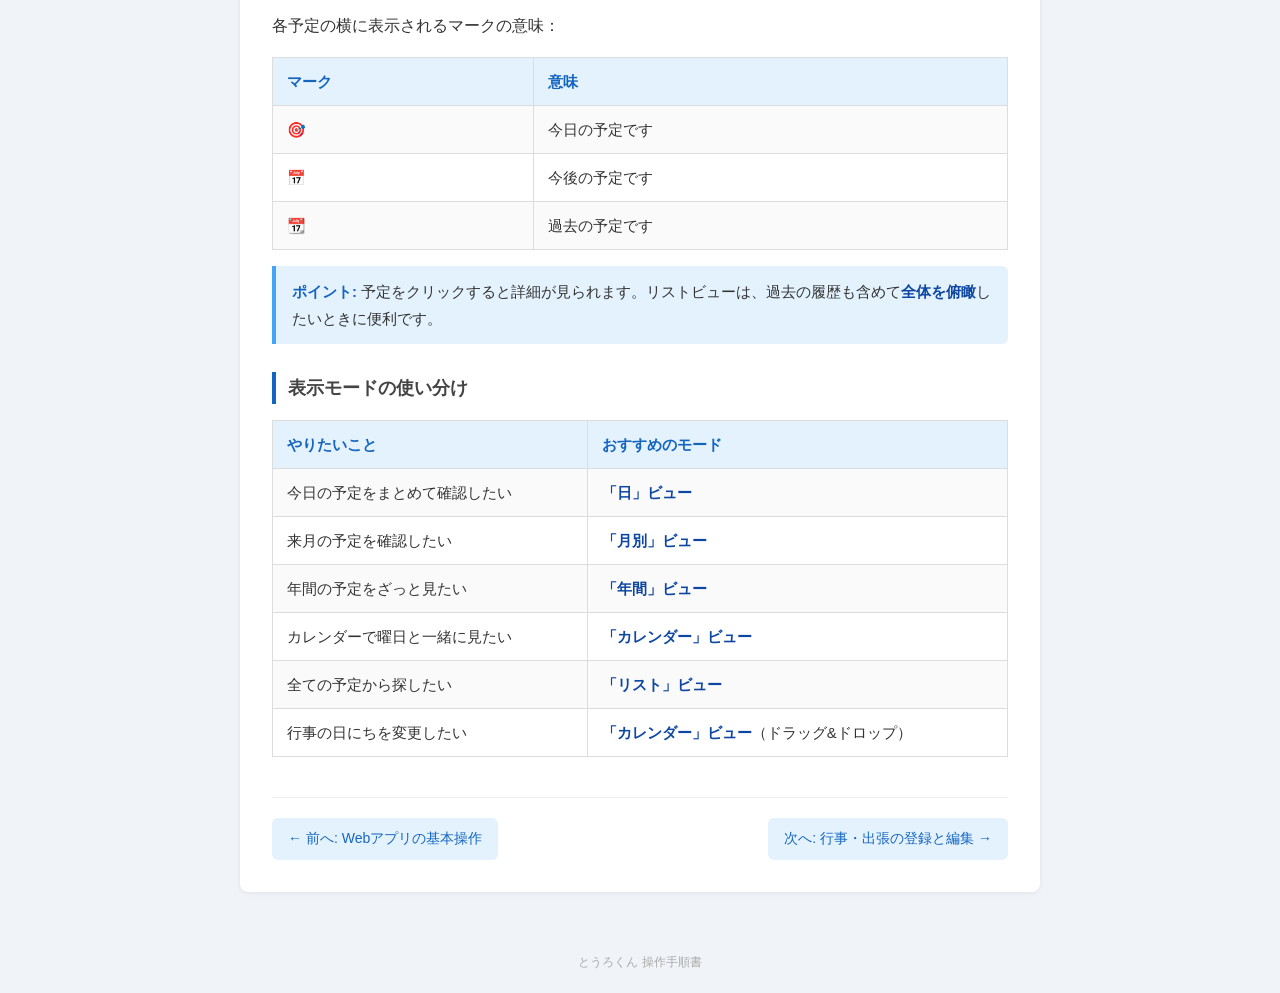
<file: webapp-views.html>
<!DOCTYPE html>
<html lang="ja">

<head>
  <meta charset="UTF-8">
  <meta name="viewport" content="width=device-width, initial-scale=1.0">
  <title>5つの表示モード - とうろくん 操作手順書</title>
  <link rel="stylesheet" href="style.css">
</head>

<body class="theme-web">
  <div class="header">
    <div class="header-inner">
      <h1><a href="index.html">とうろくん 操作手順書</a></h1>
      <nav class="header-nav">
        <a href="index.html">目次に戻る</a>
      </nav>
    </div>
  </div>

  <div class="breadcrumb"><a href="index.html">目次</a> &gt; 5つの表示モード</div>

  <div class="content">
    <h2>8. 5つの表示モード</h2>

    <p>
      Webアプリでは、予定の見かたを5つのモードから選べます。<br>
      画面上部のボタンをクリックすると、表示が切り替わります。
    </p>

    <!-- ============================================ -->
    <h3>「日」ビュー（デイリービュー）</h3>

    <p>
      <strong>選んだ1日の詳しい情報</strong>をまとめて見ることができます。<br>
      アプリを開いたとき、最初に表示されるのがこのビューです。
    </p>

    <div class="img-container">
      <img src="img/webapp_daily.png" alt="日別ビューの画面イメージ">
      <p class="img-caption">日別ビュー：その日の行事、出張、下校時刻、授業時数などが一目でわかります</p>
    </div>

    <p>画面に表示される情報：</p>

    <table>
      <tr>
        <th>表示される内容</th>
        <th>説明</th>
      </tr>
      <tr>
        <td><strong>今日の日付</strong></td>
        <td>画面上部に「○年○月○日（○曜日）」と大きく表示されます。<br>左右の矢印で前の日・次の日に移動できます。</td>
      </tr>
      <tr>
        <td><strong>給食</strong></td>
        <td>給食がある日は 🍽️ マーク、ない日は 🚫 マークが表示されます。</td>
      </tr>
      <tr>
        <td><strong>委員会・クラブ</strong></td>
        <td>その日に委員会やクラブがある場合、マークが表示されます。</td>
      </tr>
      <tr>
        <td><strong>朝の行事・午後の行事</strong></td>
        <td>マスターシートに朝・午後の行事が登録されていれば表示されます。</td>
      </tr>
      <tr>
        <td><strong>学校行事</strong></td>
        <td>その日に登録されている行事が、カード形式で表示されます。<br>クリックすると詳細が見られます。</td>
      </tr>
      <tr>
        <td><strong>出張</strong></td>
        <td>その日に登録されている出張が表示されます。<br>出張者の名前・場所・時間がわかります。</td>
      </tr>
      <tr>
        <td><strong>下校時刻</strong></td>
        <td>1年生〜6年生の下校時刻が表で表示されます。</td>
      </tr>
      <tr>
        <td><strong>授業時間数</strong></td>
        <td>1年生〜6年生の授業時間数が表で表示されます。</td>
      </tr>
      <tr>
        <td><strong>日直</strong></td>
        <td>その日の日直担当者の名前が表示されます。</td>
      </tr>
    </table>

    <div class="tip">
      「日」ビューは、朝の打ち合わせなどで <strong>「今日の予定をまとめて確認」</strong> するのに便利です。
    </div>

    <p>行事や出張のカードに表示されるマークの意味：</p>
    <table>
      <tr>
        <th>マーク</th>
        <th>意味</th>
      </tr>
      <tr>
        <td>📅</td>
        <td>通常の学校行事です</td>
      </tr>
      <tr>
        <td>👨‍👩‍👧‍👦</td>
        <td>保護者向けの行事です（カードがピンク色になります）</td>
      </tr>
      <tr>
        <td>✈️</td>
        <td>出張です</td>
      </tr>
      <tr>
        <td>📎</td>
        <td>資料（Googleドライブのファイル）がリンクされています。クリックで開けます。</td>
      </tr>
    </table>

    <!-- ============================================ -->
    <h3>「年間」ビュー</h3>

    <p>
      <strong>4月〜翌年3月までの1年分</strong>を、一覧で見ることができます。<br>
      年間の予定を俯瞰して確認したいときに便利です。
    </p>

    <div class="img-container">
      <img src="img/webapp_annual.png" alt="年間ビューの画面イメージ">
      <p class="img-caption">年間ビュー：年度全体の流れを確認するのに最適です</p>
    </div>

    <table>
      <tr>
        <th>表示される内容</th>
        <th>説明</th>
      </tr>
      <tr>
        <td><strong>12か月分の一覧</strong></td>
        <td>4月〜9月と10月〜3月の2段で表示されます。</td>
      </tr>
      <tr>
        <td><strong>各日の行事名</strong></td>
        <td>日付の横に、その日の行事名が表示されます。<br><strong>「年計反映」にチェックが入っている行事のみ</strong>表示されます。</td>
      </tr>
      <tr>
        <td><strong>祝日・休日</strong></td>
        <td>マスターシートに登録されている休日が色分けで表示されます。</td>
      </tr>
      <tr>
        <td><strong>今日の日付</strong></td>
        <td>今日の日付は目立つ色で強調されます。</td>
      </tr>
    </table>

    <div class="note">
      年間ビューでは日付の移動ボタンは表示されません。常に現在の年度全体が表示されます。<br>
      行事の「説明・備考」に入力した内容は、年間ビューには表示されません（月別ビューで確認できます）。
    </div>

    <!-- ============================================ -->
    <h3>「月別」ビュー</h3>

    <p>
      <strong>1か月分の予定を表形式</strong>で見ることができます。<br>
      日付・曜日・行事が一行ずつ並ぶので、月の流れがわかりやすいです。
    </p>

    <div class="img-container">
      <img src="img/webapp_monthly.png" alt="月別ビューの画面イメージ">
      <p class="img-caption">月別ビュー：学校の行事予定表（月行事）に近い形式です</p>
    </div>

    <table>
      <tr>
        <th>列</th>
        <th>内容</th>
      </tr>
      <tr>
        <td><strong>日付</strong></td>
        <td>日にちと曜日が表示されます</td>
      </tr>
      <tr>
        <td><strong>行事</strong></td>
        <td>その日の学校行事が表示されます</td>
      </tr>
      <tr>
        <td><strong>詳細</strong></td>
        <td>行事の「説明・備考」に入力した内容が表示されます。<br>年間ビューには表示されない補足情報を、月別ビューで確認できます。</td>
      </tr>
      <tr>
        <td><strong>出張</strong></td>
        <td>その日の出張が表示されます</td>
      </tr>
      <tr>
        <td><strong>日直</strong></td>
        <td>その日の日直担当者が表示されます</td>
      </tr>
    </table>

    <p>左右の矢印で前の月・次の月に移動できます。「今日」ボタンで今月に戻れます。</p>

    <div class="tip">
      月別ビューは、<strong>月の行事予定表として印刷</strong>するのにも使えます。
    </div>

    <!-- ============================================ -->
    <h3>「カレンダー」ビュー</h3>

    <p>
      <strong>壁掛けカレンダーのようなカレンダー形式</strong>で予定を見ることができます。<br>
      月曜日〜日曜日の列で、1か月分が格子状に表示されます。
    </p>

    <div class="img-container">
      <img src="img/webapp_calendar.png" alt="カレンダービューの画面イメージ">
      <p class="img-caption">カレンダービュー：視覚的に日程を把握しやすく、ドラッグでの移動も可能です</p>
    </div>

    <table>
      <tr>
        <th>表示される内容</th>
        <th>説明</th>
      </tr>
      <tr>
        <td><strong>各日のマス</strong></td>
        <td>日にちと、その日の行事名が表示されます。</td>
      </tr>
      <tr>
        <td><strong>祝日・休日</strong></td>
        <td>休日は色が変わって表示されます。</td>
      </tr>
      <tr>
        <td><strong>今日の日付</strong></td>
        <td>今日のマスは目立つ色で強調されます。</td>
      </tr>
    </table>

    <p>左右の矢印で前の月・次の月に移動できます。</p>

    <div class="tip">
      カレンダービューでは、行事をドラッグ&ドロップ（マウスで掴んで移動）して、<strong>別の日に移動</strong>させることもできます。<br>
      行事の日程変更を手軽に行いたいときに便利です。
    </div>

    <!-- ============================================ -->
    <h3>「リスト」ビュー</h3>

    <p>
      登録されている<strong>すべての行事と出張を一覧表示</strong>します。<br>
      過去から未来まで、日付順にまとめて確認できます。
    </p>

    <div class="img-container">
      <img src="img/webapp_list.png" alt="リストビューの画面イメージ">
      <p class="img-caption">リストビュー：全ての登録データから目的の予定を素早く探せます</p>
    </div>

    <table>
      <tr>
        <th>セクション</th>
        <th>内容</th>
      </tr>
      <tr>
        <td><strong>行事一覧</strong></td>
        <td>すべての学校行事が日付順に並びます</td>
      </tr>
      <tr>
        <td><strong>出張一覧</strong></td>
        <td>すべての出張が日付順に並びます</td>
      </tr>
    </table>

    <p>各予定の横に表示されるマークの意味：</p>
    <table>
      <tr>
        <th>マーク</th>
        <th>意味</th>
      </tr>
      <tr>
        <td>🎯</td>
        <td>今日の予定です</td>
      </tr>
      <tr>
        <td>📅</td>
        <td>今後の予定です</td>
      </tr>
      <tr>
        <td>📆</td>
        <td>過去の予定です</td>
      </tr>
    </table>

    <div class="tip">
      予定をクリックすると詳細が見られます。リストビューは、過去の履歴も含めて<strong>全体を俯瞰</strong>したいときに便利です。
    </div>

    <!-- ============================================ -->
    <h3>表示モードの使い分け</h3>

    <table>
      <tr>
        <th>やりたいこと</th>
        <th>おすすめのモード</th>
      </tr>
      <tr>
        <td>今日の予定をまとめて確認したい</td>
        <td><strong>「日」ビュー</strong></td>
      </tr>
      <tr>
        <td>来月の予定を確認したい</td>
        <td><strong>「月別」ビュー</strong></td>
      </tr>
      <tr>
        <td>年間の予定をざっと見たい</td>
        <td><strong>「年間」ビュー</strong></td>
      </tr>
      <tr>
        <td>カレンダーで曜日と一緒に見たい</td>
        <td><strong>「カレンダー」ビュー</strong></td>
      </tr>
      <tr>
        <td>全ての予定から探したい</td>
        <td><strong>「リスト」ビュー</strong></td>
      </tr>
      <tr>
        <td>行事の日にちを変更したい</td>
        <td><strong>「カレンダー」ビュー</strong>（ドラッグ&ドロップ）</td>
      </tr>
    </table>

    <div class="page-nav">
      <a href="webapp.html">&larr; 前へ: Webアプリの基本操作</a>
      <a href="webapp-manage.html">次へ: 行事・出張の登録と編集 &rarr;</a>
    </div>
  </div>

  <div class="footer">とうろくん 操作手順書</div>
</body>

</html>
</file>
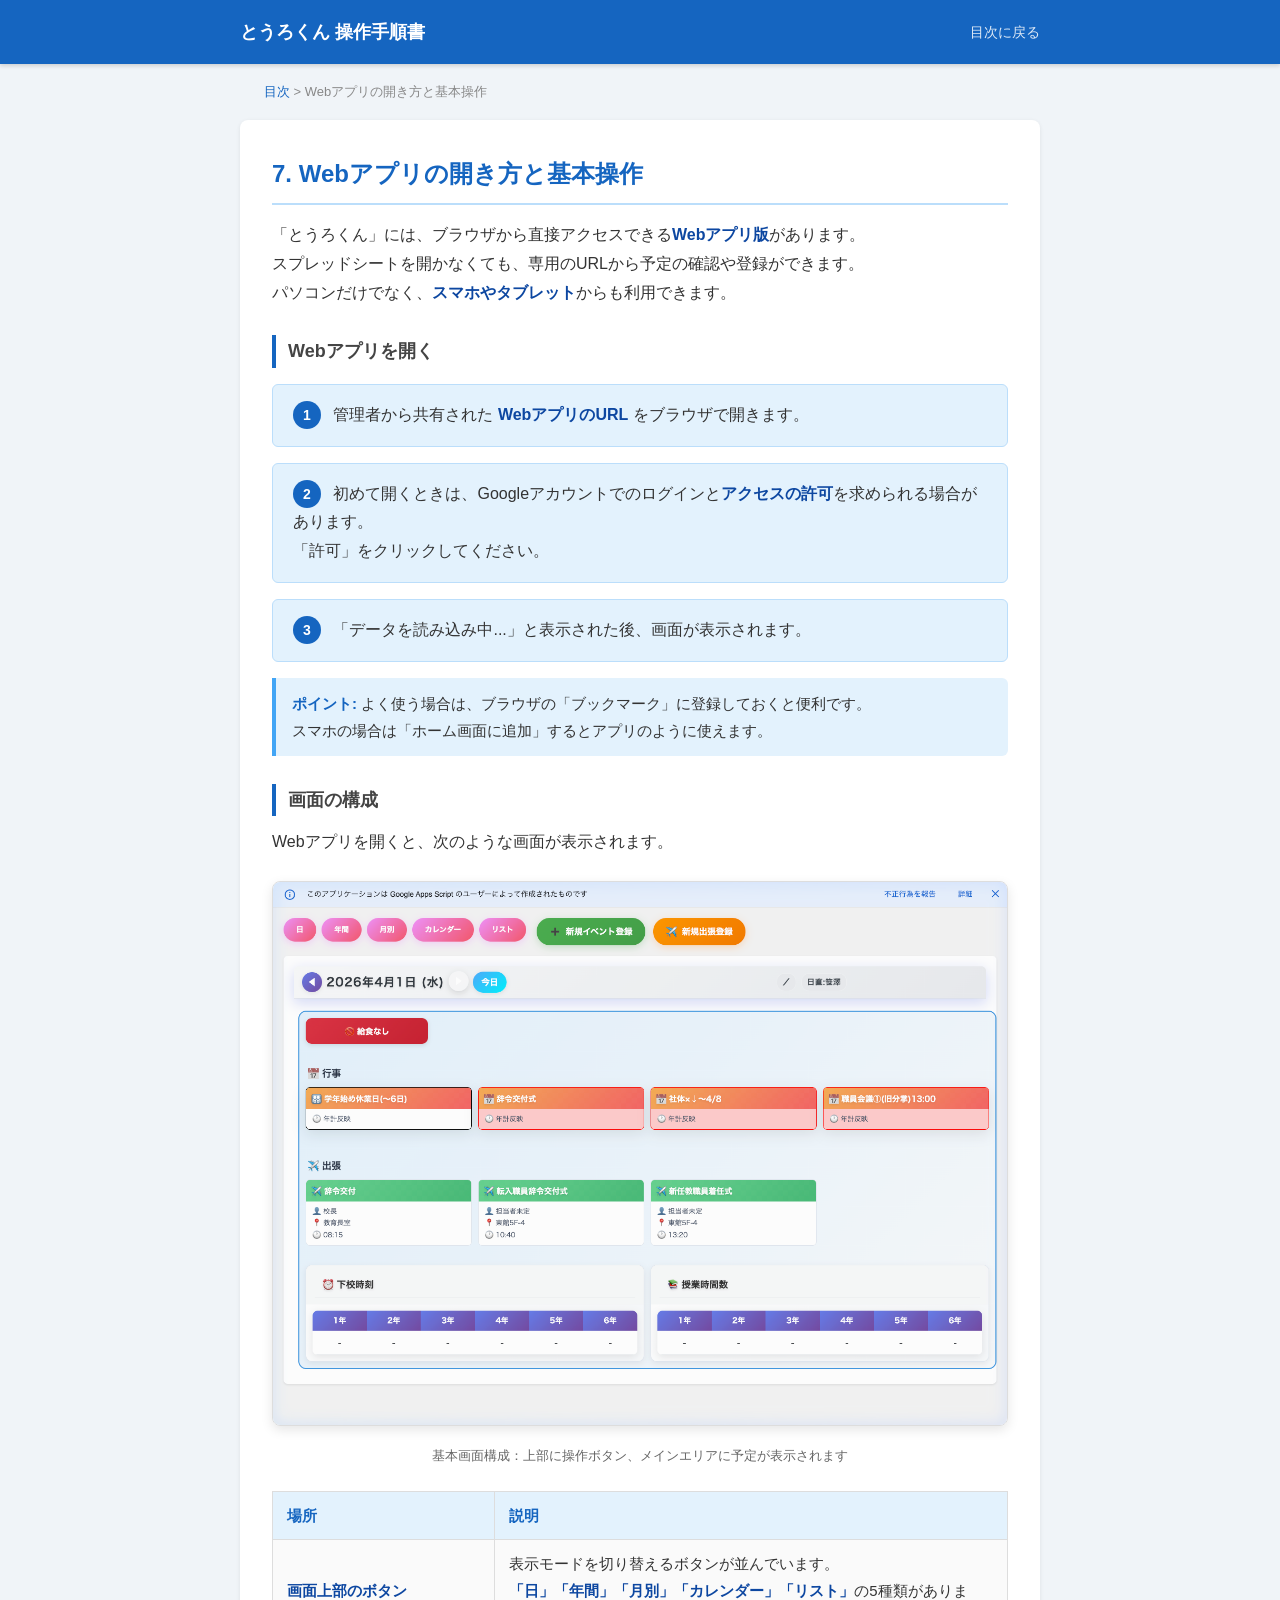
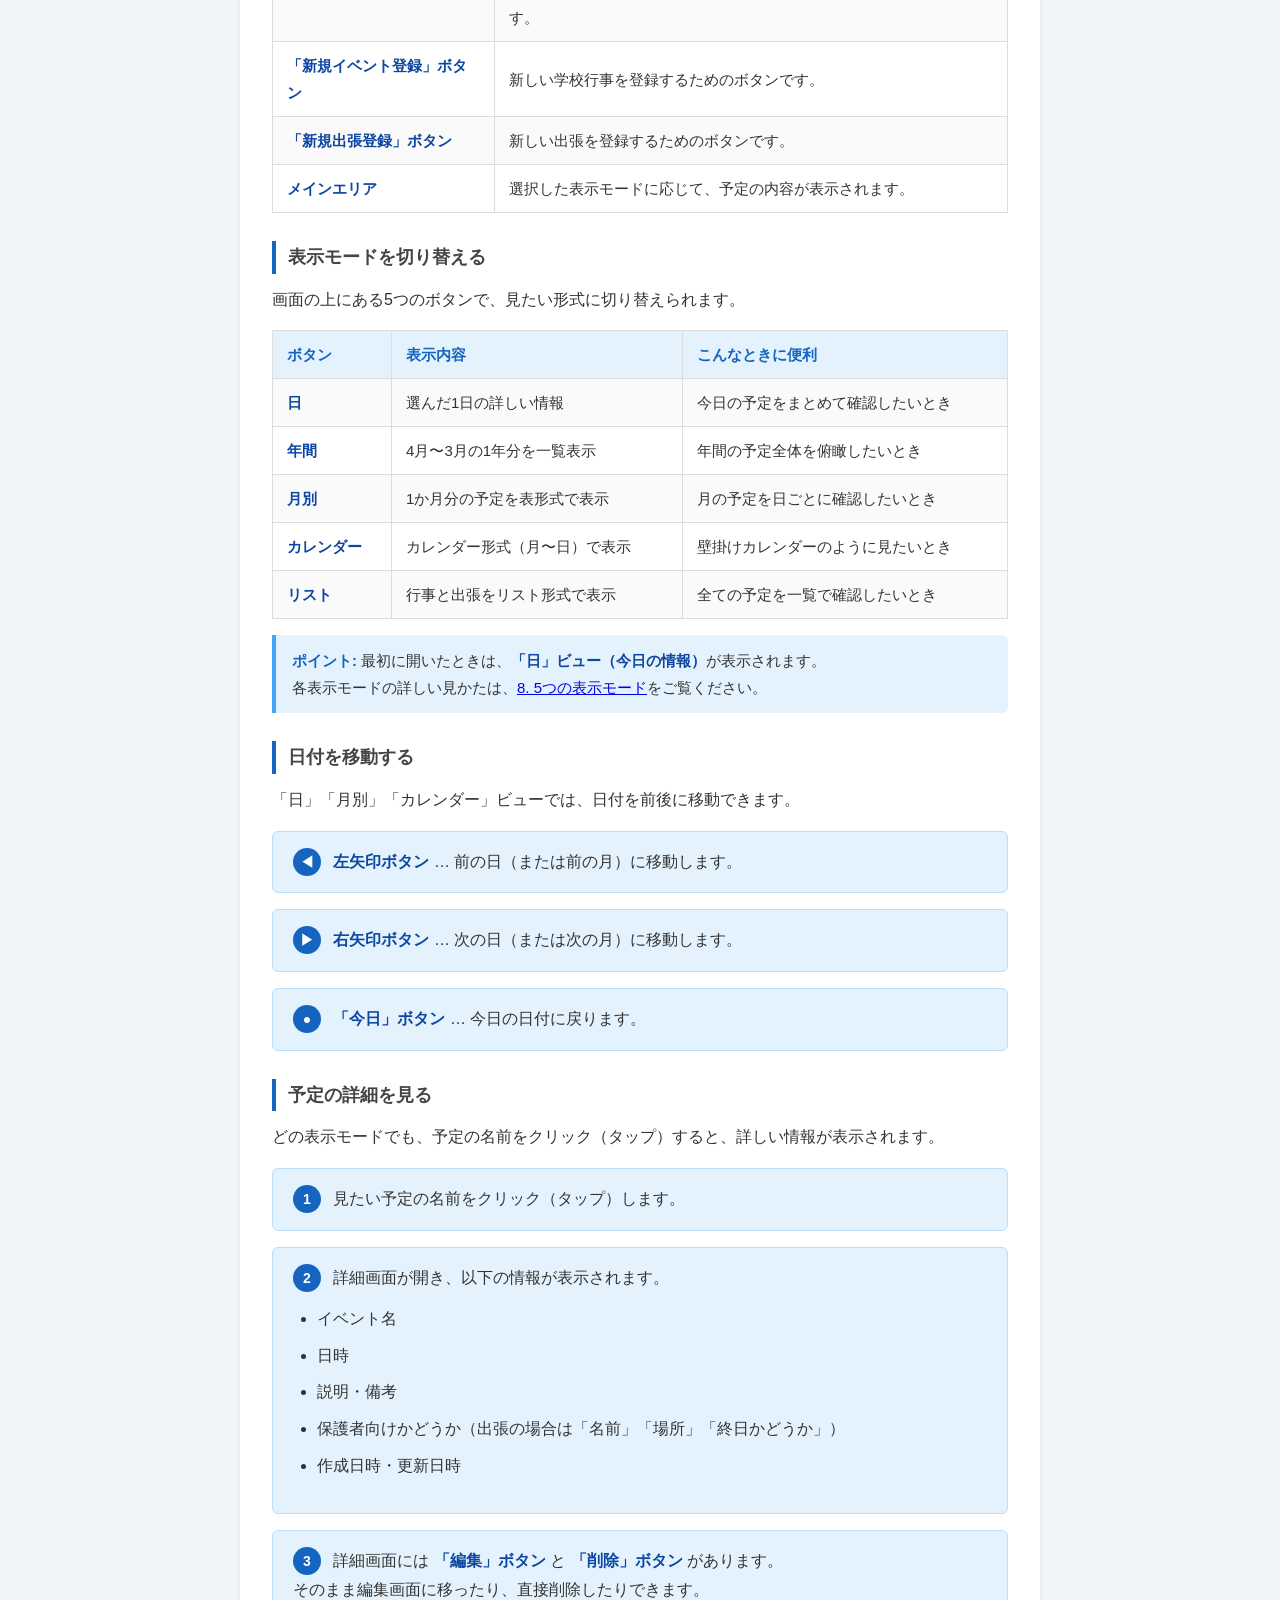
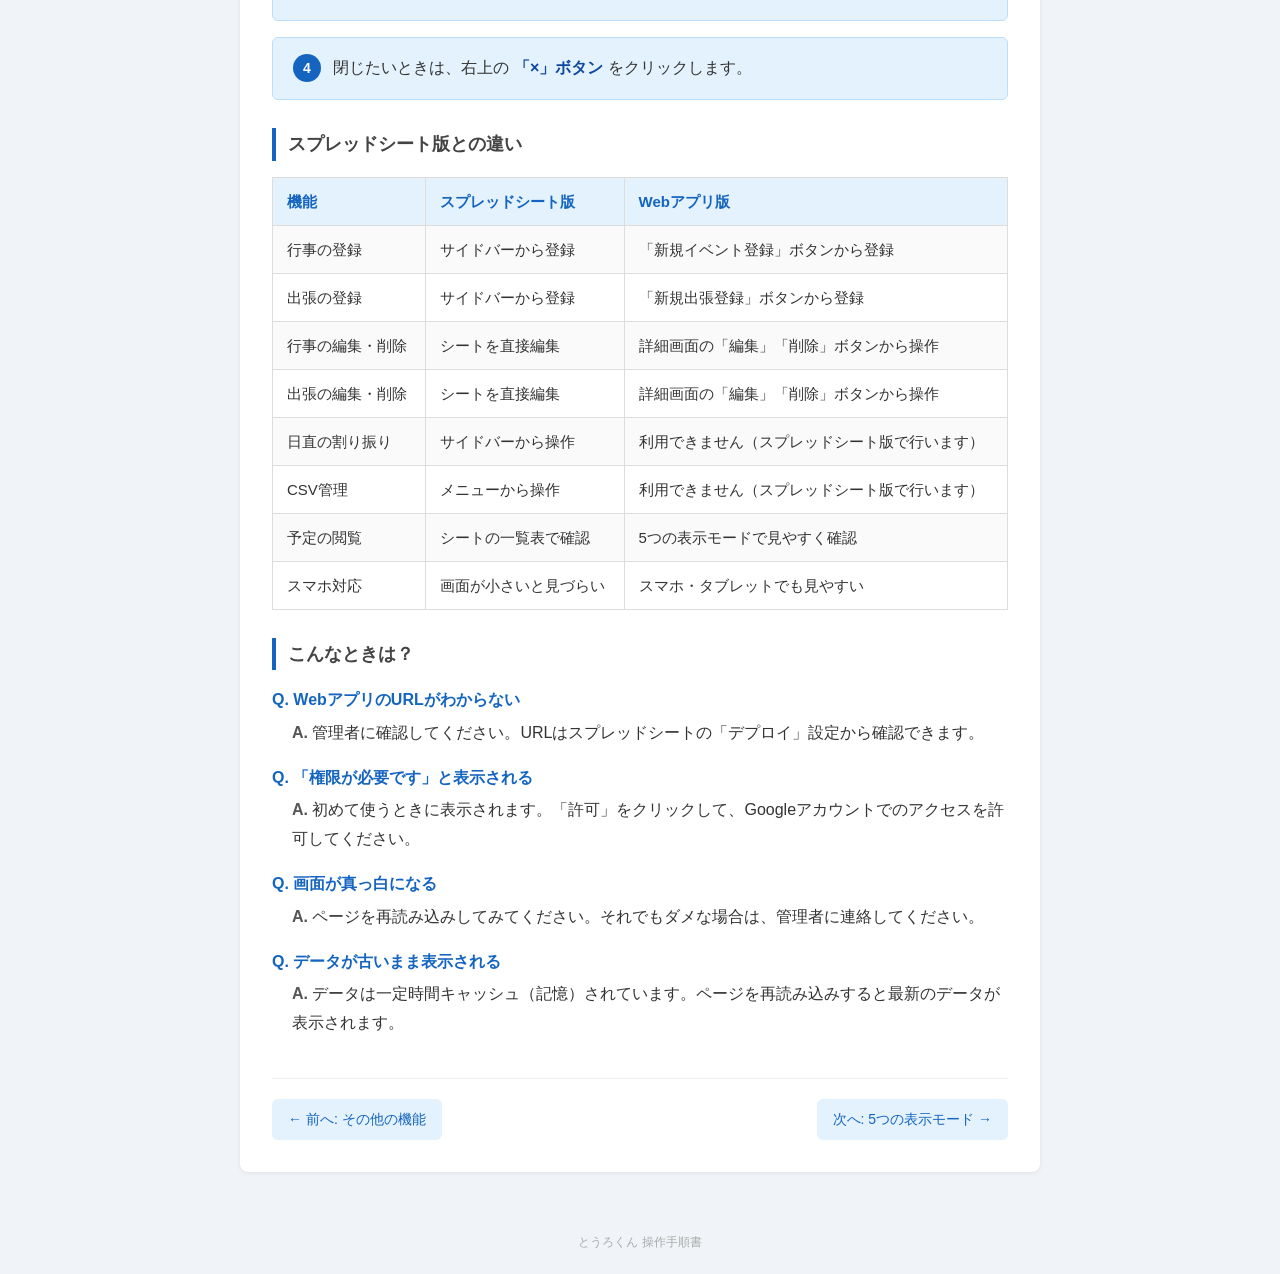
<file: webapp.html>
<!DOCTYPE html>
<html lang="ja">

<head>
  <meta charset="UTF-8">
  <meta name="viewport" content="width=device-width, initial-scale=1.0">
  <title>Webアプリの開き方と基本操作 - とうろくん 操作手順書</title>
  <link rel="stylesheet" href="style.css">
</head>

<body class="theme-web">
  <div class="header">
    <div class="header-inner">
      <h1><a href="index.html">とうろくん 操作手順書</a></h1>
      <nav class="header-nav">
        <a href="index.html">目次に戻る</a>
      </nav>
    </div>
  </div>

  <div class="breadcrumb"><a href="index.html">目次</a> &gt; Webアプリの開き方と基本操作</div>

  <div class="content">
    <h2>7. Webアプリの開き方と基本操作</h2>

    <p>
      「とうろくん」には、ブラウザから直接アクセスできる<strong>Webアプリ版</strong>があります。<br>
      スプレッドシートを開かなくても、専用のURLから予定の確認や登録ができます。<br>
      パソコンだけでなく、<strong>スマホやタブレット</strong>からも利用できます。
    </p>

    <!-- ============================================ -->
    <h3>Webアプリを開く</h3>

    <div class="step">
      <span class="step-number">1</span>
      管理者から共有された <strong>WebアプリのURL</strong> をブラウザで開きます。
    </div>
    <div class="step">
      <span class="step-number">2</span>
      初めて開くときは、Googleアカウントでのログインと<strong>アクセスの許可</strong>を求められる場合があります。<br>
      「許可」をクリックしてください。
    </div>
    <div class="step">
      <span class="step-number">3</span>
      「データを読み込み中...」と表示された後、画面が表示されます。
    </div>

    <div class="tip">
      よく使う場合は、ブラウザの「ブックマーク」に登録しておくと便利です。<br>
      スマホの場合は「ホーム画面に追加」するとアプリのように使えます。
    </div>

    <!-- ============================================ -->
    <h3>画面の構成</h3>

    <p>Webアプリを開くと、次のような画面が表示されます。</p>

    <div class="img-container">
      <img src="img/webapp_daily.png" alt="Webアプリの基本画面構成">
      <p class="img-caption">基本画面構成：上部に操作ボタン、メインエリアに予定が表示されます</p>
    </div>

    <table>
      <tr>
        <th>場所</th>
        <th>説明</th>
      </tr>
      <tr>
        <td><strong>画面上部のボタン</strong></td>
        <td>
          表示モードを切り替えるボタンが並んでいます。<br>
          <strong>「日」「年間」「月別」「カレンダー」「リスト」</strong>の5種類があります。
        </td>
      </tr>
      <tr>
        <td><strong>「新規イベント登録」ボタン</strong></td>
        <td>新しい学校行事を登録するためのボタンです。</td>
      </tr>
      <tr>
        <td><strong>「新規出張登録」ボタン</strong></td>
        <td>新しい出張を登録するためのボタンです。</td>
      </tr>
      <tr>
        <td><strong>メインエリア</strong></td>
        <td>選択した表示モードに応じて、予定の内容が表示されます。</td>
      </tr>
    </table>

    <!-- ============================================ -->
    <h3>表示モードを切り替える</h3>

    <p>画面の上にある5つのボタンで、見たい形式に切り替えられます。</p>

    <table>
      <tr>
        <th>ボタン</th>
        <th>表示内容</th>
        <th>こんなときに便利</th>
      </tr>
      <tr>
        <td><strong>日</strong></td>
        <td>選んだ1日の詳しい情報</td>
        <td>今日の予定をまとめて確認したいとき</td>
      </tr>
      <tr>
        <td><strong>年間</strong></td>
        <td>4月〜3月の1年分を一覧表示</td>
        <td>年間の予定全体を俯瞰したいとき</td>
      </tr>
      <tr>
        <td><strong>月別</strong></td>
        <td>1か月分の予定を表形式で表示</td>
        <td>月の予定を日ごとに確認したいとき</td>
      </tr>
      <tr>
        <td><strong>カレンダー</strong></td>
        <td>カレンダー形式（月〜日）で表示</td>
        <td>壁掛けカレンダーのように見たいとき</td>
      </tr>
      <tr>
        <td><strong>リスト</strong></td>
        <td>行事と出張をリスト形式で表示</td>
        <td>全ての予定を一覧で確認したいとき</td>
      </tr>
    </table>

    <div class="tip">
      最初に開いたときは、<strong>「日」ビュー（今日の情報）</strong>が表示されます。<br>
      各表示モードの詳しい見かたは、<a href="webapp-views.html">8. 5つの表示モード</a>をご覧ください。
    </div>

    <!-- ============================================ -->
    <h3>日付を移動する</h3>

    <p>「日」「月別」「カレンダー」ビューでは、日付を前後に移動できます。</p>

    <div class="step">
      <span class="step-number">◀</span>
      <strong>左矢印ボタン</strong> … 前の日（または前の月）に移動します。
    </div>
    <div class="step">
      <span class="step-number">▶</span>
      <strong>右矢印ボタン</strong> … 次の日（または次の月）に移動します。
    </div>
    <div class="step">
      <span class="step-number">●</span>
      <strong>「今日」ボタン</strong> … 今日の日付に戻ります。
    </div>

    <!-- ============================================ -->
    <h3>予定の詳細を見る</h3>

    <p>どの表示モードでも、予定の名前をクリック（タップ）すると、詳しい情報が表示されます。</p>

    <div class="step">
      <span class="step-number">1</span>
      見たい予定の名前をクリック（タップ）します。
    </div>
    <div class="step">
      <span class="step-number">2</span>
      詳細画面が開き、以下の情報が表示されます。
      <ul>
        <li>イベント名</li>
        <li>日時</li>
        <li>説明・備考</li>
        <li>保護者向けかどうか（出張の場合は「名前」「場所」「終日かどうか」）</li>
        <li>作成日時・更新日時</li>
      </ul>
    </div>
    <div class="step">
      <span class="step-number">3</span>
      詳細画面には <strong>「編集」ボタン</strong> と <strong>「削除」ボタン</strong> があります。<br>
      そのまま編集画面に移ったり、直接削除したりできます。
    </div>
    <div class="step">
      <span class="step-number">4</span>
      閉じたいときは、右上の <strong>「×」ボタン</strong> をクリックします。
    </div>

    <!-- ============================================ -->
    <h3>スプレッドシート版との違い</h3>

    <table>
      <tr>
        <th>機能</th>
        <th>スプレッドシート版</th>
        <th>Webアプリ版</th>
      </tr>
      <tr>
        <td>行事の登録</td>
        <td>サイドバーから登録</td>
        <td>「新規イベント登録」ボタンから登録</td>
      </tr>
      <tr>
        <td>出張の登録</td>
        <td>サイドバーから登録</td>
        <td>「新規出張登録」ボタンから登録</td>
      </tr>
      <tr>
        <td>行事の編集・削除</td>
        <td>シートを直接編集</td>
        <td>詳細画面の「編集」「削除」ボタンから操作</td>
      </tr>
      <tr>
        <td>出張の編集・削除</td>
        <td>シートを直接編集</td>
        <td>詳細画面の「編集」「削除」ボタンから操作</td>
      </tr>
      <tr>
        <td>日直の割り振り</td>
        <td>サイドバーから操作</td>
        <td>利用できません（スプレッドシート版で行います）</td>
      </tr>
      <tr>
        <td>CSV管理</td>
        <td>メニューから操作</td>
        <td>利用できません（スプレッドシート版で行います）</td>
      </tr>
      <tr>
        <td>予定の閲覧</td>
        <td>シートの一覧表で確認</td>
        <td>5つの表示モードで見やすく確認</td>
      </tr>
      <tr>
        <td>スマホ対応</td>
        <td>画面が小さいと見づらい</td>
        <td>スマホ・タブレットでも見やすい</td>
      </tr>
    </table>

    <!-- ============================================ -->
    <h3>こんなときは？</h3>

    <dl class="qa">
      <dt>WebアプリのURLがわからない</dt>
      <dd>管理者に確認してください。URLはスプレッドシートの「デプロイ」設定から確認できます。</dd>

      <dt>「権限が必要です」と表示される</dt>
      <dd>初めて使うときに表示されます。「許可」をクリックして、Googleアカウントでのアクセスを許可してください。</dd>

      <dt>画面が真っ白になる</dt>
      <dd>ページを再読み込みしてみてください。それでもダメな場合は、管理者に連絡してください。</dd>

      <dt>データが古いまま表示される</dt>
      <dd>データは一定時間キャッシュ（記憶）されています。ページを再読み込みすると最新のデータが表示されます。</dd>
    </dl>

    <div class="page-nav">
      <a href="other.html">&larr; 前へ: その他の機能</a>
      <a href="webapp-views.html">次へ: 5つの表示モード &rarr;</a>
    </div>
  </div>

  <div class="footer">とうろくん 操作手順書</div>
</body>

</html>
</file>
<file: style.css>
/* とうろくん 操作手順書 共通スタイル */

* {
  margin: 0;
  padding: 0;
  box-sizing: border-box;
}

body {
  font-family: "Hiragino Kaku Gothic ProN", "Noto Sans JP", "Meiryo", sans-serif;
  color: #333;
  background: #f5f5f5;
  line-height: 1.8;
  font-size: 16px;
}

/* ヘッダー */
.header {
  background: #2e7d32;
  color: #fff;
  padding: 16px 24px;
  position: sticky;
  top: 0;
  z-index: 100;
  box-shadow: 0 2px 4px rgba(0,0,0,0.15);
}
.header a {
  color: #fff;
  text-decoration: none;
}
.header-inner {
  max-width: 800px;
  margin: 0 auto;
  display: flex;
  align-items: center;
  justify-content: space-between;
}
.header h1 {
  font-size: 18px;
  font-weight: bold;
}
.header-nav {
  font-size: 14px;
}
.header-nav a {
  margin-left: 16px;
  opacity: 0.85;
}
.header-nav a:hover {
  opacity: 1;
  text-decoration: underline;
}

/* パンくずリスト */
.breadcrumb {
  max-width: 800px;
  margin: 16px auto 0;
  padding: 0 24px;
  font-size: 13px;
  color: #888;
}
.breadcrumb a {
  color: #2e7d32;
  text-decoration: none;
}
.breadcrumb a:hover {
  text-decoration: underline;
}

/* メインコンテンツ */
.content {
  max-width: 800px;
  margin: 16px auto 40px;
  padding: 32px;
  background: #fff;
  border-radius: 8px;
  box-shadow: 0 1px 4px rgba(0,0,0,0.08);
}

/* 見出し */
.content h2 {
  font-size: 24px;
  color: #2e7d32;
  margin-top: 40px;
  margin-bottom: 16px;
  padding-bottom: 8px;
  border-bottom: 2px solid #c8e6c9;
}
.content h2:first-child {
  margin-top: 0;
}
.content h3 {
  font-size: 18px;
  color: #444;
  margin-top: 28px;
  margin-bottom: 12px;
  padding-left: 12px;
  border-left: 4px solid #2e7d32;
}

/* 段落 */
.content p {
  margin-bottom: 14px;
}

/* リスト */
.content ol,
.content ul {
  margin: 12px 0 16px 24px;
}
.content li {
  margin-bottom: 8px;
}

/* 強調 */
.content strong {
  color: #1b5e20;
}

/* 手順ステップ */
.step {
  background: #f9fbe7;
  border: 1px solid #dcedc8;
  border-radius: 6px;
  padding: 16px 20px;
  margin: 16px 0;
}
.step-number {
  display: inline-block;
  background: #2e7d32;
  color: #fff;
  width: 28px;
  height: 28px;
  border-radius: 50%;
  text-align: center;
  line-height: 28px;
  font-size: 14px;
  font-weight: bold;
  margin-right: 8px;
}

/* 注意ボックス */
.note {
  background: #fff8e1;
  border-left: 4px solid #ffa000;
  padding: 12px 16px;
  margin: 16px 0;
  border-radius: 0 6px 6px 0;
  font-size: 15px;
}
.note::before {
  content: "ご注意: ";
  font-weight: bold;
  color: #e65100;
}

/* ヒントボックス */
.tip {
  background: #e8f5e9;
  border-left: 4px solid #4caf50;
  padding: 12px 16px;
  margin: 16px 0;
  border-radius: 0 6px 6px 0;
  font-size: 15px;
}
.tip::before {
  content: "ポイント: ";
  font-weight: bold;
  color: #2e7d32;
}

/* テーブル */
.content table {
  width: 100%;
  border-collapse: collapse;
  margin: 16px 0;
  font-size: 15px;
}
.content th,
.content td {
  padding: 10px 14px;
  border: 1px solid #ddd;
  text-align: left;
}
.content th {
  background: #e8f5e9;
  color: #2e7d32;
  font-weight: bold;
  white-space: nowrap;
}
.content tr:nth-child(even) {
  background: #fafafa;
}

/* インデックスページ用カード */
.card-grid {
  display: grid;
  grid-template-columns: 1fr 1fr;
  gap: 16px;
  margin: 24px 0;
}
.card {
  display: block;
  background: #fff;
  border: 1px solid #ddd;
  border-radius: 8px;
  padding: 20px;
  text-decoration: none;
  color: #333;
  transition: box-shadow 0.2s, border-color 0.2s;
}
.card:hover {
  border-color: #2e7d32;
  box-shadow: 0 4px 12px rgba(0,0,0,0.1);
}
.card-number {
  display: inline-block;
  background: #2e7d32;
  color: #fff;
  width: 32px;
  height: 32px;
  border-radius: 50%;
  text-align: center;
  line-height: 32px;
  font-size: 15px;
  font-weight: bold;
  margin-bottom: 8px;
}
.card-title {
  font-size: 17px;
  font-weight: bold;
  color: #2e7d32;
  margin-bottom: 6px;
}
.card-desc {
  font-size: 13px;
  color: #777;
  line-height: 1.5;
}

/* Q&A */
.qa {
  margin: 16px 0;
}
.qa dt {
  font-weight: bold;
  color: #2e7d32;
  margin-top: 16px;
  margin-bottom: 4px;
}
.qa dt::before {
  content: "Q. ";
}
.qa dd {
  padding-left: 20px;
  margin-bottom: 8px;
}
.qa dd::before {
  content: "A. ";
  font-weight: bold;
  color: #555;
}

/* ページナビゲーション */
.page-nav {
  display: flex;
  justify-content: space-between;
  margin-top: 40px;
  padding-top: 20px;
  border-top: 1px solid #eee;
}
.page-nav a {
  display: inline-block;
  padding: 8px 16px;
  background: #e8f5e9;
  color: #2e7d32;
  text-decoration: none;
  border-radius: 6px;
  font-size: 14px;
}
.page-nav a:hover {
  background: #c8e6c9;
}

/* ===========================
   インデックス: タブ切り替え
   =========================== */
.version-tabs {
  display: flex;
  gap: 0;
  margin-top: 32px;
}
.version-tab {
  flex: 1;
  padding: 14px 0;
  text-align: center;
  font-size: 16px;
  font-weight: bold;
  cursor: pointer;
  border: 2px solid #ddd;
  border-bottom: none;
  border-radius: 10px 10px 0 0;
  background: #f5f5f5;
  color: #999;
  transition: all 0.2s;
  position: relative;
  top: 2px;
}
.version-tab .tab-icon {
  display: block;
  font-size: 24px;
  margin-bottom: 2px;
}
.version-tab .tab-sub {
  display: block;
  font-size: 11px;
  font-weight: normal;
  margin-top: 2px;
}

/* スプレッドシート版タブ: 緑系 */
.version-tab.tab-ss.active {
  background: #fff;
  color: #2e7d32;
  border-color: #2e7d32;
  z-index: 2;
}
/* Webアプリ版タブ: 青系 */
.version-tab.tab-web.active {
  background: #fff;
  color: #1565c0;
  border-color: #1565c0;
  z-index: 2;
}

/* タブコンテンツ */
.tab-content {
  display: none;
  border: 2px solid #ddd;
  border-radius: 0 0 10px 10px;
  padding: 28px 24px;
  background: #fff;
  margin-bottom: 32px;
}
.tab-content.active {
  display: block;
}
.tab-content.tab-ss-content {
  border-color: #2e7d32;
}
.tab-content.tab-web-content {
  border-color: #1565c0;
}

/* タブ内見出し */
.tab-content .tab-heading {
  font-size: 20px;
  font-weight: bold;
  margin-bottom: 6px;
}
.tab-content .tab-heading-desc {
  font-size: 14px;
  color: #777;
  margin-bottom: 20px;
}
.tab-ss-content .tab-heading { color: #2e7d32; }
.tab-web-content .tab-heading { color: #1565c0; }

/* Webアプリ版カード: 青系 */
.tab-web-content .card:hover {
  border-color: #1565c0;
}
.tab-web-content .card-number {
  background: #1565c0;
}
.tab-web-content .card-title {
  color: #1565c0;
}

/* 版の説明ボックス */
.version-intro {
  display: flex;
  gap: 20px;
  margin: 24px 0;
}
.version-intro-box {
  flex: 1;
  padding: 20px;
  border-radius: 10px;
  text-align: center;
}
.version-intro-box .vi-icon {
  font-size: 36px;
  margin-bottom: 8px;
}
.version-intro-box .vi-title {
  font-size: 17px;
  font-weight: bold;
  margin-bottom: 6px;
}
.version-intro-box .vi-desc {
  font-size: 13px;
  line-height: 1.6;
}
.version-intro-box.vi-ss {
  background: #e8f5e9;
  border: 1px solid #c8e6c9;
}
.version-intro-box.vi-ss .vi-title { color: #2e7d32; }
.version-intro-box.vi-web {
  background: #e3f2fd;
  border: 1px solid #bbdefb;
}
.version-intro-box.vi-web .vi-title { color: #1565c0; }

/* ===========================
   Webアプリ版テーマ（青系）
   body.theme-web で全体を青ベースに切り替え
   =========================== */
body.theme-web {
  background: #f0f4f8;
}
.theme-web .header {
  background: #1565c0;
}
.theme-web .breadcrumb a {
  color: #1565c0;
}
.theme-web .content h2 {
  color: #1565c0;
  border-bottom-color: #bbdefb;
}
.theme-web .content h3 {
  border-left-color: #1565c0;
}
.theme-web .content strong {
  color: #0d47a1;
}
.theme-web .content th {
  background: #e3f2fd;
  color: #1565c0;
}
.theme-web .step {
  background: #e3f2fd;
  border-color: #bbdefb;
}
.theme-web .step-number {
  background: #1565c0;
}
.theme-web .tip {
  background: #e3f2fd;
  border-left-color: #42a5f5;
}
.theme-web .tip::before {
  color: #1565c0;
}
.theme-web .qa dt {
  color: #1565c0;
}
.theme-web .page-nav a {
  background: #e3f2fd;
  color: #1565c0;
}
.theme-web .page-nav a:hover {
  background: #bbdefb;
}

/* 画像 */
.img-container {
  text-align: center;
  margin: 24px 0;
}
.img-container img {
  max-width: 100%;
  height: auto;
  border-radius: 8px;
  border: 1px solid #ddd;
  box-shadow: 0 4px 12px rgba(0,0,0,0.1);
}
.img-caption {
  font-size: 13px;
  color: #666;
  margin-top: 8px;
}
.content img {
  max-width: 100%;
  height: auto;
}

/* フッター */
.footer {
  text-align: center;
  padding: 20px;
  font-size: 12px;
  color: #aaa;
}

/* レスポンシブ */
@media (max-width: 600px) {
  .content {
    margin: 8px;
    padding: 20px;
  }
  .card-grid {
    grid-template-columns: 1fr;
  }
  .header-inner {
    flex-direction: column;
    gap: 8px;
  }
  .version-intro {
    flex-direction: column;
  }
  .version-tab {
    font-size: 14px;
    padding: 10px 0;
  }
  .version-tab .tab-icon {
    font-size: 20px;
  }
  .tab-content {
    padding: 20px 16px;
  }
}
</file>
